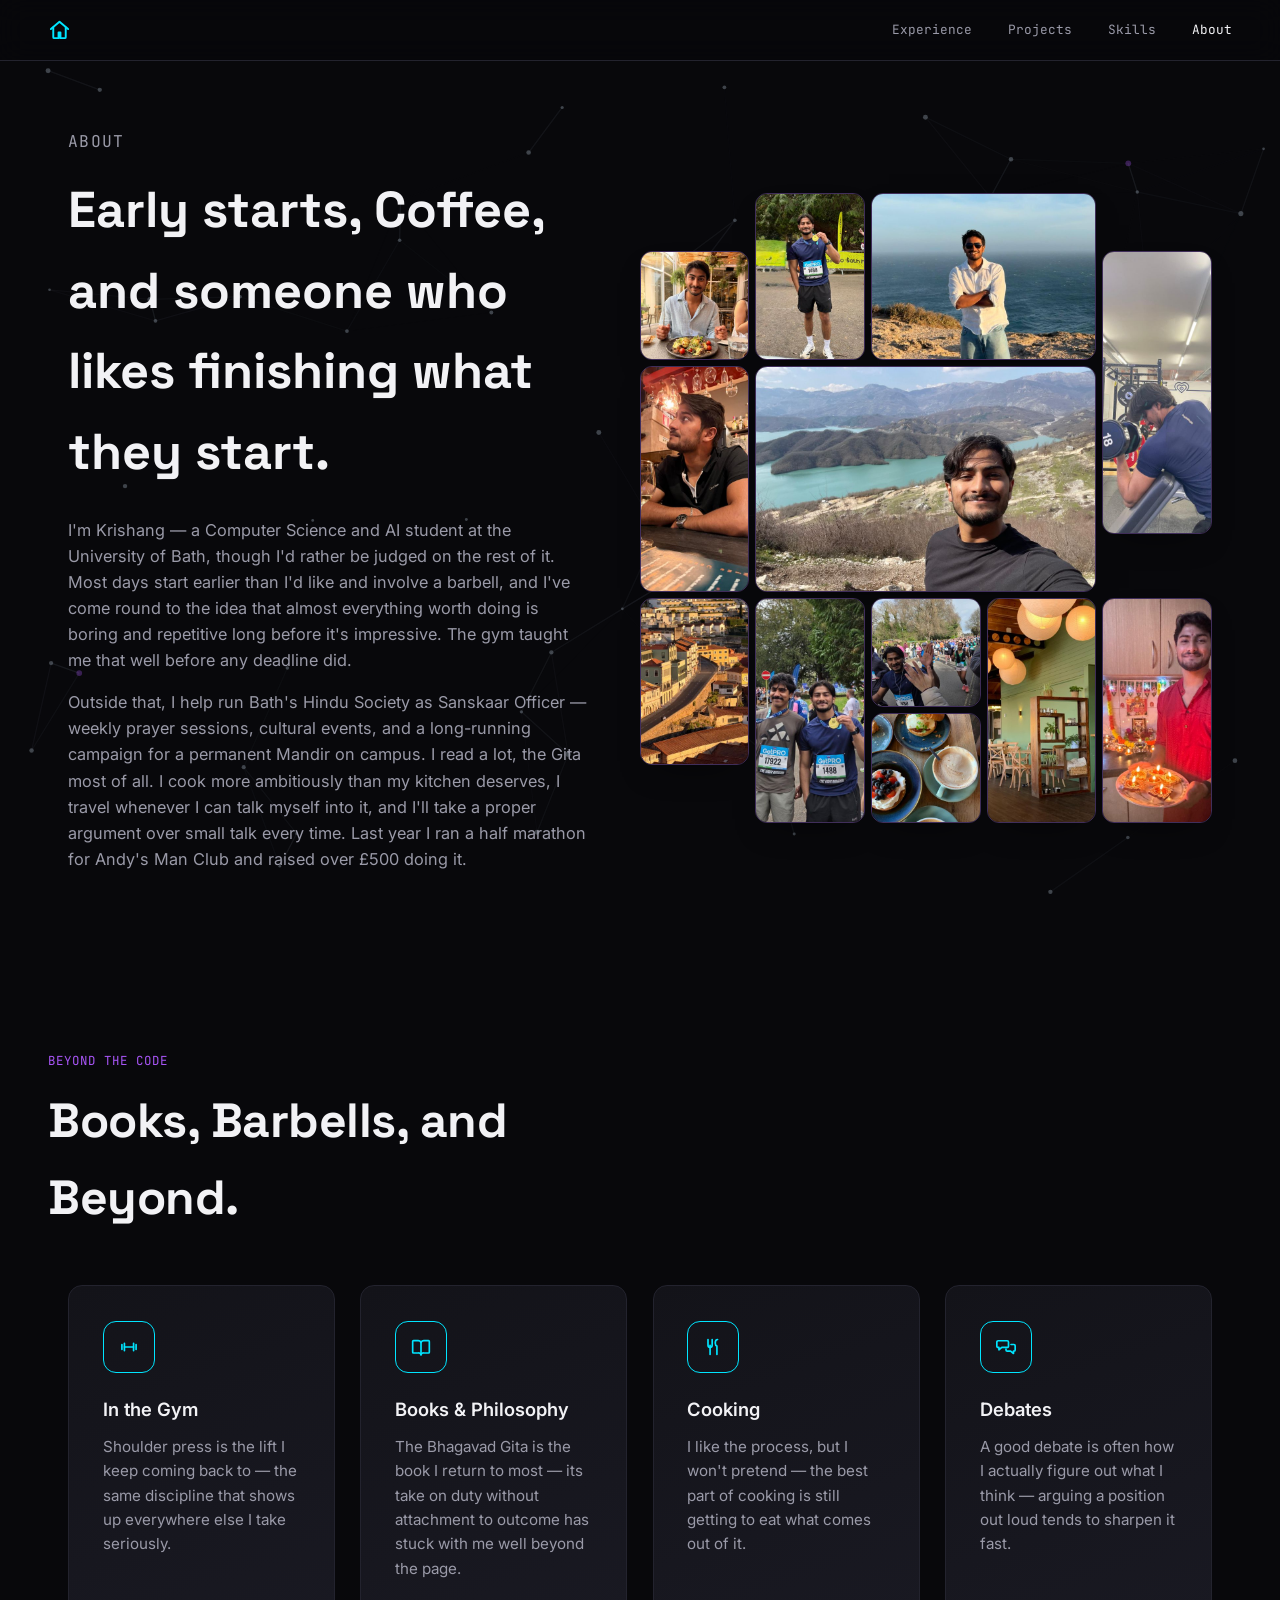
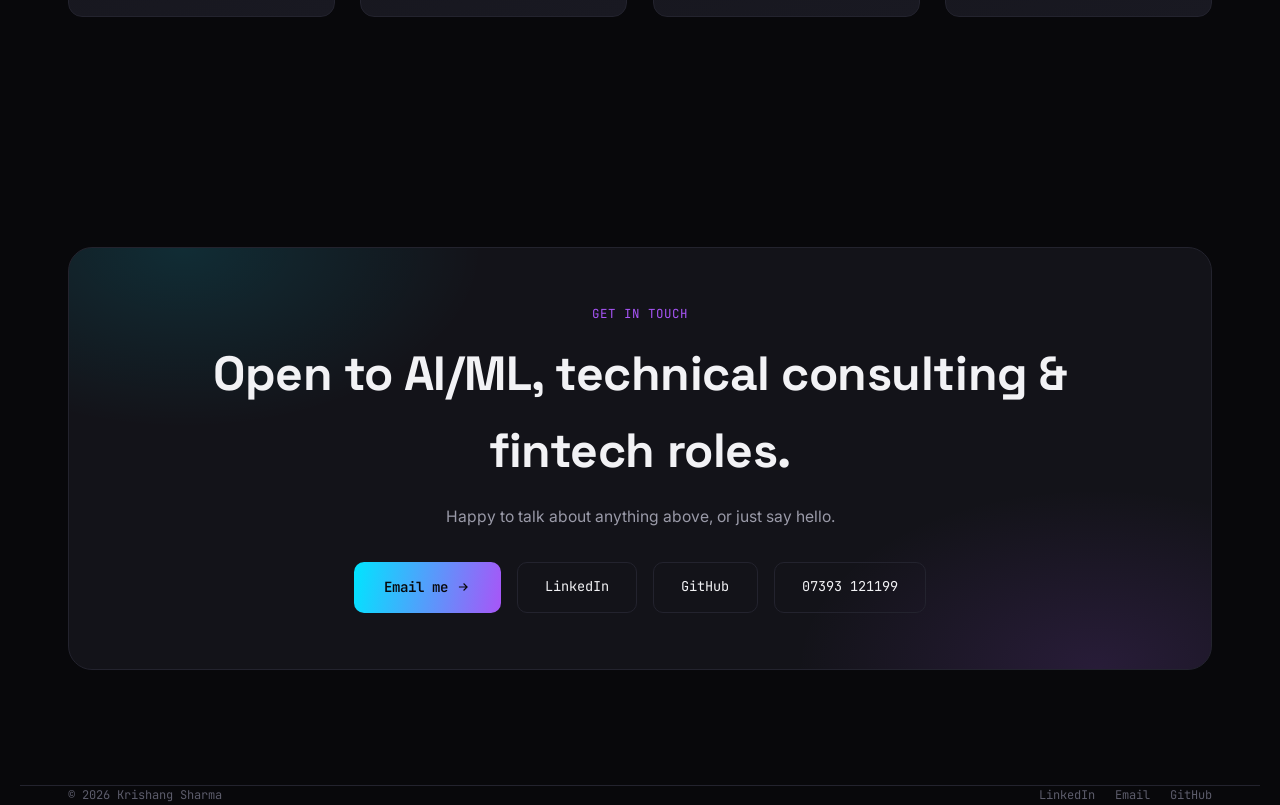
<file: about.html>
<!DOCTYPE html>
<html lang="en">
<head>
<meta charset="UTF-8">
<meta name="viewport" content="width=device-width, initial-scale=1.0">
<title>About — Krishang Sharma</title>
<meta name="description" content="About Krishang Sharma — AI/ML Engineer, University of Bath.">
<link rel="preconnect" href="https://fonts.googleapis.com">
<link rel="preconnect" href="https://fonts.gstatic.com" crossorigin>
<link href="https://fonts.googleapis.com/css2?family=Space+Grotesk:wght@500;700&family=Inter:wght@400;500;600&family=JetBrains+Mono:wght@400;500;600&display=swap" rel="stylesheet">
<link rel="stylesheet" href="styles.css">
</head>
<body>

<canvas class="plexus" aria-hidden="true"></canvas>

<nav class="nav">
  <a class="nav__mark" href="index.html" aria-label="Home"><svg width="23" height="23" viewBox="0 0 24 24" fill="none" stroke="currentColor" stroke-width="2" stroke-linecap="round" stroke-linejoin="round"><path d="M3 11.5 12 4l9 7.5"/><path d="M5.5 9.8V20a1 1 0 0 0 1 1h4.5v-6h2v6H17.5a1 1 0 0 0 1-1V9.8"/></svg></a>
  <div class="nav__links">
    <a href="index.html#experience">Experience</a>
    <a href="index.html#projects">Projects</a>
    <a href="index.html#skills">Skills</a>
    <a href="about.html" class="active">About</a>
  </div>
</nav>

<!-- ============ ABOUT ============ -->
<section class="about-hero">
  <div class="about-hero__grid">

    <div class="about-hero__text">
      <p class="about-hero__eyebrow">About</p>
      <h1 class="about-hero__title reveal">Early starts, Coffee, and someone who likes finishing what they start.</h1>
      <p class="reveal">I&#39;m Krishang &mdash; a Computer Science and AI student at the University of Bath, though I&#39;d rather be judged on the rest of it. Most days start earlier than I&#39;d like and involve a barbell, and I&#39;ve come round to the idea that almost everything worth doing is boring and repetitive long before it&#39;s impressive. The gym taught me that well before any deadline did.</p>
      <p class="reveal">Outside that, I help run Bath&#39;s Hindu Society as Sanskaar Officer &mdash; weekly prayer sessions, cultural events, and a long-running campaign for a permanent Mandir on campus. I read a lot, the Gita most of all. I cook more ambitiously than my kitchen deserves, I travel whenever I can talk myself into it, and I&#39;ll take a proper argument over small talk every time. Last year I ran a half marathon for Andy&#39;s Man Club and raised over &pound;500 doing it.</p>
    </div>

    <!-- Asymmetric bento collage. Tile shapes live in CSS (.ct-a ... .ct-k);
         swapping a photo is a one-line src change. Order here is only source
         order - position comes from the class. -->
    <div class="about-collage reveal" aria-hidden="true">
      <img class="about-collage__tile ct-a" src="assets/collage-1.jpg" alt="" decoding="async">
      <img class="about-collage__tile ct-b" src="assets/collage-2.jpg" alt="" decoding="async">
      <img class="about-collage__tile ct-c" src="assets/collage-3.jpg" alt="" decoding="async">
      <img class="about-collage__tile ct-d" src="assets/collage-4.jpg" alt="" decoding="async">
      <img class="about-collage__tile ct-e" src="assets/collage-5.jpg" alt="" decoding="async">
      <img class="about-collage__tile ct-f" src="assets/collage-6.jpg" alt="" decoding="async">
      <img class="about-collage__tile ct-g" src="assets/collage-7.jpg" alt="" decoding="async">
      <img class="about-collage__tile ct-h" src="assets/collage-8.jpg" alt="" decoding="async">
      <img class="about-collage__tile ct-i" src="assets/collage-9.jpg" alt="" decoding="async">
      <img class="about-collage__tile ct-j" src="assets/collage-10.jpg" alt="" decoding="async">
      <img class="about-collage__tile ct-k" src="assets/collage-11.jpg" alt="" decoding="async">
      <img class="about-collage__tile ct-l" src="assets/collage-12.jpg" alt="" decoding="async">
    </div>

  </div>
</section>

<!-- ============ BEYOND THE CODE ============ -->
<section class="section">
  <div class="section__head reveal">
    <p class="section__eyebrow">Beyond the Code</p>
    <h2 class="section__title">Books, Barbells, and Beyond.</h2>
  </div>
  <div class="wrap">
    <div class="beyond-grid reveal">
      <div class="beyond-card">
        <div class="beyond-card__icon"><svg width="20" height="20" viewBox="0 0 24 24" fill="none" stroke="currentColor" stroke-width="2" stroke-linecap="round" stroke-linejoin="round"><path d="M3.5 9v6M6.5 7.5v9M17.5 7.5v9M20.5 9v6"/><path d="M6.5 12h11"/></svg></div>
        <div class="beyond-card__title">In the Gym</div>
        <div class="beyond-card__desc">Shoulder press is the lift I keep coming back to &mdash; the same discipline that shows up everywhere else I take seriously.</div>
      </div>
      <div class="beyond-card">
        <div class="beyond-card__icon"><svg width="20" height="20" viewBox="0 0 24 24" fill="none" stroke="currentColor" stroke-width="2" stroke-linecap="round" stroke-linejoin="round"><path d="M12 6.6v13.2"/><path d="M3 19.2a1 1 0 0 1-1-1V5.4a1 1 0 0 1 1-1h5.1A3.9 3.9 0 0 1 12 6.6a3.9 3.9 0 0 1 3.9-2.2H21a1 1 0 0 1 1 1v12.8a1 1 0 0 1-1 1h-5.6a3 3 0 0 0-3.4 2.4 3 3 0 0 0-3.4-2.4z"/></svg></div>
        <div class="beyond-card__title">Books &amp; Philosophy</div>
        <div class="beyond-card__desc">The Bhagavad Gita is the book I return to most &mdash; its take on duty without attachment to outcome has stuck with me well beyond the page.</div>
      </div>
      <div class="beyond-card">
        <div class="beyond-card__icon"><svg width="20" height="20" viewBox="0 0 24 24" fill="none" stroke="currentColor" stroke-width="2" stroke-linecap="round" stroke-linejoin="round"><path d="M6 3v7a2.5 2.5 0 0 0 5 0V3"/><path d="M8.5 10v11"/><path d="M17.5 3c-1.7 0-2.8 1.6-2.8 4.2 0 2 .8 3.3 2 3.7V21"/></svg></div>
        <div class="beyond-card__title">Cooking</div>
        <div class="beyond-card__desc">I like the process, but I won&#39;t pretend &mdash; the best part of cooking is still getting to eat what comes out of it.</div>
      </div>
      <div class="beyond-card">
        <div class="beyond-card__icon"><svg width="20" height="20" viewBox="0 0 24 24" fill="none" stroke="currentColor" stroke-width="2" stroke-linecap="round" stroke-linejoin="round"><path d="M2.5 4.5h11a1.5 1.5 0 0 1 1.5 1.5v5a1.5 1.5 0 0 1-1.5 1.5H7l-3.5 2.8V12.5H2.5A1.5 1.5 0 0 1 1 11V6a1.5 1.5 0 0 1 1.5-1.5z"/><path d="M18 9h3.5a1.5 1.5 0 0 1 1.5 1.5v5a1.5 1.5 0 0 1-1.5 1.5H21v2.8L17.5 17h-4a1.5 1.5 0 0 1-1.5-1.5v-1"/></svg></div>
        <div class="beyond-card__title">Debates</div>
        <div class="beyond-card__desc">A good debate is often how I actually figure out what I think &mdash; arguing a position out loud tends to sharpen it fast.</div>
      </div>
    </div>
  </div>

</section>

<!-- ============ CONTACT ============ -->
<section class="section" id="contact">
  <div class="wrap">
    <div class="contact-panel reveal">
      <p class="section__eyebrow" style="justify-content:center; display:flex;">Get in touch</p>
      <h2 class="section__title" style="max-width:none;">Open to AI/ML, technical consulting &amp; fintech roles.</h2>
      <p class="section__desc" style="margin-left:auto; margin-right:auto;">Happy to talk about anything above, or just say hello.</p>
      <div class="contact-links">
        <a class="btn" href="mailto:krishangs468@gmail.com">Email me <svg width="14" height="14" viewBox="0 0 24 24" fill="none" stroke="currentColor" stroke-width="2"><path d="M5 12h14M13 6l6 6-6 6"/></svg></a>
        <a class="btn-outline" href="https://www.linkedin.com/in/krishang-sharma1/" target="_blank" rel="noopener">LinkedIn</a>
        <a class="btn-outline" href="https://github.com/Krrish212" target="_blank" rel="noopener">GitHub</a>
        <a class="btn-outline" href="tel:+447393121199">07393 121199</a>
      </div>
    </div>
  </div>

</section>

<footer class="wrap">
  <div>© 2026 Krishang Sharma</div>
  <div class="social">
    <a href="https://www.linkedin.com/in/krishang-sharma1/" target="_blank" rel="noopener">LinkedIn</a>
    <a href="mailto:krishangs468@gmail.com">Email</a>
    <a href="https://github.com/Krrish212" target="_blank" rel="noopener">GitHub</a>
  </div>
</footer>

<script src="script.js"></script>
</body>
</html>
</file>
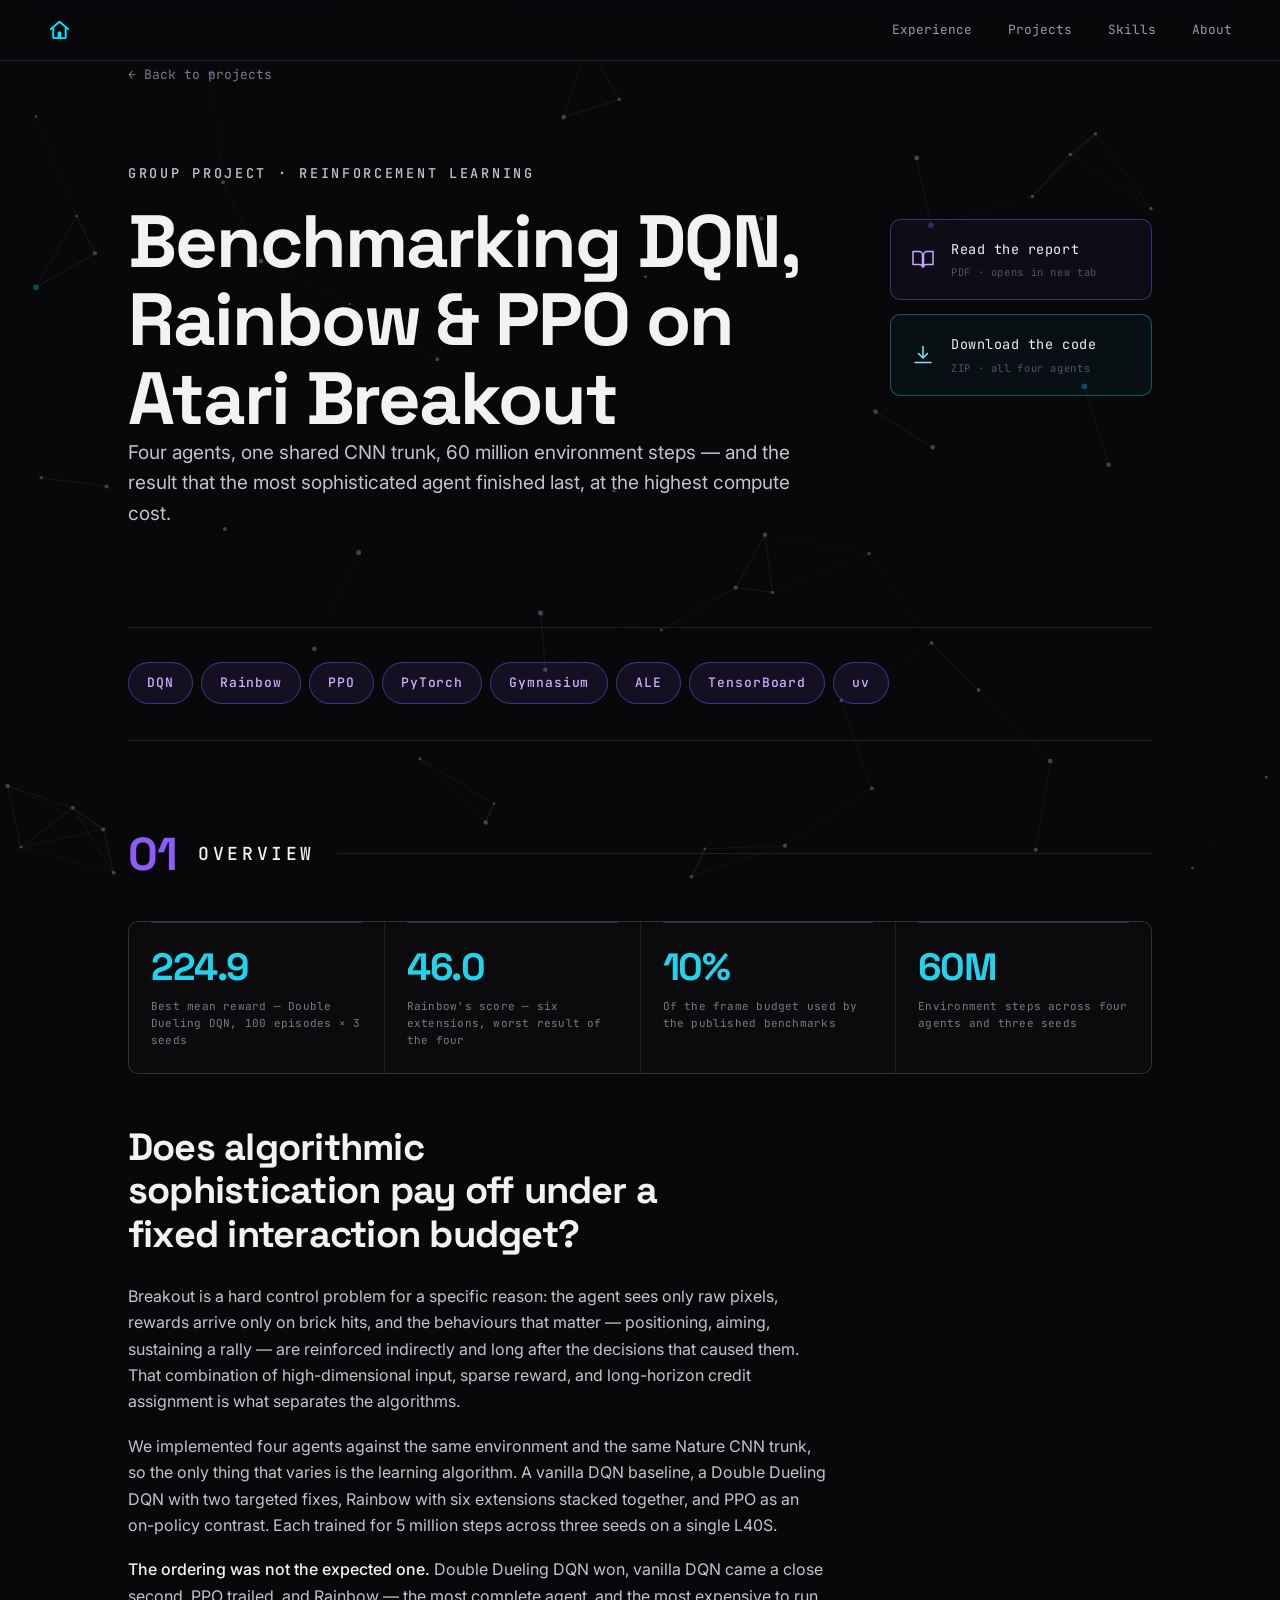
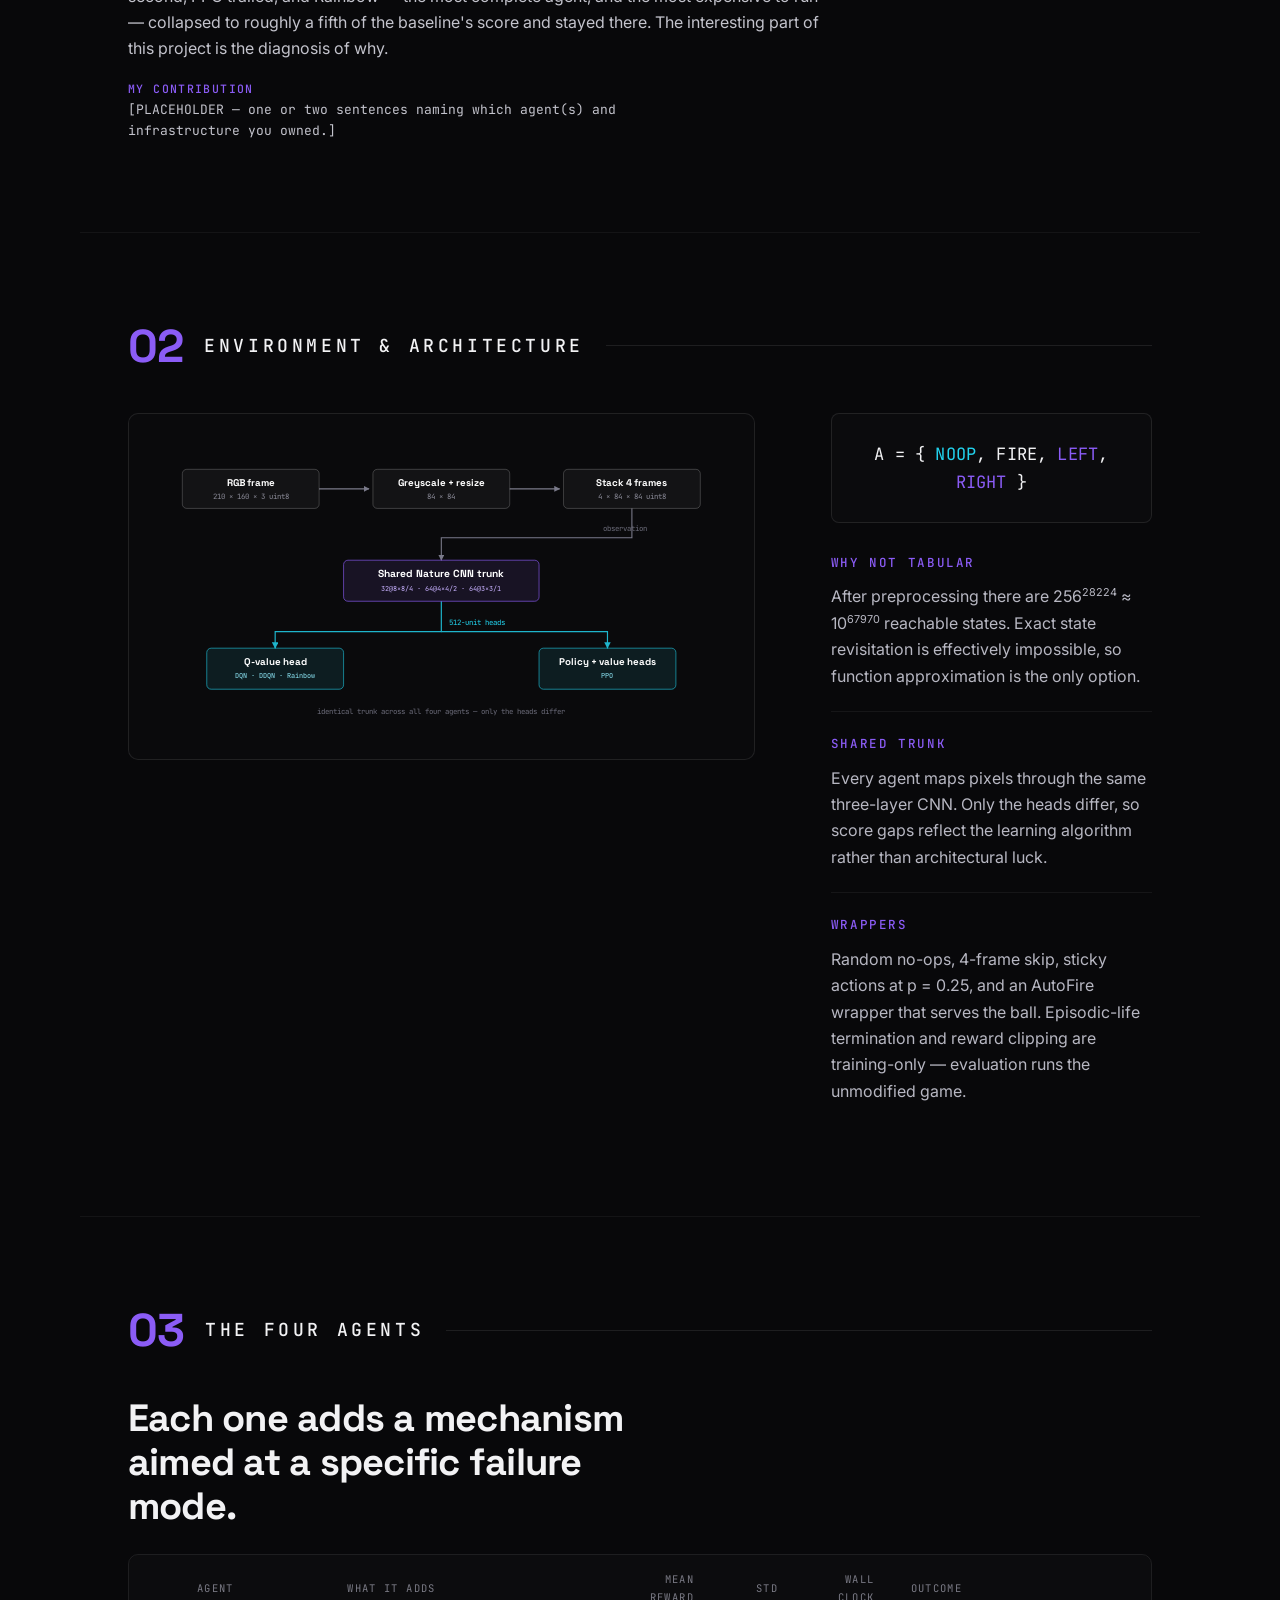
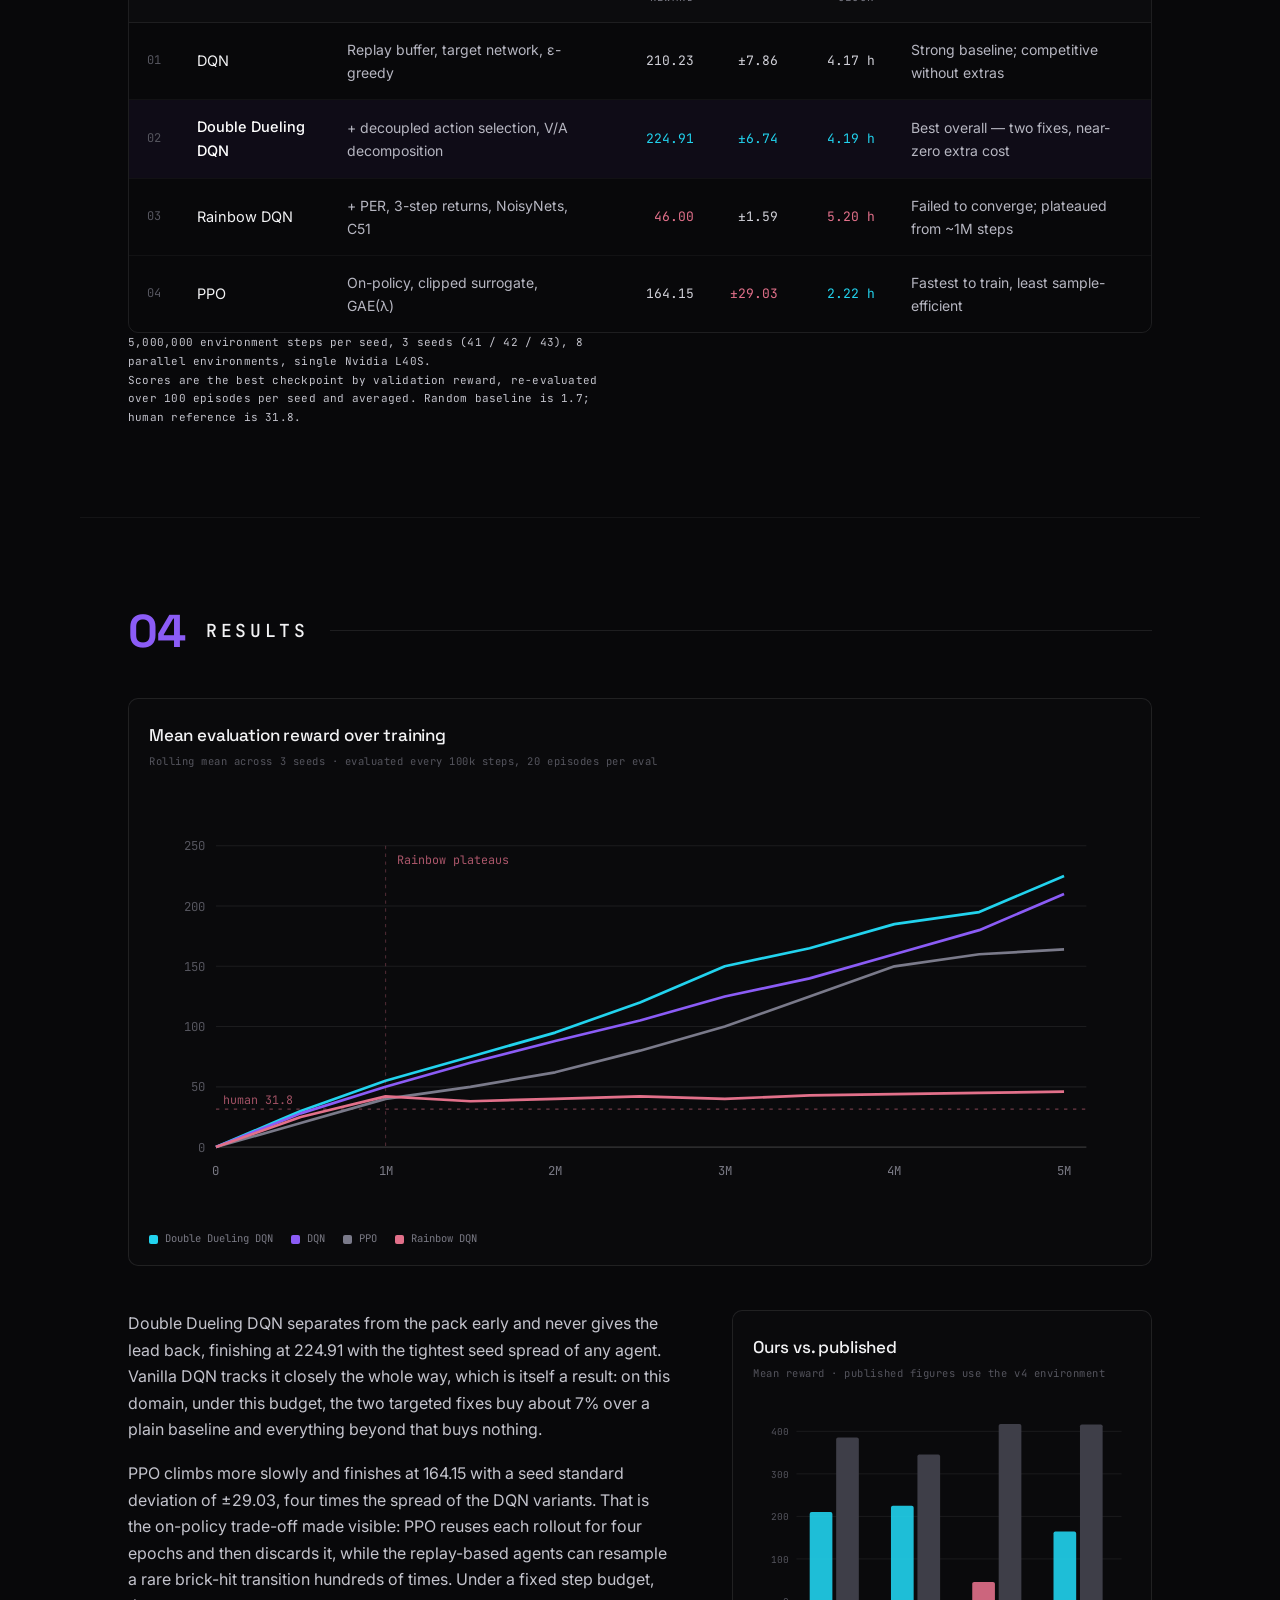
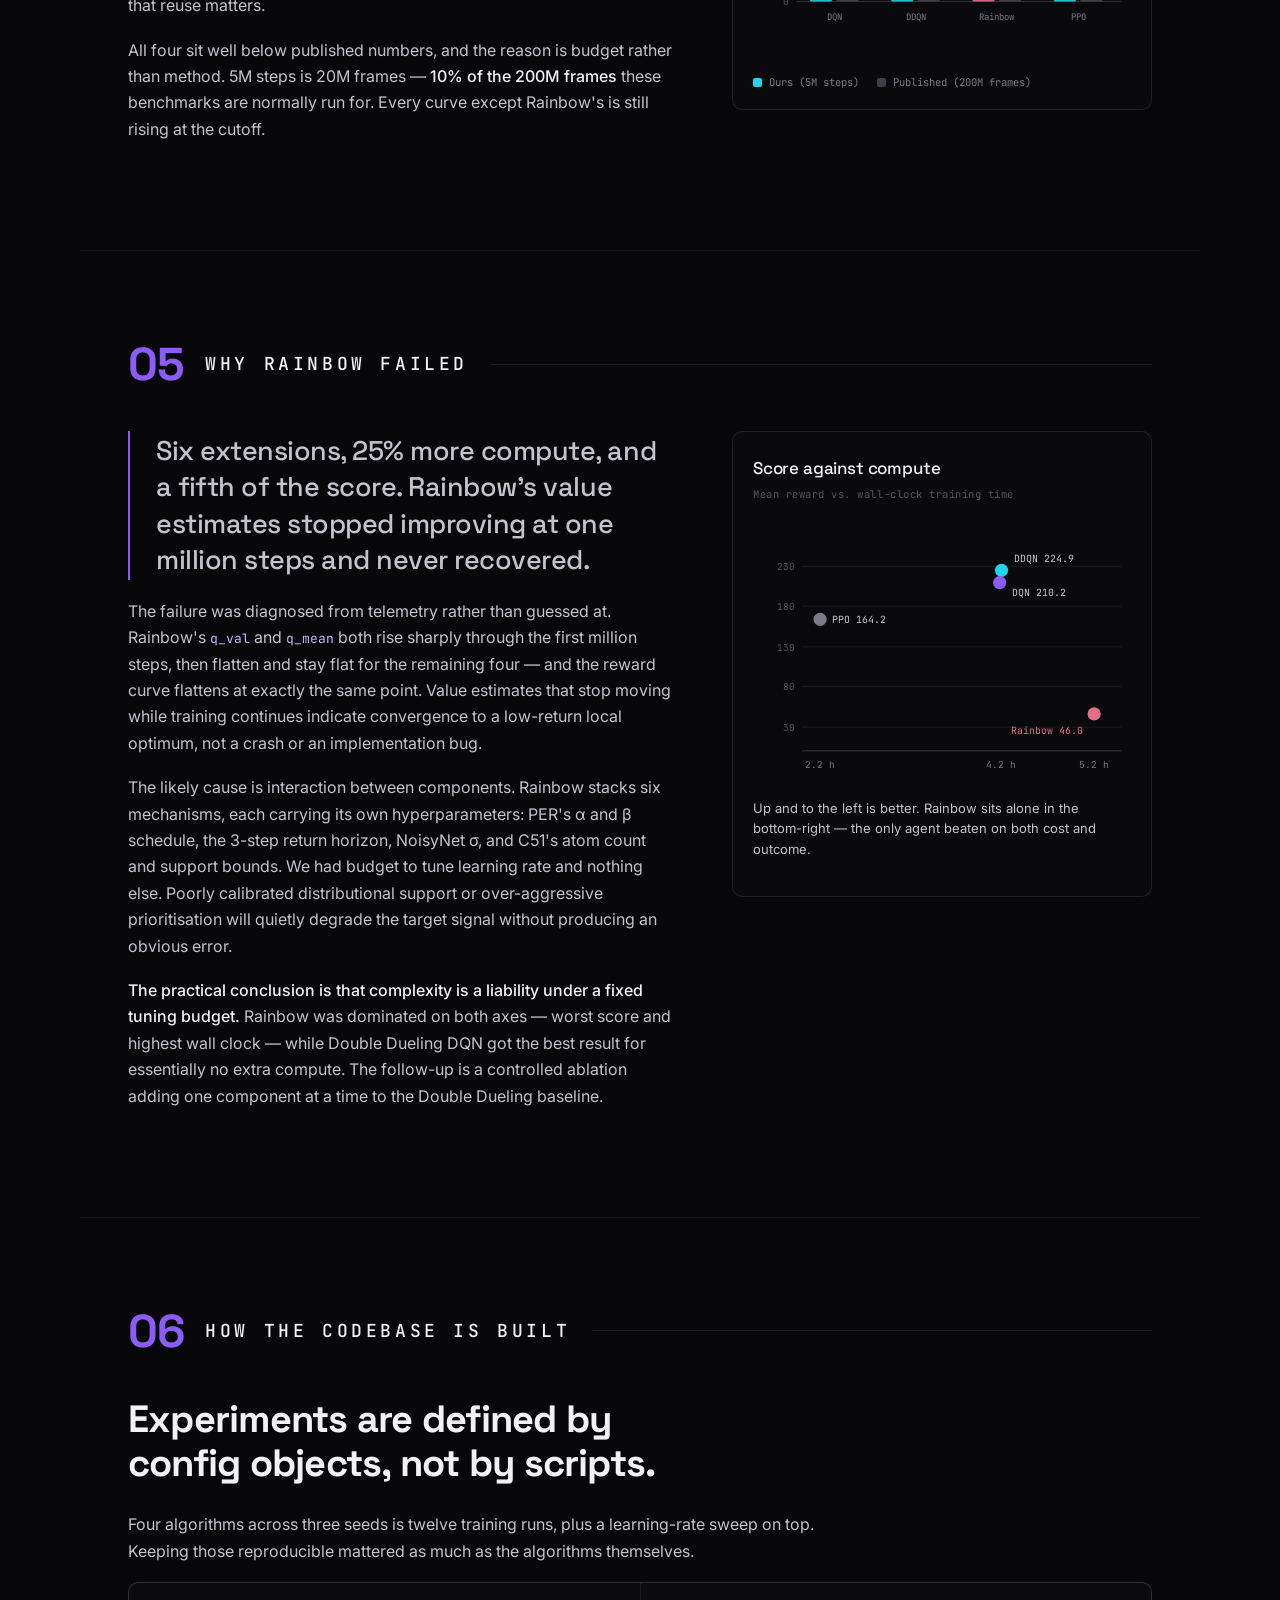
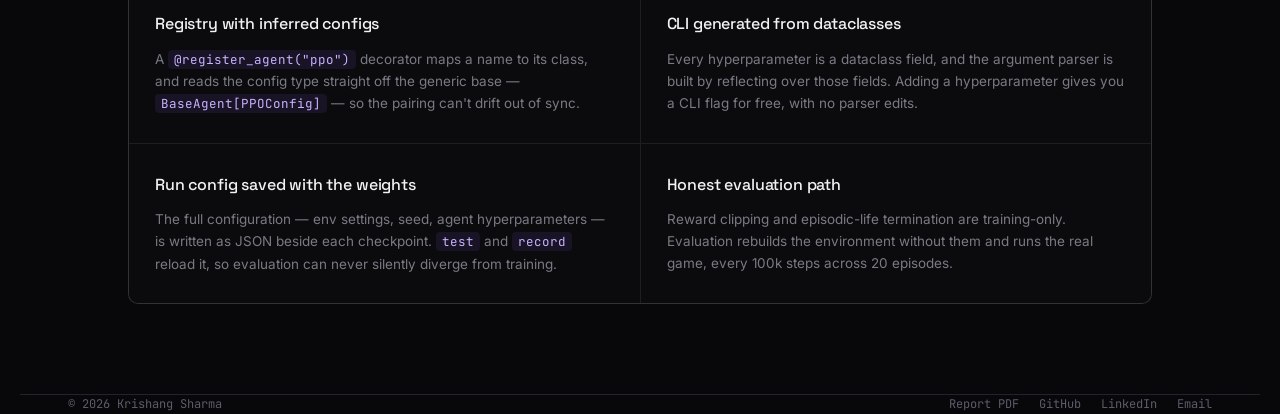
<file: projects/atari-breakout.html>
<!DOCTYPE html>
<html lang="en">
<head>
<meta charset="UTF-8">
<meta name="viewport" content="width=device-width, initial-scale=1.0">
<title>Benchmarking DQN, Rainbow &amp; PPO on Atari Breakout — Krishang Sharma</title>
<meta name="description" content="Four agents, one shared CNN trunk, 60 million environment steps — and the result that the most sophisticated agent finished last, at the highest compute cost.">
<link rel="preconnect" href="https://fonts.googleapis.com">
<link rel="preconnect" href="https://fonts.gstatic.com" crossorigin>
<link href="https://fonts.googleapis.com/css2?family=Space+Grotesk:wght@400;500;700&family=Inter:wght@400;500;600&family=JetBrains+Mono:wght@400;500;600&display=swap" rel="stylesheet">
<link rel="stylesheet" href="../styles.css">
<link rel="stylesheet" href="../case-study.css">
</head>
<body>

<canvas class="plexus" aria-hidden="true"></canvas>

<nav class="nav">
  <a class="nav__mark" href="../index.html" aria-label="Home"><svg width="23" height="23" viewBox="0 0 24 24" fill="none" stroke="currentColor" stroke-width="2" stroke-linecap="round" stroke-linejoin="round"><path d="M3 11.5 12 4l9 7.5"/><path d="M5.5 9.8V20a1 1 0 0 0 1 1h4.5v-6h2v6H17.5a1 1 0 0 0 1-1V9.8"/></svg></a>
  <div class="nav__links">
    <a href="../index.html#experience">Experience</a>
    <a href="../index.html#projects">Projects</a>
    <a href="../index.html#skills">Skills</a>
    <a href="../about.html">About</a>
  </div>
</nav>

<div class="cs">

<!-- ============ HERO ============ -->
<header class="cs-wrap">
  <a class="cs-back" href="../index.html#projects">← Back to projects</a>
  <div class="cs-hero">
    <p class="cs-eyebrow">Group project · Reinforcement Learning</p>

    <div class="cs-herotop">
      <div>
        <h1>Benchmarking DQN, Rainbow &amp; PPO on Atari Breakout</h1>
        <p class="cs-lede">
          Four agents, one shared CNN trunk, 60 million environment steps — and the
          result that the most sophisticated agent finished last, at the highest
          compute cost.
        </p>
      </div>

      <div class="cs-actcol">
        <a class="cs-actcard cs-actcard--v" href="../assets/breakout-rl-report.pdf" target="_blank" rel="noopener">
          <svg width="24" height="24" viewBox="0 0 24 24" fill="none" stroke="#C4A9FF" stroke-width="1.5" stroke-linecap="round" stroke-linejoin="round" aria-hidden="true">
            <path d="M2 4.5h6a3.5 3.5 0 0 1 3.5 3.5v12A3 3 0 0 0 9 17.5H2z"/>
            <path d="M22 4.5h-6A3.5 3.5 0 0 0 12.5 8v12A3 3 0 0 1 15 17.5h7z"/>
          </svg>
          <span>
            <span class="lab">Read the report</span>
            <span class="sub">PDF · opens in new tab</span>
          </span>
        </a>

        <a class="cs-actcard cs-actcard--c" href="../assets/breakout-rl-code.zip" download>
          <svg width="24" height="24" viewBox="0 0 24 24" fill="none" stroke="#7FE6F7" stroke-width="1.5" stroke-linecap="round" stroke-linejoin="round" aria-hidden="true">
            <path d="M12 3.5v11"/>
            <path d="M7.5 10.5 12 15l4.5-4.5"/>
            <path d="M4 19.5h16"/>
          </svg>
          <span>
            <span class="lab">Download the code</span>
            <span class="sub">ZIP · all four agents</span>
          </span>
        </a>
      </div>
    </div>
  </div>

  <div class="cs-band">
    <div class="cs-pills">
      <span class="cs-pill">DQN</span>
      <span class="cs-pill">Rainbow</span>
      <span class="cs-pill">PPO</span>
      <span class="cs-pill">PyTorch</span>
      <span class="cs-pill">Gymnasium</span>
      <span class="cs-pill">ALE</span>
      <span class="cs-pill">TensorBoard</span>
      <span class="cs-pill">uv</span>
    </div>
  </div>
</header>

<!-- ============ 01 OVERVIEW ============ -->
<section class="cs-wrap rv">
  <div class="cs-sechead"><span class="n">01</span><span class="t">Overview</span><span class="rule"></span></div>

  <div class="cs-stats">
    <div class="cs-stat">
      <div class="fig">224.9</div>
      <div class="cap">Best mean reward — Double Dueling DQN, 100 episodes × 3 seeds</div>
    </div>
    <div class="cs-stat">
      <div class="fig">46.0</div>
      <div class="cap">Rainbow's score — six extensions, worst result of the four</div>
    </div>
    <div class="cs-stat">
      <div class="fig">10%</div>
      <div class="cap">Of the frame budget used by the published benchmarks</div>
    </div>
    <div class="cs-stat">
      <div class="fig">60M</div>
      <div class="cap">Environment steps across four agents and three seeds</div>
    </div>
  </div>

  <h2>Does algorithmic sophistication pay off under a fixed interaction budget?</h2>

  <p>
    Breakout is a hard control problem for a specific reason: the agent sees only raw pixels,
    rewards arrive only on brick hits, and the behaviours that matter — positioning, aiming,
    sustaining a rally — are reinforced indirectly and long after the decisions that caused them.
    That combination of high-dimensional input, sparse reward, and long-horizon credit assignment
    is what separates the algorithms.
  </p>
  <p>
    We implemented four agents against the same environment and the same Nature CNN trunk, so the
    only thing that varies is the learning algorithm. A vanilla DQN baseline, a Double Dueling DQN
    with two targeted fixes, Rainbow with six extensions stacked together, and PPO as an on-policy
    contrast. Each trained for 5 million steps across three seeds on a single L40S.
  </p>
  <p>
    <strong>The ordering was not the expected one.</strong> Double Dueling DQN won, vanilla DQN came
    a close second, PPO trailed, and Rainbow — the most complete agent, and the most expensive to
    run — collapsed to roughly a fifth of the baseline's score and stayed there. The interesting
    part of this project is the diagnosis of why.
  </p>

  <!-- TODO: author-supplied. Six-person group project — the contribution line
       must be written by Krishang, not inferred from the report. -->
  <p class="cs-contrib">
    <span class="lab">My contribution</span>
    [PLACEHOLDER — one or two sentences naming which agent(s) and infrastructure you owned.]
  </p>
</section>

<!-- ============ 02 ENVIRONMENT & ARCHITECTURE ============ -->
<section class="cs-wrap rv">
  <div class="cs-sechead"><span class="n">02</span><span class="t">Environment &amp; architecture</span><span class="rule"></span></div>

  <div class="cs-archgrid">
    <div class="cs-diagram">
      <svg viewBox="0 0 1180 600" xmlns="http://www.w3.org/2000/svg" role="img"
           aria-label="Pipeline: a 210 by 160 RGB frame is converted to greyscale and resized to 84 by 84, then four frames are stacked into a 4 by 84 by 84 uint8 tensor. This feeds a shared Nature CNN trunk of three convolutional layers, which splits into a Q-value head for the DQN family and a policy plus value head for PPO.">
        <defs>
          <marker id="ar2" viewBox="0 0 10 10" refX="9" refY="5" markerWidth="5.5" markerHeight="5.5" orient="auto">
            <path d="M0 0 L10 5 L0 10 z" fill="#7A7A8A"/>
          </marker>
          <marker id="arc2" viewBox="0 0 10 10" refX="9" refY="5" markerWidth="5.5" markerHeight="5.5" orient="auto">
            <path d="M0 0 L10 5 L0 10 z" fill="#22D3EE"/>
          </marker>
        </defs>

        <g fill="none" stroke="#7A7A8A" stroke-width="2.2">
          <path d="M340 100 H442" marker-end="url(#ar2)"/>
          <path d="M730 100 H832" marker-end="url(#ar2)"/>
          <path d="M980 140 V200 H590 V246" marker-end="url(#ar2)"/>
        </g>
        <g fill="none" stroke="#22D3EE" stroke-width="2.4" opacity=".85">
          <path d="M590 330 V392 H250 V426" marker-end="url(#arc2)"/>
          <path d="M590 392 H930 V426" marker-end="url(#arc2)"/>
        </g>

        <g stroke-width="2">
          <rect x="60" y="60" width="280" height="80" rx="9" fill="rgba(255,255,255,.035)" stroke="rgba(255,255,255,.20)"/>
          <text x="200" y="94" text-anchor="middle" font-family="Space Grotesk, sans-serif" font-weight="700" font-size="20" fill="#fff">RGB frame</text>
          <text x="200" y="120" text-anchor="middle" font-family="JetBrains Mono, monospace" font-size="15" fill="#8A8A97">210 × 160 × 3  uint8</text>

          <rect x="450" y="60" width="280" height="80" rx="9" fill="rgba(255,255,255,.035)" stroke="rgba(255,255,255,.20)"/>
          <text x="590" y="94" text-anchor="middle" font-family="Space Grotesk, sans-serif" font-weight="700" font-size="20" fill="#fff">Greyscale + resize</text>
          <text x="590" y="120" text-anchor="middle" font-family="JetBrains Mono, monospace" font-size="15" fill="#8A8A97">84 × 84</text>

          <rect x="840" y="60" width="280" height="80" rx="9" fill="rgba(255,255,255,.035)" stroke="rgba(255,255,255,.20)"/>
          <text x="980" y="94" text-anchor="middle" font-family="Space Grotesk, sans-serif" font-weight="700" font-size="20" fill="#fff">Stack 4 frames</text>
          <text x="980" y="120" text-anchor="middle" font-family="JetBrains Mono, monospace" font-size="15" fill="#8A8A97">4 × 84 × 84  uint8</text>

          <rect x="390" y="246" width="400" height="84" rx="9" fill="rgba(139,92,246,.10)" stroke="rgba(139,92,246,.65)"/>
          <text x="590" y="281" text-anchor="middle" font-family="Space Grotesk, sans-serif" font-weight="700" font-size="21" fill="#fff">Shared Nature CNN trunk</text>
          <text x="590" y="308" text-anchor="middle" font-family="JetBrains Mono, monospace" font-size="14" fill="#C9B2FF">32@8×8/4 · 64@4×4/2 · 64@3×3/1</text>

          <rect x="110" y="426" width="280" height="84" rx="9" fill="rgba(34,211,238,.09)" stroke="rgba(34,211,238,.58)"/>
          <text x="250" y="461" text-anchor="middle" font-family="Space Grotesk, sans-serif" font-weight="700" font-size="20" fill="#fff">Q-value head</text>
          <text x="250" y="488" text-anchor="middle" font-family="JetBrains Mono, monospace" font-size="14" fill="#8FEAF9">DQN · DDQN · Rainbow</text>

          <rect x="790" y="426" width="280" height="84" rx="9" fill="rgba(34,211,238,.09)" stroke="rgba(34,211,238,.58)"/>
          <text x="930" y="461" text-anchor="middle" font-family="Space Grotesk, sans-serif" font-weight="700" font-size="20" fill="#fff">Policy + value heads</text>
          <text x="930" y="488" text-anchor="middle" font-family="JetBrains Mono, monospace" font-size="14" fill="#8FEAF9">PPO</text>
        </g>

        <g font-family="JetBrains Mono, monospace" font-size="15" fill="#8A8A97">
          <text x="1010" y="186" text-anchor="end" fill="#6A6A78">observation</text>
          <text x="606" y="378" fill="#22D3EE">512-unit heads</text>
          <text x="590" y="560" text-anchor="middle" fill="#6A6A78">identical trunk across all four agents — only the heads differ</text>
        </g>
      </svg>
    </div>

    <div>
      <div class="cs-eq">A = { <span class="ex">NOOP</span>, FIRE, <span class="dv">LEFT</span>, <span class="dv">RIGHT</span> }</div>
      <ul class="cs-notes">
        <li>
          <b>Why not tabular</b>
          <span>After preprocessing there are 256<sup>28224</sup> ≈ 10<sup>67970</sup> reachable states. Exact state revisitation is effectively impossible, so function approximation is the only option.</span>
        </li>
        <li>
          <b>Shared trunk</b>
          <span>Every agent maps pixels through the same three-layer CNN. Only the heads differ, so score gaps reflect the learning algorithm rather than architectural luck.</span>
        </li>
        <li>
          <b>Wrappers</b>
          <span>Random no-ops, 4-frame skip, sticky actions at p = 0.25, and an AutoFire wrapper that serves the ball. Episodic-life termination and reward clipping are training-only — evaluation runs the unmodified game.</span>
        </li>
      </ul>
    </div>
  </div>
</section>

<!-- ============ 03 THE FOUR AGENTS ============ -->
<section class="cs-wrap rv">
  <div class="cs-sechead"><span class="n">03</span><span class="t">The four agents</span><span class="rule"></span></div>
  <h2>Each one adds a mechanism aimed at a specific failure mode.</h2>

  <div class="cs-tablewrap">
    <table>
      <thead>
        <tr>
          <th></th><th>Agent</th><th>What it adds</th>
          <th class="n">Mean reward</th><th class="n">Std</th><th class="n">Wall clock</th><th>Outcome</th>
        </tr>
      </thead>
      <tbody>
        <tr>
          <td class="idx">01</td><td class="cfg">DQN</td>
          <td>Replay buffer, target network, ε-greedy</td>
          <td class="n">210.23</td><td class="n">±7.86</td><td class="n">4.17 h</td>
          <td>Strong baseline; competitive without extras</td>
        </tr>
        <tr class="win">
          <td class="idx">02</td><td class="cfg">Double Dueling DQN</td>
          <td>+ decoupled action selection, V/A decomposition</td>
          <td class="n">224.91</td><td class="n">±6.74</td><td class="n">4.19 h</td>
          <td>Best overall — two fixes, near-zero extra cost</td>
        </tr>
        <tr>
          <td class="idx">03</td><td class="cfg">Rainbow DQN</td>
          <td>+ PER, 3-step returns, NoisyNets, C51</td>
          <td class="n bad">46.00</td><td class="n">±1.59</td><td class="n bad">5.20 h</td>
          <td>Failed to converge; plateaued from ~1M steps</td>
        </tr>
        <tr>
          <td class="idx">04</td><td class="cfg">PPO</td>
          <td>On-policy, clipped surrogate, GAE(λ)</td>
          <td class="n">164.15</td><td class="n bad">±29.03</td><td class="n good">2.22 h</td>
          <td>Fastest to train, least sample-efficient</td>
        </tr>
      </tbody>
    </table>
  </div>
  <p class="cs-tnote">
    5,000,000 environment steps per seed, 3 seeds (41 / 42 / 43), 8 parallel environments, single Nvidia L40S.<br>
    Scores are the best checkpoint by validation reward, re-evaluated over 100 episodes per seed and averaged. Random baseline is 1.7; human reference is 31.8.
  </p>
</section>

<!-- ============ 04 RESULTS ============ -->
<section class="cs-wrap rv">
  <div class="cs-sechead"><span class="n">04</span><span class="t">Results</span><span class="rule"></span></div>

  <!-- Endpoints (224.91 / 210.23 / 164.15 / 46.00) and the Rainbow plateau at
       ~1M are accurate to the report; intermediate points were eyeballed from
       Figure 1. Substitute real TensorBoard exports into the four `points`
       attributes when they are available — do not re-approximate. -->
  <div class="cs-chartcard cs-chartlead">
    <h3>Mean evaluation reward over training</h3>
    <div class="sub">Rolling mean across 3 seeds · evaluated every 100k steps, 20 episodes per eval</div>
    <svg viewBox="0 0 880 380" xmlns="http://www.w3.org/2000/svg" role="img"
         aria-label="Learning curves over 5 million steps. Double Dueling DQN climbs steadily to about 225, DQN to about 210, PPO to about 164, while Rainbow rises to roughly 45 by 1 million steps and then stays flat for the rest of training.">
      <g stroke="rgba(255,255,255,.07)" stroke-width="1">
        <line x1="60" y1="50"  x2="840" y2="50"/>
        <line x1="60" y1="104" x2="840" y2="104"/>
        <line x1="60" y1="158" x2="840" y2="158"/>
        <line x1="60" y1="212" x2="840" y2="212"/>
        <line x1="60" y1="266" x2="840" y2="266"/>
      </g>
      <line x1="60" y1="320" x2="840" y2="320" stroke="rgba(255,255,255,.18)"/>
      <line x1="60" y1="286" x2="840" y2="286" stroke="#E2708A" stroke-dasharray="3 5" opacity=".45"/>
      <text x="66" y="281" font-family="JetBrains Mono, monospace" font-size="10.5" fill="#E2708A" opacity=".7">human 31.8</text>

      <g font-family="JetBrains Mono, monospace" font-size="11" fill="#55555E" text-anchor="end">
        <text x="50" y="54">250</text><text x="50" y="108">200</text><text x="50" y="162">150</text>
        <text x="50" y="216">100</text><text x="50" y="270">50</text><text x="50" y="324">0</text>
      </g>
      <g font-family="JetBrains Mono, monospace" font-size="11" fill="#7A7A85" text-anchor="middle">
        <text x="60"  y="345">0</text><text x="212" y="345">1M</text><text x="364" y="345">2M</text>
        <text x="516" y="345">3M</text><text x="668" y="345">4M</text><text x="820" y="345">5M</text>
      </g>

      <polyline fill="none" stroke="#22D3EE" stroke-width="2.4" stroke-linejoin="round"
        points="60,320 136,287.6 212,260.6 288,239 364,217.4 440,190.4 516,158 592,141.8 668,120.2 744,109.4 820,77"/>
      <polyline fill="none" stroke="#8B5CF6" stroke-width="2.4" stroke-linejoin="round"
        points="60,320 136,289.8 212,266 288,244.4 364,224.9 440,206.6 516,185 592,168.8 668,147.2 744,125.6 820,93.2"/>
      <polyline fill="none" stroke="#7A7A8A" stroke-width="2.4" stroke-linejoin="round"
        points="60,320 136,298.4 212,276.8 288,266 364,253 440,233.6 516,212 592,185 668,158 744,147.2 820,142.9"/>
      <polyline fill="none" stroke="#E2708A" stroke-width="2.4" stroke-linejoin="round"
        points="60,320 136,293 212,274.6 288,278.9 364,276.8 440,274.6 516,276.8 592,273.6 668,272.5 744,271.4 820,270.3"/>

      <line x1="212" y1="50" x2="212" y2="320" stroke="rgba(226,112,138,.30)" stroke-dasharray="3 4"/>
      <text x="222" y="66" font-family="JetBrains Mono, monospace" font-size="10.5" fill="#E2708A" opacity=".75">Rainbow plateaus</text>
    </svg>
    <div class="cs-legend">
      <span><i style="background:#22D3EE"></i>Double Dueling DQN</span>
      <span><i style="background:#8B5CF6"></i>DQN</span>
      <span><i style="background:#7A7A8A"></i>PPO</span>
      <span><i style="background:#E2708A"></i>Rainbow DQN</span>
    </div>
  </div>

  <div class="cs-findgrid">
    <div>
      <p>
        Double Dueling DQN separates from the pack early and never gives the lead back, finishing at
        224.91 with the tightest seed spread of any agent. Vanilla DQN tracks it closely the whole way,
        which is itself a result: on this domain, under this budget, the two targeted fixes buy about
        7% over a plain baseline and everything beyond that buys nothing.
      </p>
      <p>
        PPO climbs more slowly and finishes at 164.15 with a seed standard deviation of ±29.03, four
        times the spread of the DQN variants. That is the on-policy trade-off made visible: PPO reuses
        each rollout for four epochs and then discards it, while the replay-based agents can resample a
        rare brick-hit transition hundreds of times. Under a fixed step budget, that reuse matters.
      </p>
      <p>
        All four sit well below published numbers, and the reason is budget rather than method.
        5M steps is 20M frames — <strong>10% of the 200M frames</strong> these benchmarks are normally
        run for. Every curve except Rainbow's is still rising at the cutoff.
      </p>
    </div>

    <div class="cs-chartcard">
      <h3>Ours vs. published</h3>
      <div class="sub">Mean reward · published figures use the v4 environment</div>
      <svg viewBox="0 0 400 270" xmlns="http://www.w3.org/2000/svg" role="img"
           aria-label="Grouped bars comparing our scores with published benchmarks: DQN 210 versus 386, Double Dueling DQN 225 versus 345, Rainbow 46 versus 418, PPO 164 versus 416.">
        <g stroke="rgba(255,255,255,.07)" stroke-width="1">
          <line x1="46" y1="30"  x2="390" y2="30"/>
          <line x1="46" y1="75"  x2="390" y2="75"/>
          <line x1="46" y1="120" x2="390" y2="120"/>
          <line x1="46" y1="165" x2="390" y2="165"/>
        </g>
        <line x1="46" y1="210" x2="390" y2="210" stroke="rgba(255,255,255,.18)"/>
        <g font-family="JetBrains Mono, monospace" font-size="10" fill="#55555E" text-anchor="end">
          <text x="38" y="34">400</text><text x="38" y="79">300</text>
          <text x="38" y="124">200</text><text x="38" y="169">100</text><text x="38" y="214">0</text>
        </g>
        <g>
          <rect x="60"  y="115.4" width="24" height="94.6"  fill="#22D3EE" rx="2" opacity=".9"/>
          <rect x="88"  y="36.5"  width="24" height="173.5" fill="#3E3E48" rx="2"/>
          <rect x="146" y="108.8" width="24" height="101.2" fill="#22D3EE" rx="2" opacity=".9"/>
          <rect x="174" y="54.6"  width="24" height="155.4" fill="#3E3E48" rx="2"/>
          <rect x="232" y="189.3" width="24" height="20.7"  fill="#E2708A" rx="2" opacity=".9"/>
          <rect x="260" y="22.1"  width="24" height="187.9" fill="#3E3E48" rx="2"/>
          <rect x="318" y="136.1" width="24" height="73.9"  fill="#22D3EE" rx="2" opacity=".9"/>
          <rect x="346" y="22.7"  width="24" height="187.3" fill="#3E3E48" rx="2"/>
        </g>
        <g font-family="JetBrains Mono, monospace" font-size="9.5" fill="#7A7A85" text-anchor="middle">
          <text x="86"  y="230">DQN</text>
          <text x="172" y="230">DDQN</text>
          <text x="258" y="230">Rainbow</text>
          <text x="344" y="230">PPO</text>
        </g>
      </svg>
      <div class="cs-legend">
        <span><i style="background:#22D3EE"></i>Ours (5M steps)</span>
        <span><i style="background:#3E3E48"></i>Published (200M frames)</span>
      </div>
    </div>
  </div>
</section>

<!-- ============ 05 WHY RAINBOW FAILED ============ -->
<section class="cs-wrap rv">
  <div class="cs-sechead"><span class="n">05</span><span class="t">Why Rainbow failed</span><span class="rule"></span></div>

  <div class="cs-findgrid">
    <div>
      <p class="cs-pull">Six extensions, 25% more compute, and a fifth of the score. Rainbow's value estimates stopped improving at one million steps and never recovered.</p>

      <p>
        The failure was diagnosed from telemetry rather than guessed at. Rainbow's
        <code>q_val</code> and <code>q_mean</code> both rise
        sharply through the first million steps, then flatten and stay flat for the remaining four —
        and the reward curve flattens at exactly the same point. Value estimates that stop moving
        while training continues indicate convergence to a low-return local optimum, not a crash or
        an implementation bug.
      </p>
      <p>
        The likely cause is interaction between components. Rainbow stacks six mechanisms, each
        carrying its own hyperparameters: PER's α and β schedule, the 3-step return horizon, NoisyNet
        σ, and C51's atom count and support bounds. We had budget to tune learning rate and nothing
        else. Poorly calibrated distributional support or over-aggressive prioritisation will quietly
        degrade the target signal without producing an obvious error.
      </p>
      <p>
        <strong>The practical conclusion is that complexity is a liability under a fixed tuning
        budget.</strong> Rainbow was dominated on both axes — worst score and highest wall clock —
        while Double Dueling DQN got the best result for essentially no extra compute. The follow-up
        is a controlled ablation adding one component at a time to the Double Dueling baseline.
      </p>
    </div>

    <div class="cs-chartcard">
      <h3>Score against compute</h3>
      <div class="sub">Mean reward vs. wall-clock training time</div>
      <svg viewBox="0 0 400 290" xmlns="http://www.w3.org/2000/svg" role="img"
           aria-label="Scatter of mean reward against training hours. Double Dueling DQN 4.19 hours at 225, DQN 4.17 hours at 210, PPO 2.22 hours at 164, Rainbow 5.20 hours at 46 — worst on both axes.">
        <g stroke="rgba(255,255,255,.07)" stroke-width="1">
          <line x1="52" y1="45"  x2="390" y2="45"/>
          <line x1="52" y1="87"  x2="390" y2="87"/>
          <line x1="52" y1="130" x2="390" y2="130"/>
          <line x1="52" y1="172" x2="390" y2="172"/>
          <line x1="52" y1="215" x2="390" y2="215"/>
        </g>
        <line x1="52" y1="240" x2="390" y2="240" stroke="rgba(255,255,255,.18)"/>
        <g font-family="JetBrains Mono, monospace" font-size="10" fill="#55555E" text-anchor="end">
          <text x="44" y="49">230</text><text x="44" y="91">180</text><text x="44" y="134">130</text>
          <text x="44" y="176">80</text><text x="44" y="219">30</text>
        </g>
        <g font-family="JetBrains Mono, monospace" font-size="10" fill="#7A7A85" text-anchor="middle">
          <text x="71"  y="258">2.2 h</text>
          <text x="262" y="258">4.2 h</text>
          <text x="361" y="258">5.2 h</text>
        </g>
        <g>
          <circle cx="263" cy="49"  r="7" fill="#22D3EE"/>
          <circle cx="261" cy="62"  r="7" fill="#8B5CF6"/>
          <circle cx="71"  cy="101" r="7" fill="#7A7A8A"/>
          <circle cx="361" cy="201" r="7" fill="#E2708A"/>
        </g>
        <g font-family="JetBrains Mono, monospace" font-size="10.5" fill="#C7C7D2">
          <text x="276" y="40">DDQN  224.9</text>
          <text x="274" y="76">DQN  210.2</text>
          <text x="84"  y="105">PPO  164.2</text>
          <text x="349" y="222" text-anchor="end" fill="#E2708A">Rainbow  46.0</text>
        </g>
      </svg>
      <p class="cs-chartnote">
        Up and to the left is better. Rainbow sits alone in the bottom-right — the only agent beaten
        on both cost and outcome.
      </p>
    </div>
  </div>
</section>

<!-- ============ 06 HOW THE CODEBASE IS BUILT ============ -->
<section class="cs-wrap rv">
  <div class="cs-sechead"><span class="n">06</span><span class="t">How the codebase is built</span><span class="rule"></span></div>
  <h2>Experiments are defined by config objects, not by scripts.</h2>
  <p class="cs-secintro">
    Four algorithms across three seeds is twelve training runs, plus a learning-rate sweep on top.
    Keeping those reproducible mattered as much as the algorithms themselves.
  </p>

  <div class="cs-grid2">
    <div class="cs-gcard">
      <h3>Registry with inferred configs</h3>
      <p>A <code>@register_agent("ppo")</code> decorator maps a name to its class, and reads the config type straight off the generic base — <code>BaseAgent[PPOConfig]</code> — so the pairing can't drift out of sync.</p>
    </div>
    <div class="cs-gcard">
      <h3>CLI generated from dataclasses</h3>
      <p>Every hyperparameter is a dataclass field, and the argument parser is built by reflecting over those fields. Adding a hyperparameter gives you a CLI flag for free, with no parser edits.</p>
    </div>
    <div class="cs-gcard">
      <h3>Run config saved with the weights</h3>
      <p>The full configuration — env settings, seed, agent hyperparameters — is written as JSON beside each checkpoint. <code>test</code> and <code>record</code> reload it, so evaluation can never silently diverge from training.</p>
    </div>
    <div class="cs-gcard">
      <h3>Honest evaluation path</h3>
      <p>Reward clipping and episodic-life termination are training-only. Evaluation rebuilds the environment without them and runs the real game, every 100k steps across 20 episodes.</p>
    </div>
  </div>
</section>

</div>

<footer class="wrap">
  <div>© 2026 Krishang Sharma</div>
  <div class="social">
    <a href="../assets/breakout-rl-report.pdf" target="_blank" rel="noopener">Report PDF</a>
    <a href="https://github.com/Krrish212" target="_blank" rel="noopener">GitHub</a>
    <a href="https://www.linkedin.com/in/krishang-sharma1/" target="_blank" rel="noopener">LinkedIn</a>
    <a href="mailto:krishangs468@gmail.com">Email</a>
  </div>
</footer>

<script src="../script.js"></script>
<script src="../case-study.js"></script>
</body>
</html>
</file>
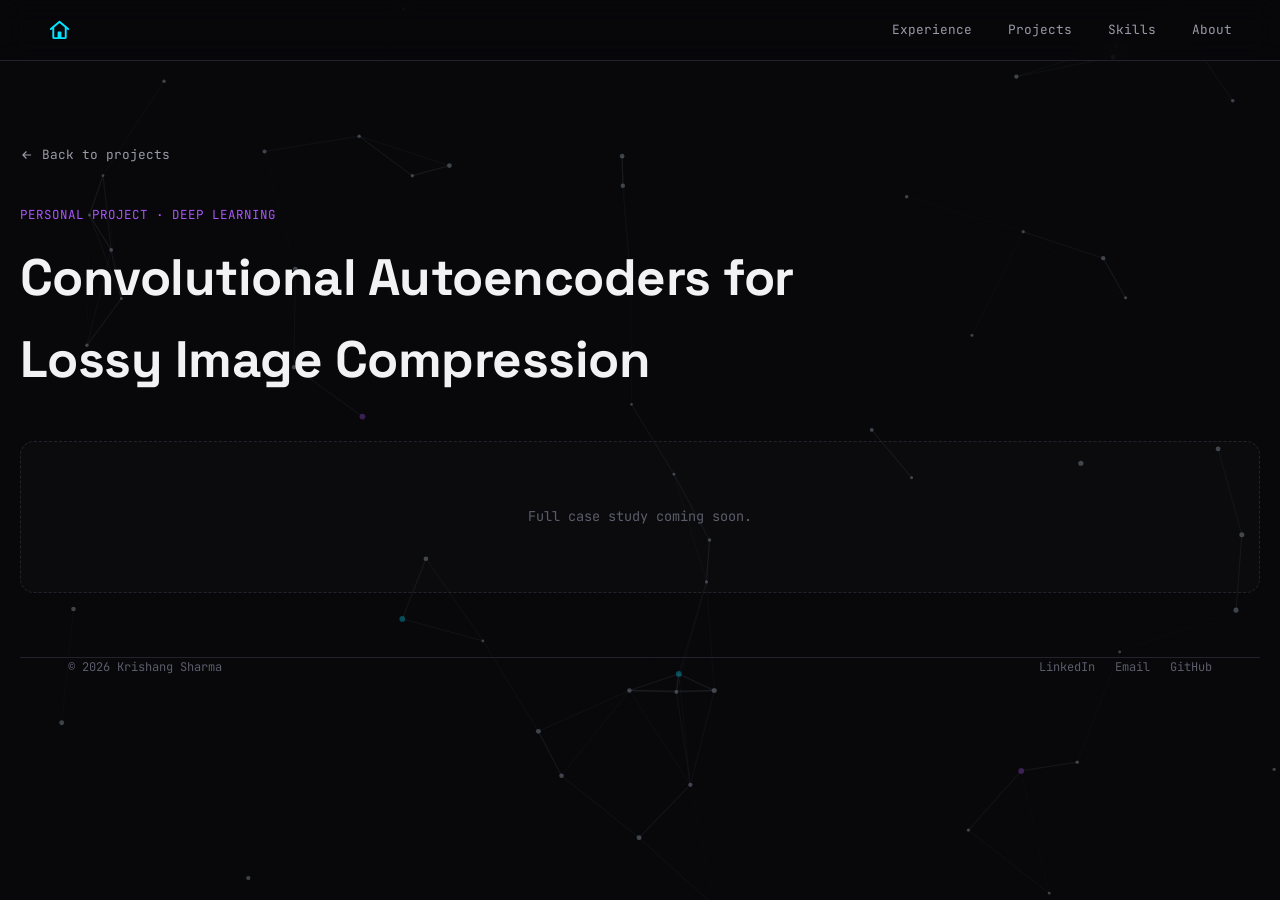
<file: projects/cae.html>
<!DOCTYPE html>
<html lang="en">
<head>
<meta charset="UTF-8">
<meta name="viewport" content="width=device-width, initial-scale=1.0">
<title>Convolutional Autoencoder — Krishang Sharma</title>
<meta name="description" content="Convolutional Autoencoder — a project by Krishang Sharma.">
<link rel="preconnect" href="https://fonts.googleapis.com">
<link rel="preconnect" href="https://fonts.gstatic.com" crossorigin>
<link href="https://fonts.googleapis.com/css2?family=Space+Grotesk:wght@500;700&family=Inter:wght@400;500;600&family=JetBrains+Mono:wght@400;500;600&display=swap" rel="stylesheet">
<link rel="stylesheet" href="../styles.css">
</head>
<body>

<canvas class="plexus" aria-hidden="true"></canvas>

<nav class="nav">
  <a class="nav__mark" href="../index.html" aria-label="Home"><svg width="23" height="23" viewBox="0 0 24 24" fill="none" stroke="currentColor" stroke-width="2" stroke-linecap="round" stroke-linejoin="round"><path d="M3 11.5 12 4l9 7.5"/><path d="M5.5 9.8V20a1 1 0 0 0 1 1h4.5v-6h2v6H17.5a1 1 0 0 0 1-1V9.8"/></svg></a>
  <div class="nav__links">
    <a href="../index.html#experience">Experience</a>
    <a href="../index.html#projects">Projects</a>
    <a href="../index.html#skills">Skills</a>
    <a href="../about.html">About</a>
  </div>
</nav>

<section class="proj-detail wrap">
  <a class="proj-detail__back" href="../index.html#projects"><svg width="14" height="14" viewBox="0 0 24 24" fill="none" stroke="currentColor" stroke-width="2"><path d="M19 12H5M11 18l-6-6 6-6"/></svg> Back to projects</a>
  <p class="proj-detail__eyebrow">Personal Project · Deep Learning</p>
  <h1 class="proj-detail__title">Convolutional Autoencoders for Lossy Image Compression</h1>
  <!-- TODO: project detail content -->
  <div class="proj-detail__placeholder">
    Full case study coming soon.
  </div>
</section>

<footer class="wrap">
  <div>© 2026 Krishang Sharma</div>
  <div class="social">
    <a href="https://www.linkedin.com/in/krishang-sharma1/" target="_blank" rel="noopener">LinkedIn</a>
    <a href="mailto:krishangs468@gmail.com">Email</a>
    <a href="https://github.com/Krrish212" target="_blank" rel="noopener">GitHub</a>
  </div>
</footer>

<script src="../script.js"></script>
</body>
</html>
</file>
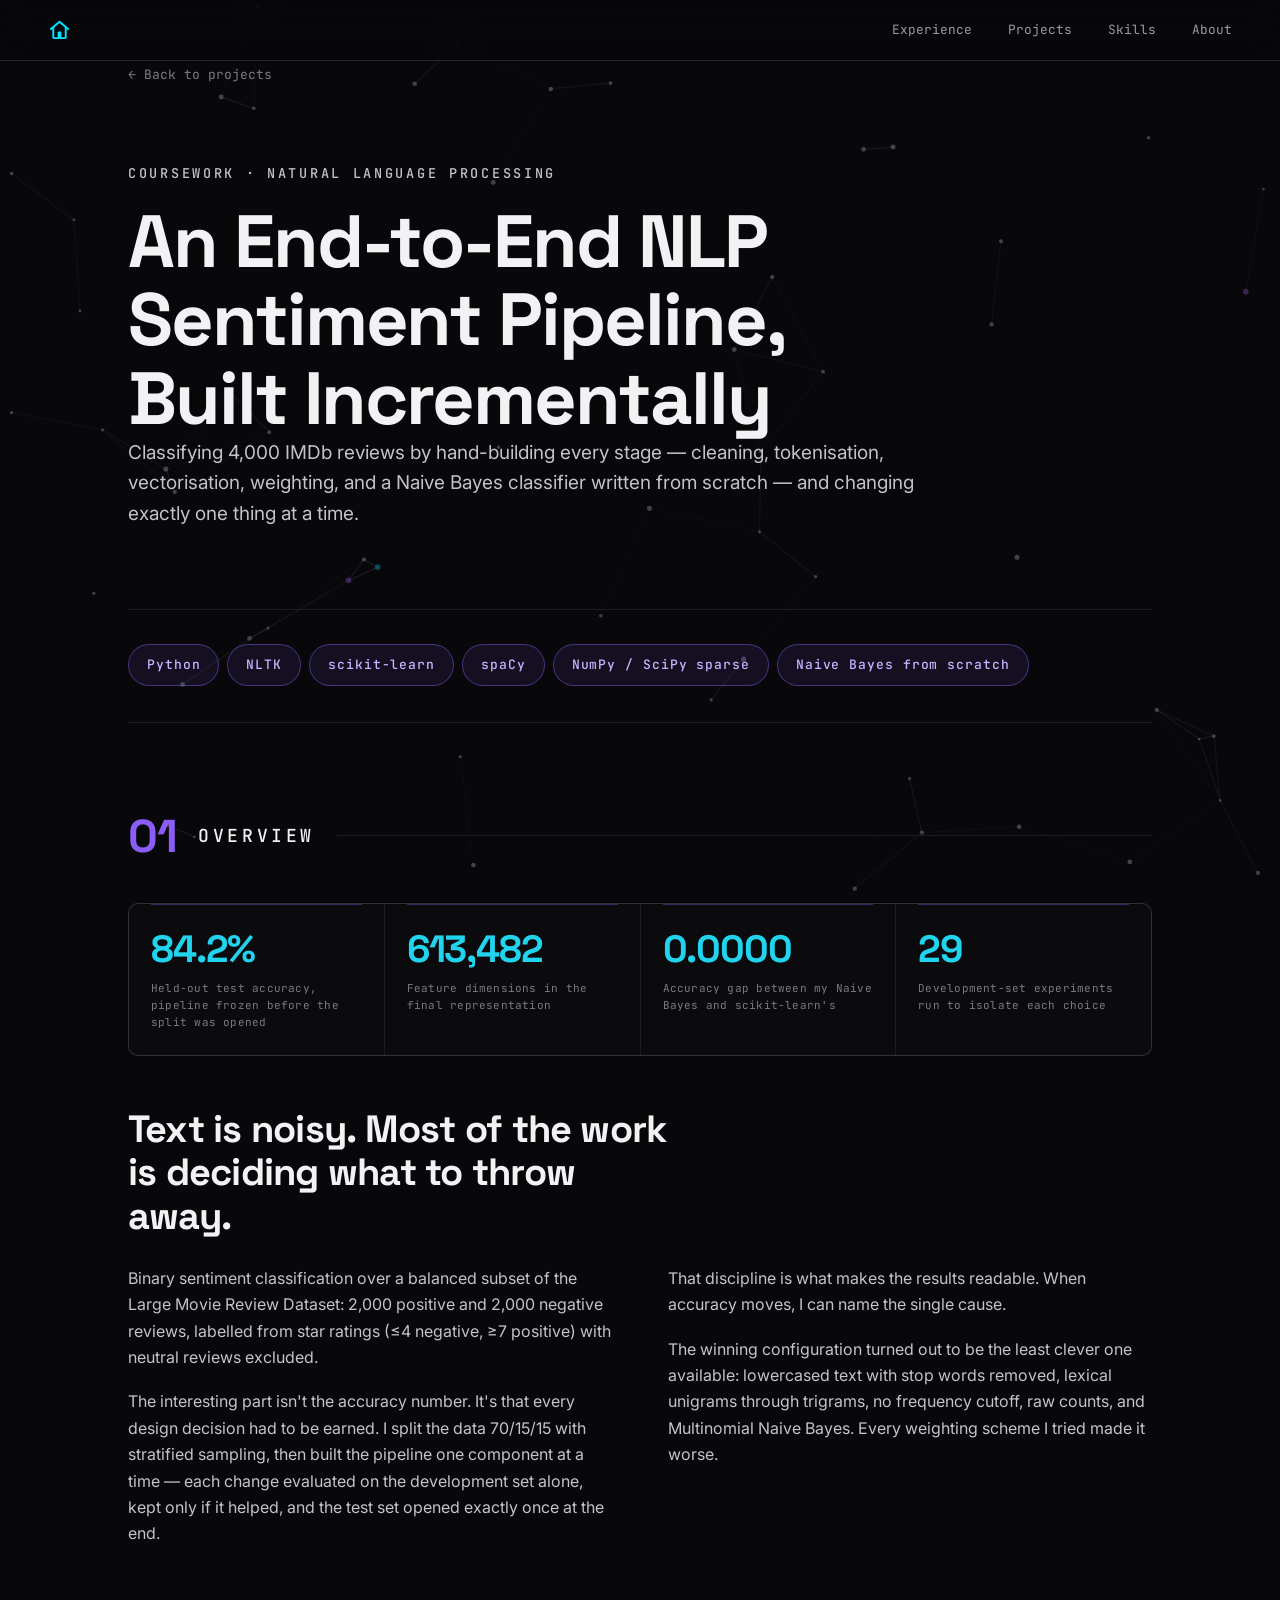
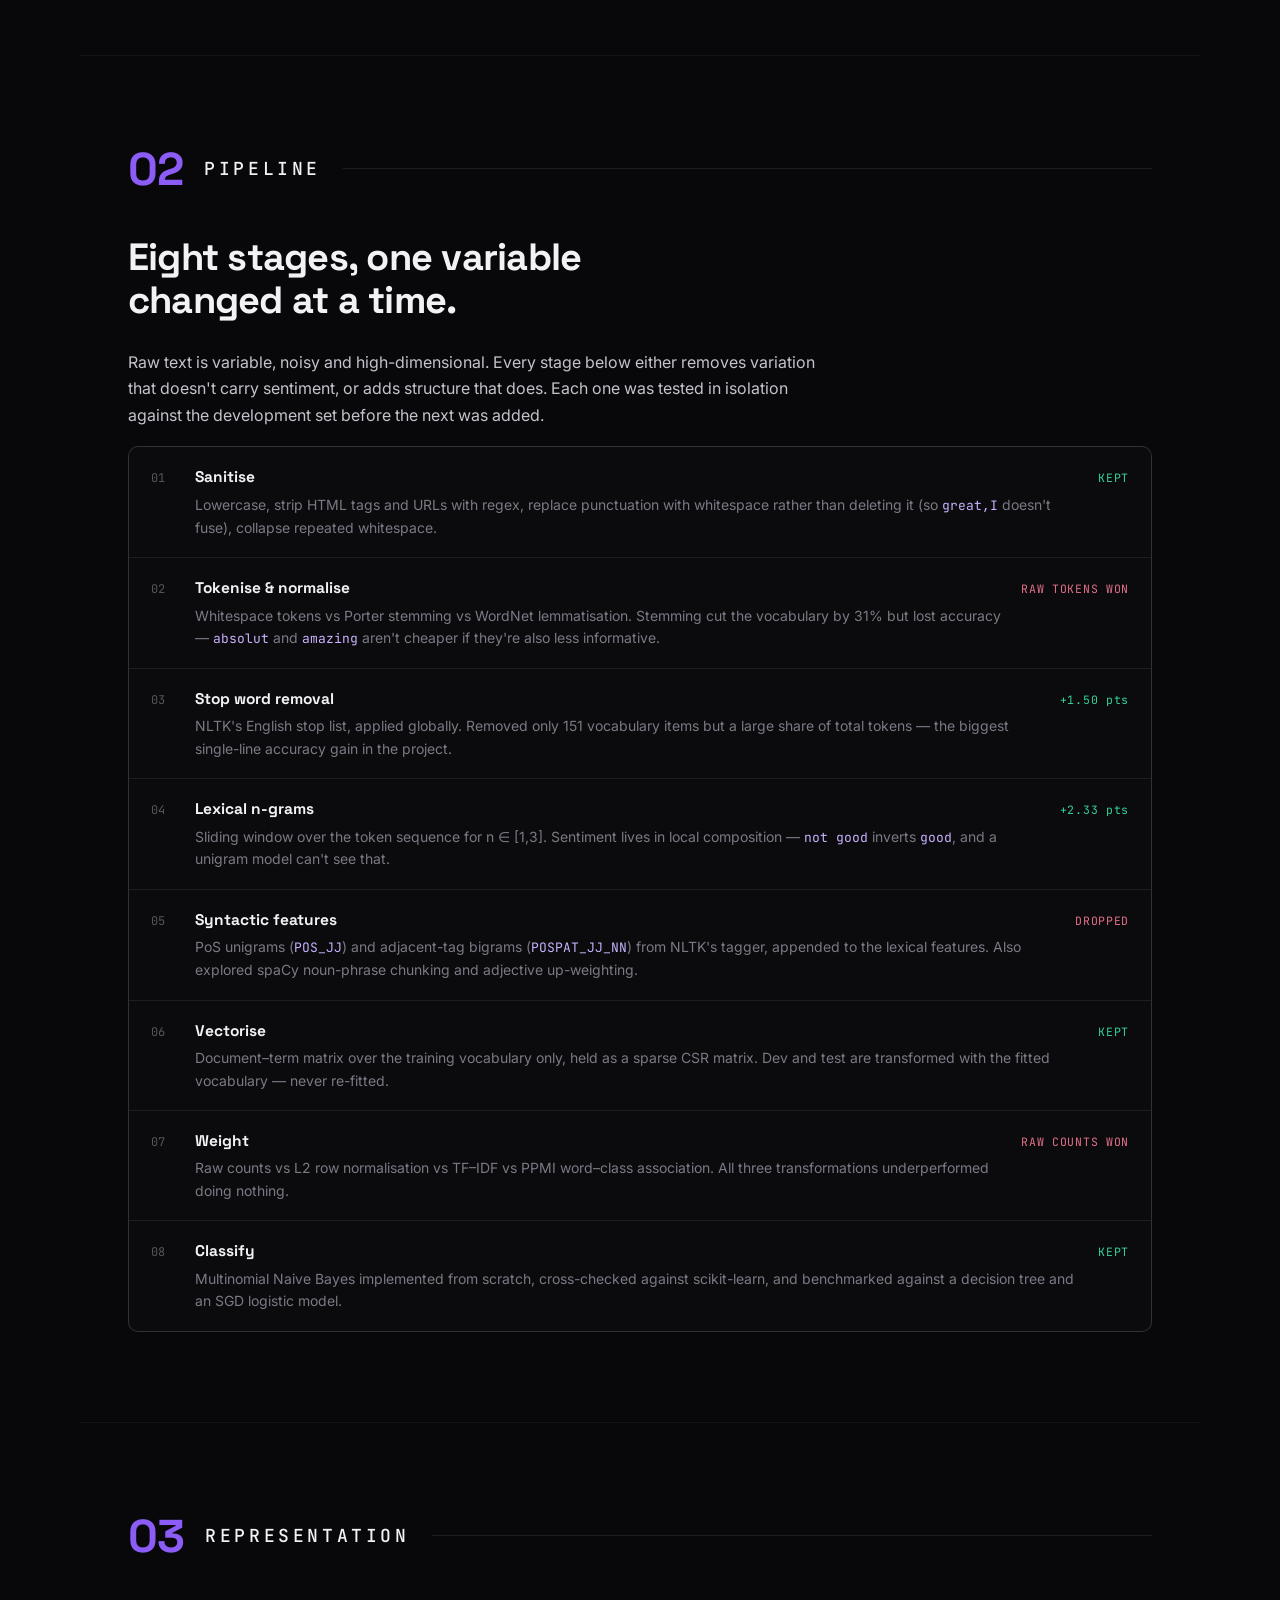
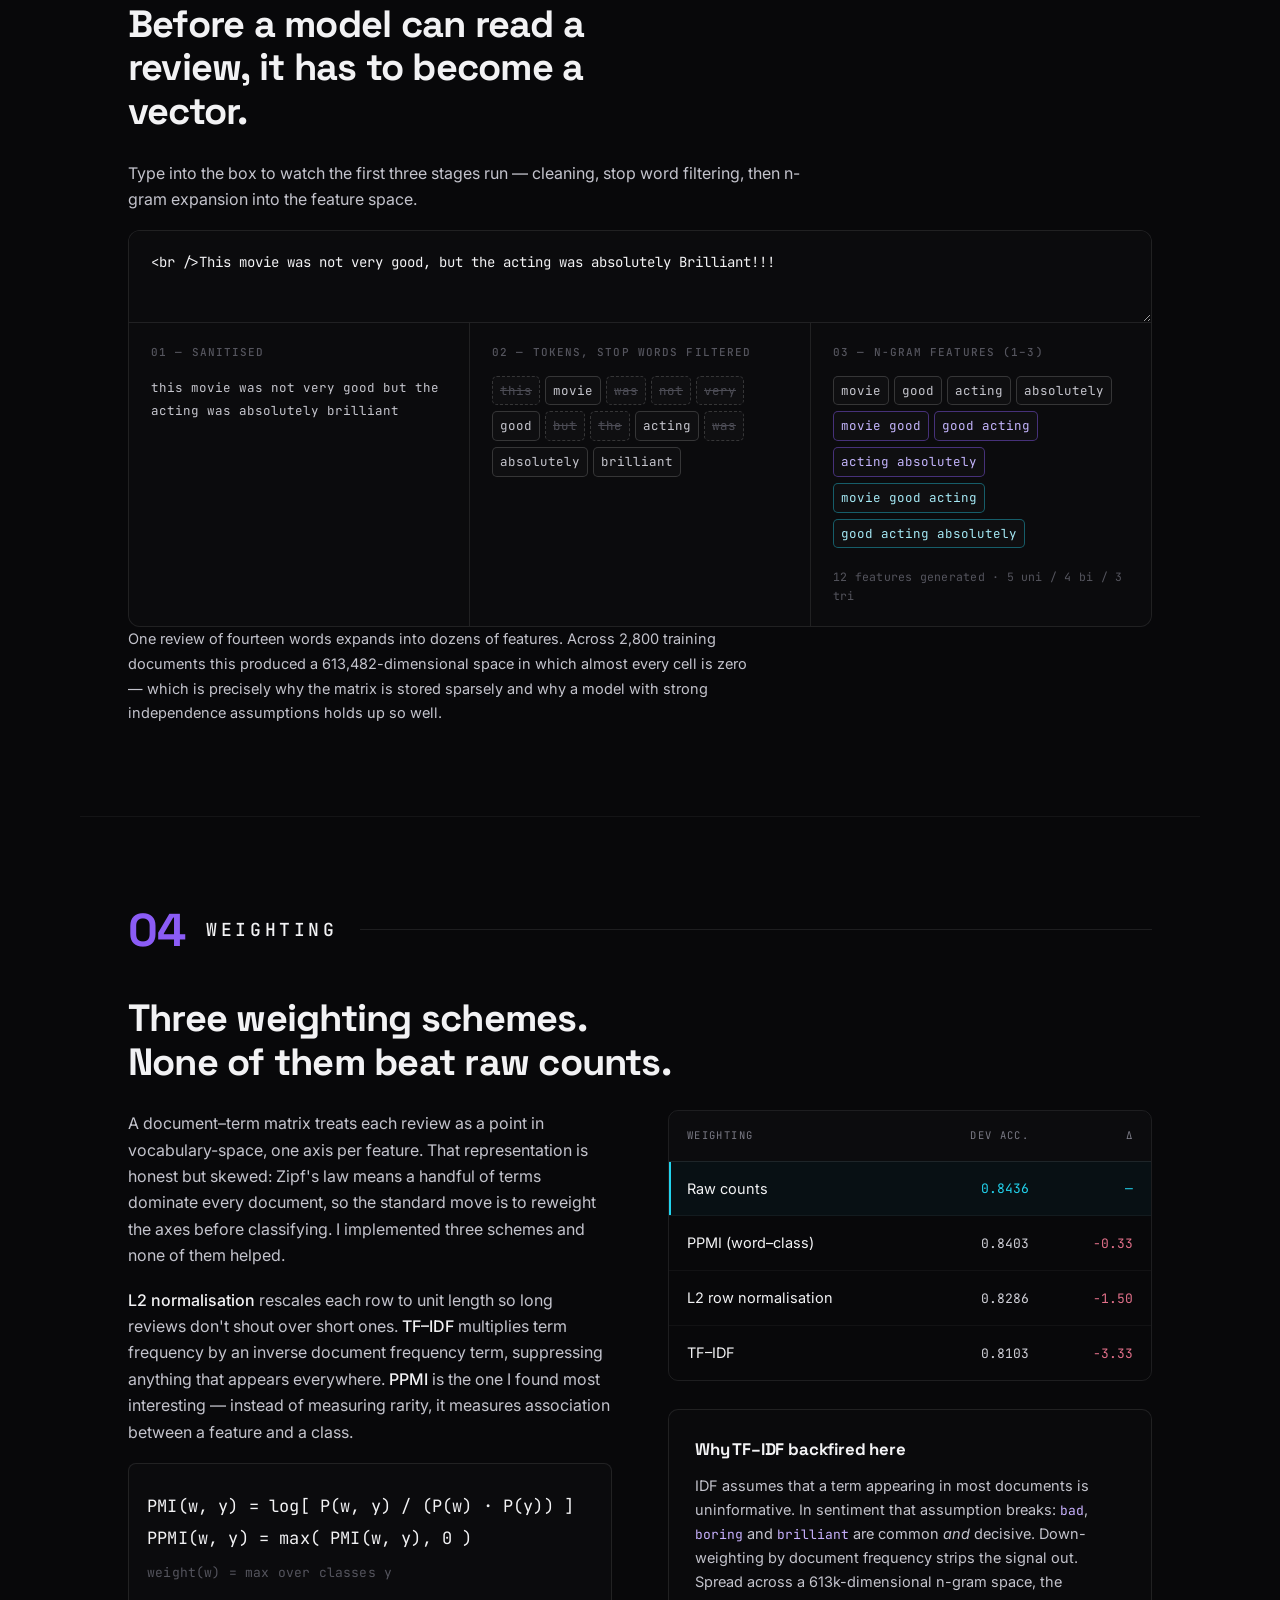
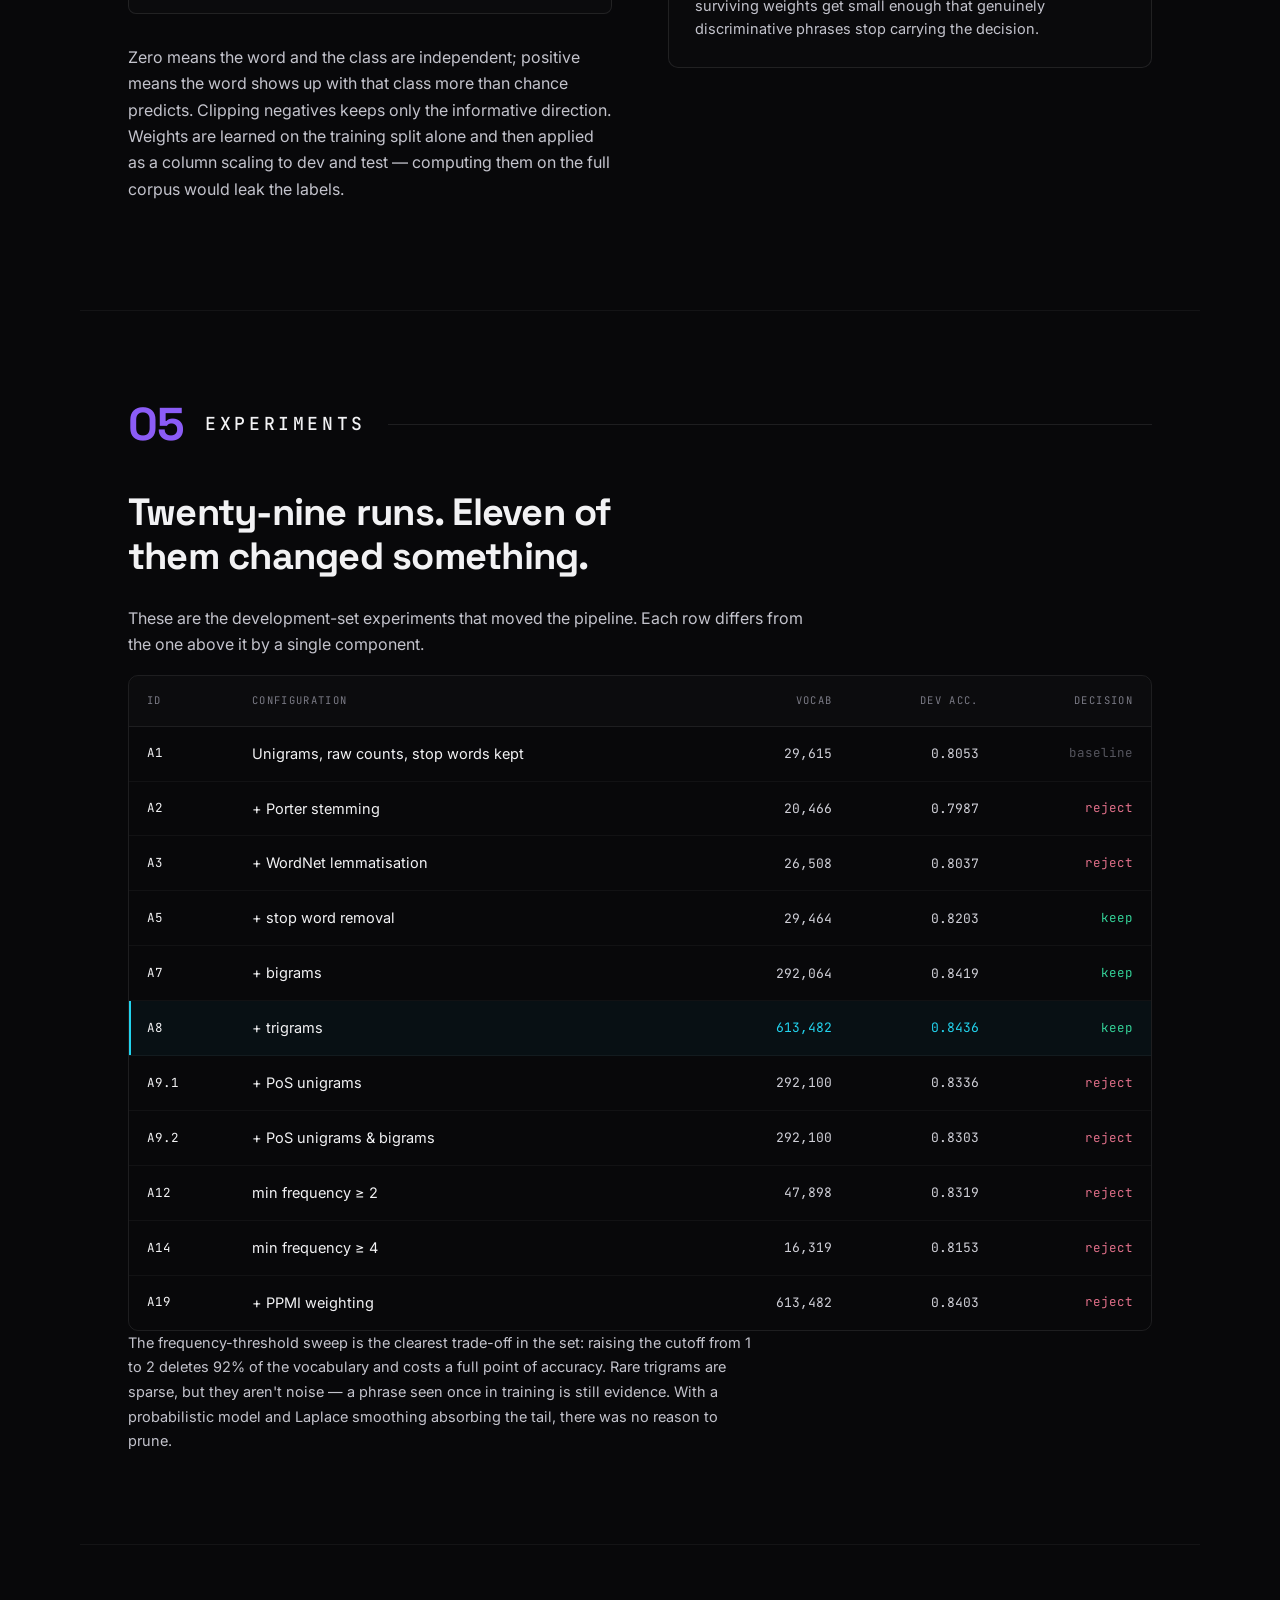
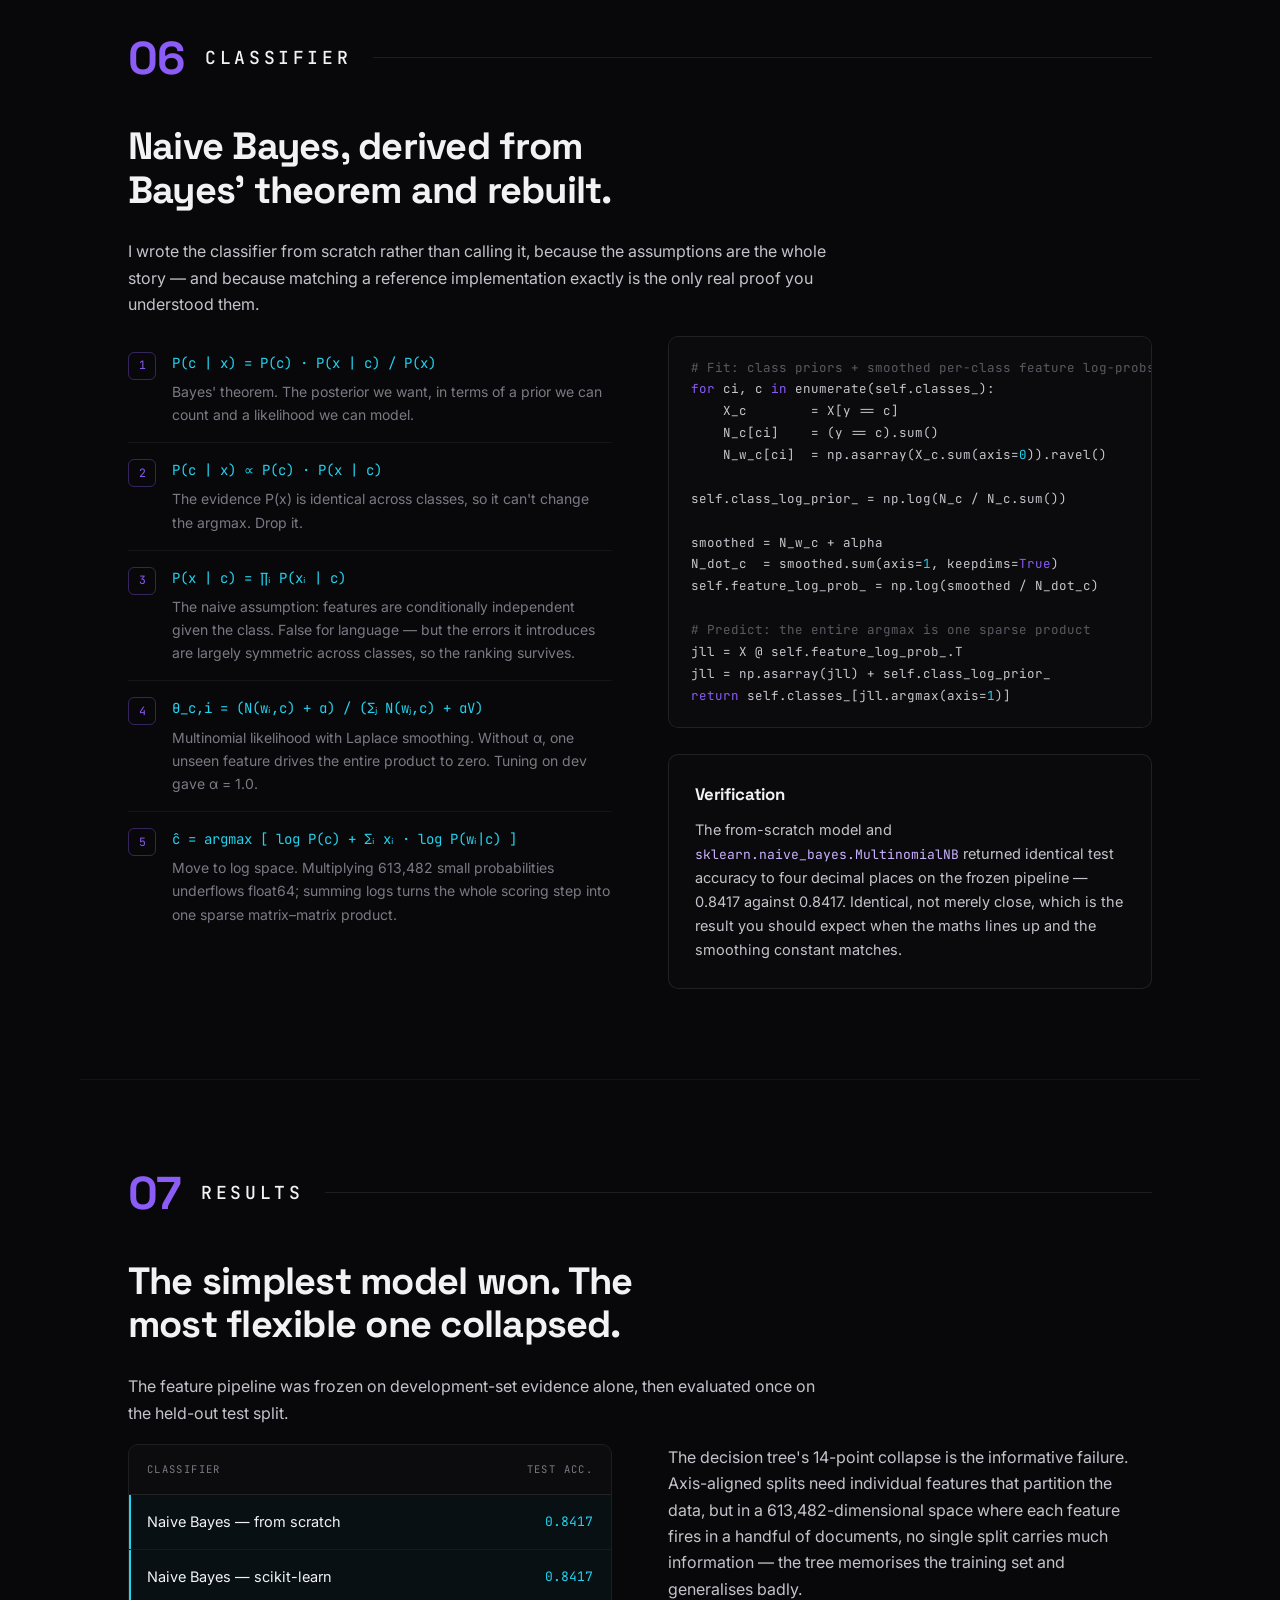
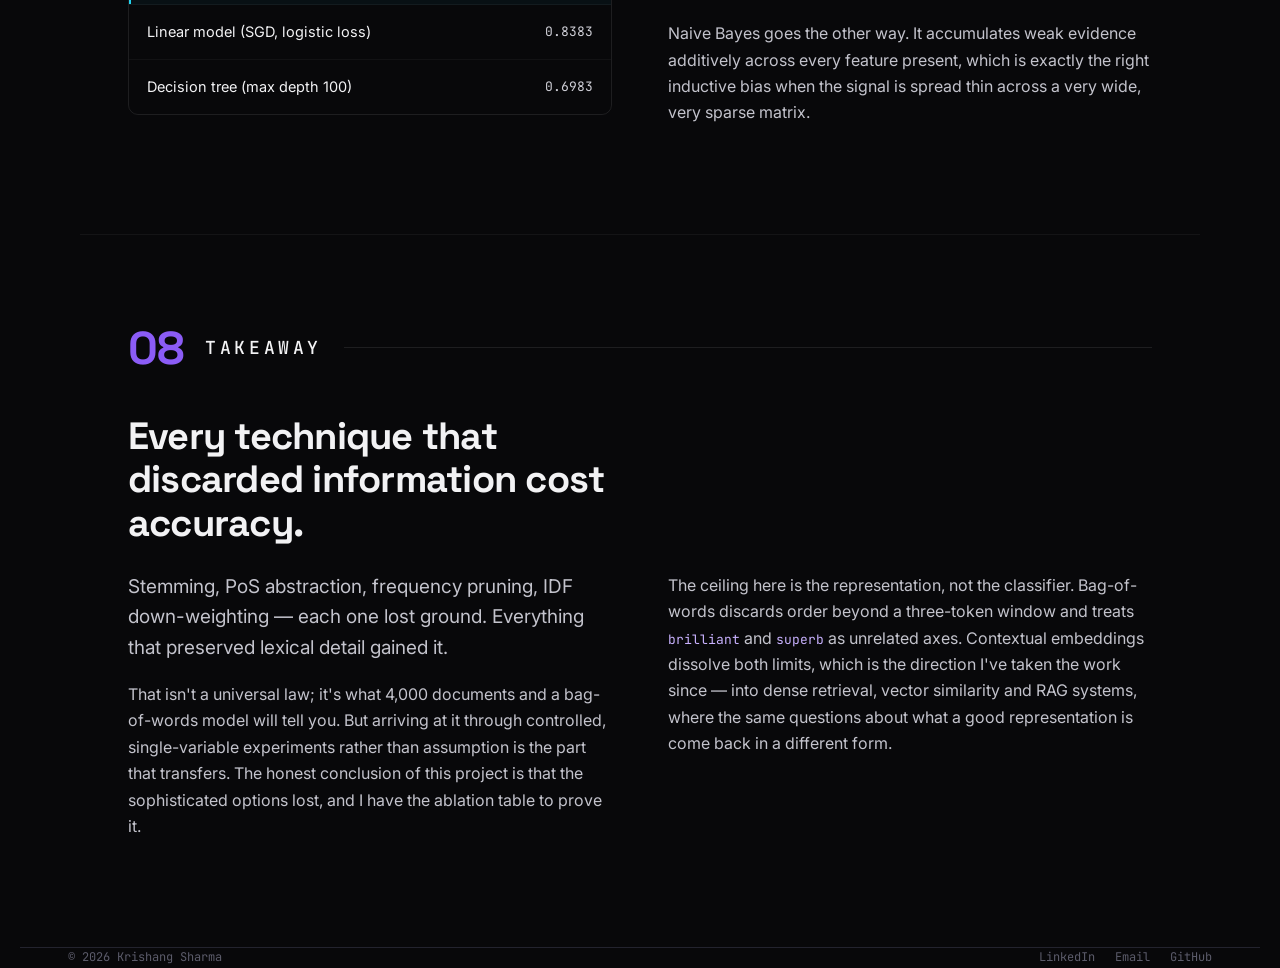
<file: projects/nlp-pipeline.html>
<!DOCTYPE html>
<html lang="en">
<head>
<meta charset="UTF-8">
<meta name="viewport" content="width=device-width, initial-scale=1.0">
<title>An End-to-End NLP Sentiment Pipeline, Built Incrementally — Krishang Sharma</title>
<meta name="description" content="Classifying 4,000 IMDb reviews by hand-building every stage — cleaning, tokenisation, vectorisation, weighting, and a Naive Bayes classifier written from scratch — and changing exactly one thing at a time.">
<link rel="preconnect" href="https://fonts.googleapis.com">
<link rel="preconnect" href="https://fonts.gstatic.com" crossorigin>
<link href="https://fonts.googleapis.com/css2?family=Space+Grotesk:wght@400;500;700&family=Inter:wght@400;500;600&family=JetBrains+Mono:wght@400;500;600&display=swap" rel="stylesheet">
<link rel="stylesheet" href="../styles.css">
<link rel="stylesheet" href="../case-study.css">
<link rel="stylesheet" href="../nlp-case-study.css">
</head>
<body>

<canvas class="plexus" aria-hidden="true"></canvas>

<nav class="nav">
  <a class="nav__mark" href="../index.html" aria-label="Home"><svg width="23" height="23" viewBox="0 0 24 24" fill="none" stroke="currentColor" stroke-width="2" stroke-linecap="round" stroke-linejoin="round"><path d="M3 11.5 12 4l9 7.5"/><path d="M5.5 9.8V20a1 1 0 0 0 1 1h4.5v-6h2v6H17.5a1 1 0 0 0 1-1V9.8"/></svg></a>
  <div class="nav__links">
    <a href="../index.html#experience">Experience</a>
    <a href="../index.html#projects">Projects</a>
    <a href="../index.html#skills">Skills</a>
    <a href="../about.html">About</a>
  </div>
</nav>

<!-- cs--static: this page's only motion is the background canvas and the
     demo responding to typing, so the shared card lift+glow is opted out. -->
<div class="cs cs--static">

<!-- ============ HERO ============ -->
<header class="cs-wrap">
  <a class="cs-back" href="../index.html#projects">← Back to projects</a>
  <div class="cs-hero">
    <p class="cs-eyebrow">Coursework · Natural Language Processing</p>
    <h1>An End-to-End NLP Sentiment Pipeline, Built Incrementally</h1>
    <p class="cs-lede">
      Classifying 4,000 IMDb reviews by hand-building every stage — cleaning,
      tokenisation, vectorisation, weighting, and a Naive Bayes classifier written
      from scratch — and changing exactly one thing at a time.
    </p>
  </div>

  <div class="cs-band">
    <div class="cs-pills">
      <span class="cs-pill">Python</span>
      <span class="cs-pill">NLTK</span>
      <span class="cs-pill">scikit-learn</span>
      <span class="cs-pill">spaCy</span>
      <span class="cs-pill">NumPy / SciPy sparse</span>
      <span class="cs-pill">Naive Bayes from scratch</span>
    </div>
  </div>
</header>

<!-- ============ 01 OVERVIEW ============ -->
<section class="cs-wrap">
  <div class="cs-sechead"><span class="n">01</span><span class="t">Overview</span><span class="rule"></span></div>

  <div class="cs-stats">
    <div class="cs-stat">
      <div class="fig">84.2%</div>
      <div class="cap">Held-out test accuracy, pipeline frozen before the split was opened</div>
    </div>
    <div class="cs-stat">
      <div class="fig">613,482</div>
      <div class="cap">Feature dimensions in the final representation</div>
    </div>
    <div class="cs-stat">
      <div class="fig">0.0000</div>
      <div class="cap">Accuracy gap between my Naive Bayes and scikit-learn's</div>
    </div>
    <div class="cs-stat">
      <div class="fig">29</div>
      <div class="cap">Development-set experiments run to isolate each choice</div>
    </div>
  </div>

  <h2>Text is noisy. Most of the work is deciding what to throw away.</h2>

  <div class="cs-two">
    <div>
      <p>
        Binary sentiment classification over a balanced subset of the Large Movie Review
        Dataset: 2,000 positive and 2,000 negative reviews, labelled from star ratings
        (≤4 negative, ≥7 positive) with neutral reviews excluded.
      </p>
      <p>
        The interesting part isn't the accuracy number. It's that every design decision had
        to be earned. I split the data 70/15/15 with stratified sampling, then built the
        pipeline one component at a time — each change evaluated on the development set
        alone, kept only if it helped, and the test set opened exactly once at the end.
      </p>
    </div>
    <div>
      <p>
        That discipline is what makes the results readable. When accuracy moves, I can name
        the single cause.
      </p>
      <p>
        The winning configuration turned out to be the least clever one available:
        lowercased text with stop words removed, lexical unigrams through trigrams, no
        frequency cutoff, raw counts, and Multinomial Naive Bayes. Every weighting scheme
        I tried made it worse.
      </p>
    </div>
  </div>
</section>

<!-- ============ 02 PIPELINE ============ -->
<section class="cs-wrap">
  <div class="cs-sechead"><span class="n">02</span><span class="t">Pipeline</span><span class="rule"></span></div>
  <h2>Eight stages, one variable changed at a time.</h2>
  <p class="cs-secintro">
    Raw text is variable, noisy and high-dimensional. Every stage below either removes
    variation that doesn't carry sentiment, or adds structure that does. Each one was
    tested in isolation against the development set before the next was added.
  </p>

  <div class="cs-stages">
    <div class="cs-stage">
      <span class="idx">01</span>
      <div>
        <div class="name">Sanitise</div>
        <div class="what">Lowercase, strip HTML tags and URLs with regex, replace punctuation with whitespace rather than deleting it (so <code>great,I</code> doesn't fuse), collapse repeated whitespace.</div>
      </div>
      <span class="nlp-verdict keep">KEPT</span>
    </div>
    <div class="cs-stage">
      <span class="idx">02</span>
      <div>
        <div class="name">Tokenise &amp; normalise</div>
        <div class="what">Whitespace tokens vs Porter stemming vs WordNet lemmatisation. Stemming cut the vocabulary by 31% but lost accuracy — <code>absolut</code> and <code>amazing</code> aren't cheaper if they're also less informative.</div>
      </div>
      <span class="nlp-verdict drop">RAW TOKENS WON</span>
    </div>
    <div class="cs-stage">
      <span class="idx">03</span>
      <div>
        <div class="name">Stop word removal</div>
        <div class="what">NLTK's English stop list, applied globally. Removed only 151 vocabulary items but a large share of total tokens — the biggest single-line accuracy gain in the project.</div>
      </div>
      <span class="nlp-verdict keep">+1.50 pts</span>
    </div>
    <div class="cs-stage">
      <span class="idx">04</span>
      <div>
        <div class="name">Lexical n-grams</div>
        <div class="what">Sliding window over the token sequence for n ∈ [1,3]. Sentiment lives in local composition — <code>not good</code> inverts <code>good</code>, and a unigram model can't see that.</div>
      </div>
      <span class="nlp-verdict keep">+2.33 pts</span>
    </div>
    <div class="cs-stage">
      <span class="idx">05</span>
      <div>
        <div class="name">Syntactic features</div>
        <div class="what">PoS unigrams (<code>POS_JJ</code>) and adjacent-tag bigrams (<code>POSPAT_JJ_NN</code>) from NLTK's tagger, appended to the lexical features. Also explored spaCy noun-phrase chunking and adjective up-weighting.</div>
      </div>
      <span class="nlp-verdict drop">DROPPED</span>
    </div>
    <div class="cs-stage">
      <span class="idx">06</span>
      <div>
        <div class="name">Vectorise</div>
        <div class="what">Document–term matrix over the training vocabulary only, held as a sparse CSR matrix. Dev and test are transformed with the fitted vocabulary — never re-fitted.</div>
      </div>
      <span class="nlp-verdict keep">KEPT</span>
    </div>
    <div class="cs-stage">
      <span class="idx">07</span>
      <div>
        <div class="name">Weight</div>
        <div class="what">Raw counts vs L2 row normalisation vs TF–IDF vs PPMI word–class association. All three transformations underperformed doing nothing.</div>
      </div>
      <span class="nlp-verdict drop">RAW COUNTS WON</span>
    </div>
    <div class="cs-stage">
      <span class="idx">08</span>
      <div>
        <div class="name">Classify</div>
        <div class="what">Multinomial Naive Bayes implemented from scratch, cross-checked against scikit-learn, and benchmarked against a decision tree and an SGD logistic model.</div>
      </div>
      <span class="nlp-verdict keep">KEPT</span>
    </div>
  </div>
</section>

<!-- ============ 03 REPRESENTATION ============ -->
<section class="cs-wrap">
  <div class="cs-sechead"><span class="n">03</span><span class="t">Representation</span><span class="rule"></span></div>
  <h2>Before a model can read a review, it has to become a vector.</h2>
  <p class="cs-secintro">
    Type into the box to watch the first three stages run — cleaning, stop word filtering,
    then n-gram expansion into the feature space.
  </p>

  <div class="nlp-demo">
    <label class="sr-only" for="nlp-demo-input">Sample review text</label>
    <textarea id="nlp-demo-input" spellcheck="false">&lt;br /&gt;This movie was not very good, but the acting was absolutely Brilliant!!!</textarea>
    <div class="nlp-steps">
      <div class="nlp-step">
        <h4>01 — SANITISED</h4>
        <div class="nlp-out" id="nlp-out-clean"></div>
      </div>
      <div class="nlp-step">
        <h4>02 — TOKENS, STOP WORDS FILTERED</h4>
        <div class="nlp-out" id="nlp-out-tokens"></div>
      </div>
      <div class="nlp-step">
        <h4>03 — N-GRAM FEATURES (1–3)</h4>
        <div class="nlp-out" id="nlp-out-ngrams"></div>
        <span class="nlp-count" id="nlp-out-count"></span>
      </div>
    </div>
  </div>

  <p class="nlp-note">
    One review of fourteen words expands into dozens of features. Across 2,800 training
    documents this produced a 613,482-dimensional space in which almost every cell is zero —
    which is precisely why the matrix is stored sparsely and why a model with strong
    independence assumptions holds up so well.
  </p>
</section>

<!-- ============ 04 WEIGHTING ============ -->
<section class="cs-wrap">
  <div class="cs-sechead"><span class="n">04</span><span class="t">Weighting</span><span class="rule"></span></div>
  <h2>Three weighting schemes. None of them beat raw counts.</h2>

  <div class="cs-two">
    <div>
      <p>
        A document–term matrix treats each review as a point in vocabulary-space, one axis
        per feature. That representation is honest but skewed: Zipf's law means a handful of
        terms dominate every document, so the standard move is to reweight the axes before
        classifying. I implemented three schemes and none of them helped.
      </p>
      <p>
        <strong>L2 normalisation</strong> rescales each row to unit length so long reviews
        don't shout over short ones. <strong>TF–IDF</strong> multiplies term frequency by an
        inverse document frequency term, suppressing anything that appears everywhere.
        <strong>PPMI</strong> is the one I found most interesting — instead of measuring
        rarity, it measures association between a feature and a class.
      </p>

      <div class="cs-eq" style="text-align:left; line-height:1.9">
        PMI(w, y) = log[ P(w, y) / (P(w) · P(y)) ]<br>
        PPMI(w, y) = max( PMI(w, y), 0 )<br>
        <span style="color:var(--dim); font-size:13px">weight(w) = max over classes y</span>
      </div>

      <p>
        Zero means the word and the class are independent; positive means the word shows up
        with that class more than chance predicts. Clipping negatives keeps only the
        informative direction. Weights are learned on the training split alone and then
        applied as a column scaling to dev and test — computing them on the full corpus
        would leak the labels.
      </p>
    </div>

    <div>
      <div class="cs-tablewrap nlp-tablewrap">
        <table class="nlp-table">
          <thead>
            <tr><th>Weighting</th><th class="n">Dev acc.</th><th class="n">Δ</th></tr>
          </thead>
          <tbody>
            <tr class="nlp-win"><td class="cfg">Raw counts</td><td class="n">0.8436</td><td class="n">—</td></tr>
            <tr><td class="cfg">PPMI (word–class)</td><td class="n">0.8403</td><td class="n bad">−0.33</td></tr>
            <tr><td class="cfg">L2 row normalisation</td><td class="n">0.8286</td><td class="n bad">−1.50</td></tr>
            <tr><td class="cfg">TF–IDF</td><td class="n">0.8103</td><td class="n bad">−3.33</td></tr>
          </tbody>
        </table>
      </div>

      <div class="cs-panel" style="margin-top:28px">
        <h3>Why TF–IDF backfired here</h3>
        <p>
          IDF assumes that a term appearing in most documents is uninformative. In sentiment
          that assumption breaks: <code>bad</code>, <code>boring</code> and
          <code>brilliant</code> are common <em>and</em> decisive. Down-weighting by document
          frequency strips the signal out. Spread across a 613k-dimensional n-gram space, the
          surviving weights get small enough that genuinely discriminative phrases stop
          carrying the decision.
        </p>
      </div>
    </div>
  </div>
</section>

<!-- ============ 05 EXPERIMENTS ============ -->
<section class="cs-wrap">
  <div class="cs-sechead"><span class="n">05</span><span class="t">Experiments</span><span class="rule"></span></div>
  <h2>Twenty-nine runs. Eleven of them changed something.</h2>
  <p class="cs-secintro">
    These are the development-set experiments that moved the pipeline. Each row differs from
    the one above it by a single component.
  </p>

  <div class="cs-tablewrap nlp-tablewrap">
    <table class="nlp-table">
      <thead>
        <tr>
          <th>ID</th><th>Configuration</th>
          <th class="n">Vocab</th><th class="n">Dev acc.</th><th class="dec">Decision</th>
        </tr>
      </thead>
      <tbody>
        <tr><td class="id">A1</td><td class="cfg">Unigrams, raw counts, stop words kept</td><td class="n">29,615</td><td class="n">0.8053</td><td class="dec nlp-base">baseline</td></tr>
        <tr><td class="id">A2</td><td class="cfg">+ Porter stemming</td><td class="n">20,466</td><td class="n">0.7987</td><td class="dec nlp-drop">reject</td></tr>
        <tr><td class="id">A3</td><td class="cfg">+ WordNet lemmatisation</td><td class="n">26,508</td><td class="n">0.8037</td><td class="dec nlp-drop">reject</td></tr>
        <tr><td class="id">A5</td><td class="cfg">+ stop word removal</td><td class="n">29,464</td><td class="n">0.8203</td><td class="dec nlp-keep">keep</td></tr>
        <tr><td class="id">A7</td><td class="cfg">+ bigrams</td><td class="n">292,064</td><td class="n">0.8419</td><td class="dec nlp-keep">keep</td></tr>
        <tr class="nlp-win"><td class="id">A8</td><td class="cfg">+ trigrams</td><td class="n">613,482</td><td class="n">0.8436</td><td class="dec nlp-keep">keep</td></tr>
        <tr><td class="id">A9.1</td><td class="cfg">+ PoS unigrams</td><td class="n">292,100</td><td class="n">0.8336</td><td class="dec nlp-drop">reject</td></tr>
        <tr><td class="id">A9.2</td><td class="cfg">+ PoS unigrams &amp; bigrams</td><td class="n">292,100</td><td class="n">0.8303</td><td class="dec nlp-drop">reject</td></tr>
        <tr><td class="id">A12</td><td class="cfg">min frequency ≥ 2</td><td class="n">47,898</td><td class="n">0.8319</td><td class="dec nlp-drop">reject</td></tr>
        <tr><td class="id">A14</td><td class="cfg">min frequency ≥ 4</td><td class="n">16,319</td><td class="n">0.8153</td><td class="dec nlp-drop">reject</td></tr>
        <tr><td class="id">A19</td><td class="cfg">+ PPMI weighting</td><td class="n">613,482</td><td class="n">0.8403</td><td class="dec nlp-drop">reject</td></tr>
      </tbody>
    </table>
  </div>

  <p class="nlp-note">
    The frequency-threshold sweep is the clearest trade-off in the set: raising the cutoff
    from 1 to 2 deletes 92% of the vocabulary and costs a full point of accuracy. Rare
    trigrams are sparse, but they aren't noise — a phrase seen once in training is still
    evidence. With a probabilistic model and Laplace smoothing absorbing the tail, there was
    no reason to prune.
  </p>
</section>

<!-- ============ 06 CLASSIFIER ============ -->
<section class="cs-wrap">
  <div class="cs-sechead"><span class="n">06</span><span class="t">Classifier</span><span class="rule"></span></div>
  <h2>Naive Bayes, derived from Bayes' theorem and rebuilt.</h2>
  <p class="cs-secintro">
    I wrote the classifier from scratch rather than calling it, because the assumptions are
    the whole story — and because matching a reference implementation exactly is the only
    real proof you understood them.
  </p>

  <div class="cs-two">
    <div>
      <ol class="nlp-derivation">
        <li>
          <span class="step">P(c | x) = P(c) · P(x | c) / P(x)</span>
          <p>Bayes' theorem. The posterior we want, in terms of a prior we can count and a likelihood we can model.</p>
        </li>
        <li>
          <span class="step">P(c | x) ∝ P(c) · P(x | c)</span>
          <p>The evidence P(x) is identical across classes, so it can't change the argmax. Drop it.</p>
        </li>
        <li>
          <span class="step">P(x | c) = ∏ᵢ P(xᵢ | c)</span>
          <p>The naive assumption: features are conditionally independent given the class. False for language — but the errors it introduces are largely symmetric across classes, so the ranking survives.</p>
        </li>
        <li>
          <span class="step">θ_c,i = (N(wᵢ,c) + α) / (Σⱼ N(wⱼ,c) + αV)</span>
          <p>Multinomial likelihood with Laplace smoothing. Without α, one unseen feature drives the entire product to zero. Tuning on dev gave α = 1.0.</p>
        </li>
        <li>
          <span class="step">ĉ = argmax [ log P(c) + Σᵢ xᵢ · log P(wᵢ|c) ]</span>
          <p>Move to log space. Multiplying 613,482 small probabilities underflows float64; summing logs turns the whole scoring step into one sparse matrix–matrix product.</p>
        </li>
      </ol>
    </div>

    <div>
<pre class="cs-code"><span class="cm"># Fit: class priors + smoothed per-class feature log-probs</span>
<span class="kw">for</span> ci, c <span class="kw">in</span> enumerate(self.classes_):
    X_c        = X[y == c]
    N_c[ci]    = (y == c).sum()
    N_w_c[ci]  = np.asarray(X_c.sum(axis=<span class="fn">0</span>)).ravel()

self.class_log_prior_ = np.log(N_c / N_c.sum())

smoothed = N_w_c + alpha
N_dot_c  = smoothed.sum(axis=<span class="fn">1</span>, keepdims=<span class="kw">True</span>)
self.feature_log_prob_ = np.log(smoothed / N_dot_c)

<span class="cm"># Predict: the entire argmax is one sparse product</span>
jll = X @ self.feature_log_prob_.T
jll = np.asarray(jll) + self.class_log_prior_
<span class="kw">return</span> self.classes_[jll.argmax(axis=<span class="fn">1</span>)]</pre>

      <div class="cs-panel" style="margin-top:26px">
        <h3>Verification</h3>
        <p>
          The from-scratch model and <code>sklearn.naive_bayes.MultinomialNB</code> returned
          identical test accuracy to four decimal places on the frozen pipeline — 0.8417
          against 0.8417. Identical, not merely close, which is the result you should expect
          when the maths lines up and the smoothing constant matches.
        </p>
      </div>
    </div>
  </div>
</section>

<!-- ============ 07 RESULTS ============ -->
<section class="cs-wrap">
  <div class="cs-sechead"><span class="n">07</span><span class="t">Results</span><span class="rule"></span></div>
  <h2>The simplest model won. The most flexible one collapsed.</h2>
  <p class="cs-secintro">
    The feature pipeline was frozen on development-set evidence alone, then evaluated once
    on the held-out test split.
  </p>

  <div class="cs-two">
    <div>
      <div class="cs-tablewrap nlp-tablewrap">
        <table class="nlp-table">
          <thead>
            <tr><th>Classifier</th><th class="n">Test acc.</th></tr>
          </thead>
          <tbody>
            <tr class="nlp-win"><td class="cfg">Naive Bayes — from scratch</td><td class="n">0.8417</td></tr>
            <tr class="nlp-win"><td class="cfg">Naive Bayes — scikit-learn</td><td class="n">0.8417</td></tr>
            <tr><td class="cfg">Linear model (SGD, logistic loss)</td><td class="n">0.8383</td></tr>
            <tr><td class="cfg">Decision tree (max depth 100)</td><td class="n">0.6983</td></tr>
          </tbody>
        </table>
      </div>
    </div>
    <div>
      <p>
        The decision tree's 14-point collapse is the informative failure. Axis-aligned splits
        need individual features that partition the data, but in a 613,482-dimensional space
        where each feature fires in a handful of documents, no single split carries much
        information — the tree memorises the training set and generalises badly.
      </p>
      <p>
        Naive Bayes goes the other way. It accumulates weak evidence additively across every
        feature present, which is exactly the right inductive bias when the signal is spread
        thin across a very wide, very sparse matrix.
      </p>
    </div>
  </div>
</section>

<!-- ============ 08 TAKEAWAY ============ -->
<section class="cs-wrap">
  <div class="cs-sechead"><span class="n">08</span><span class="t">Takeaway</span><span class="rule"></span></div>
  <h2>Every technique that discarded information cost accuracy.</h2>

  <div class="cs-two">
    <div>
      <p class="cs-lede" style="margin:0 0 18px">
        Stemming, PoS abstraction, frequency pruning, IDF down-weighting — each one lost
        ground. Everything that preserved lexical detail gained it.
      </p>
      <p>
        That isn't a universal law; it's what 4,000 documents and a bag-of-words model will
        tell you. But arriving at it through controlled, single-variable experiments rather
        than assumption is the part that transfers. The honest conclusion of this project is
        that the sophisticated options lost, and I have the ablation table to prove it.
      </p>
    </div>
    <div>
      <p>
        The ceiling here is the representation, not the classifier. Bag-of-words discards
        order beyond a three-token window and treats <code>brilliant</code> and
        <code>superb</code> as unrelated axes. Contextual embeddings dissolve both limits,
        which is the direction I've taken the work since — into dense retrieval, vector
        similarity and RAG systems, where the same questions about what a good representation
        is come back in a different form.
      </p>
    </div>
  </div>
</section>

</div>

<footer class="wrap">
  <div>© 2026 Krishang Sharma</div>
  <div class="social">
    <a href="https://www.linkedin.com/in/krishang-sharma1/" target="_blank" rel="noopener">LinkedIn</a>
    <a href="mailto:krishangs468@gmail.com">Email</a>
    <a href="https://github.com/Krrish212" target="_blank" rel="noopener">GitHub</a>
  </div>
</footer>

<script src="../script.js"></script>
<script src="../nlp-demo.js"></script>
</body>
</html>
</file>
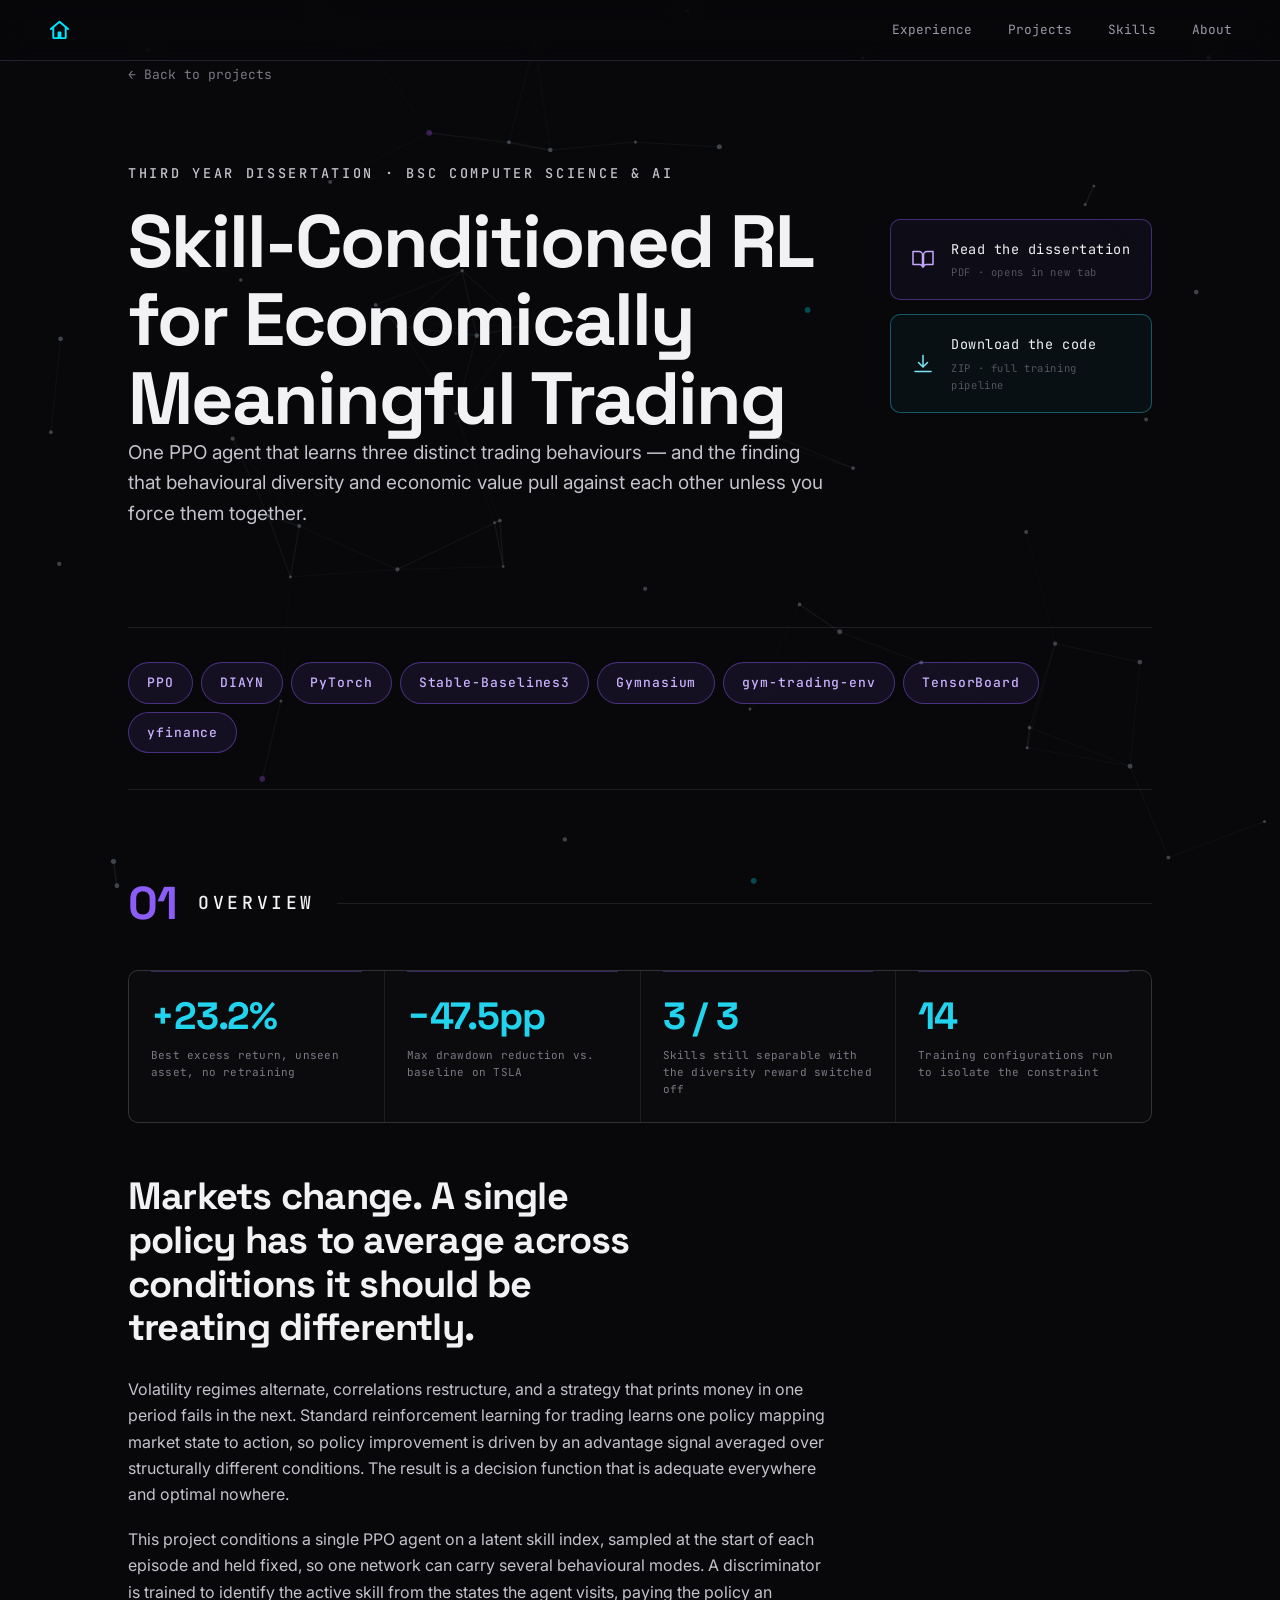
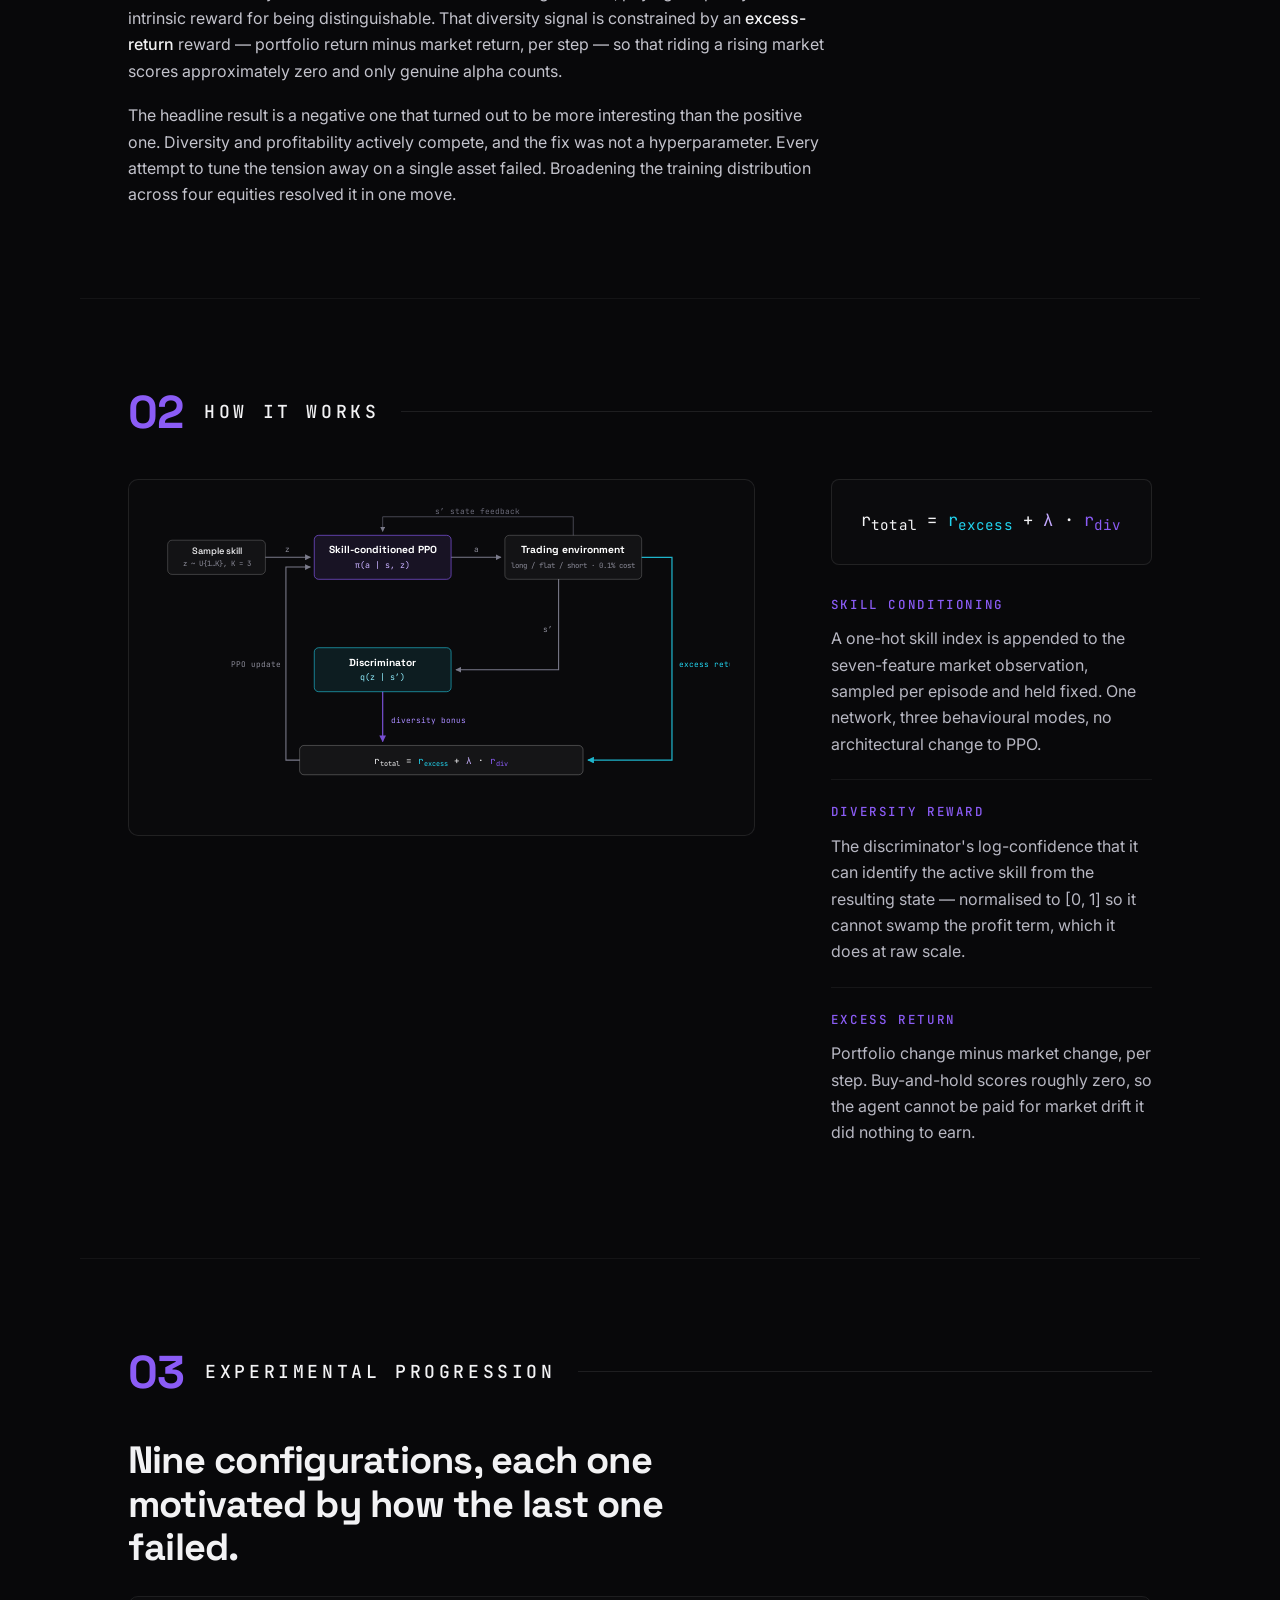
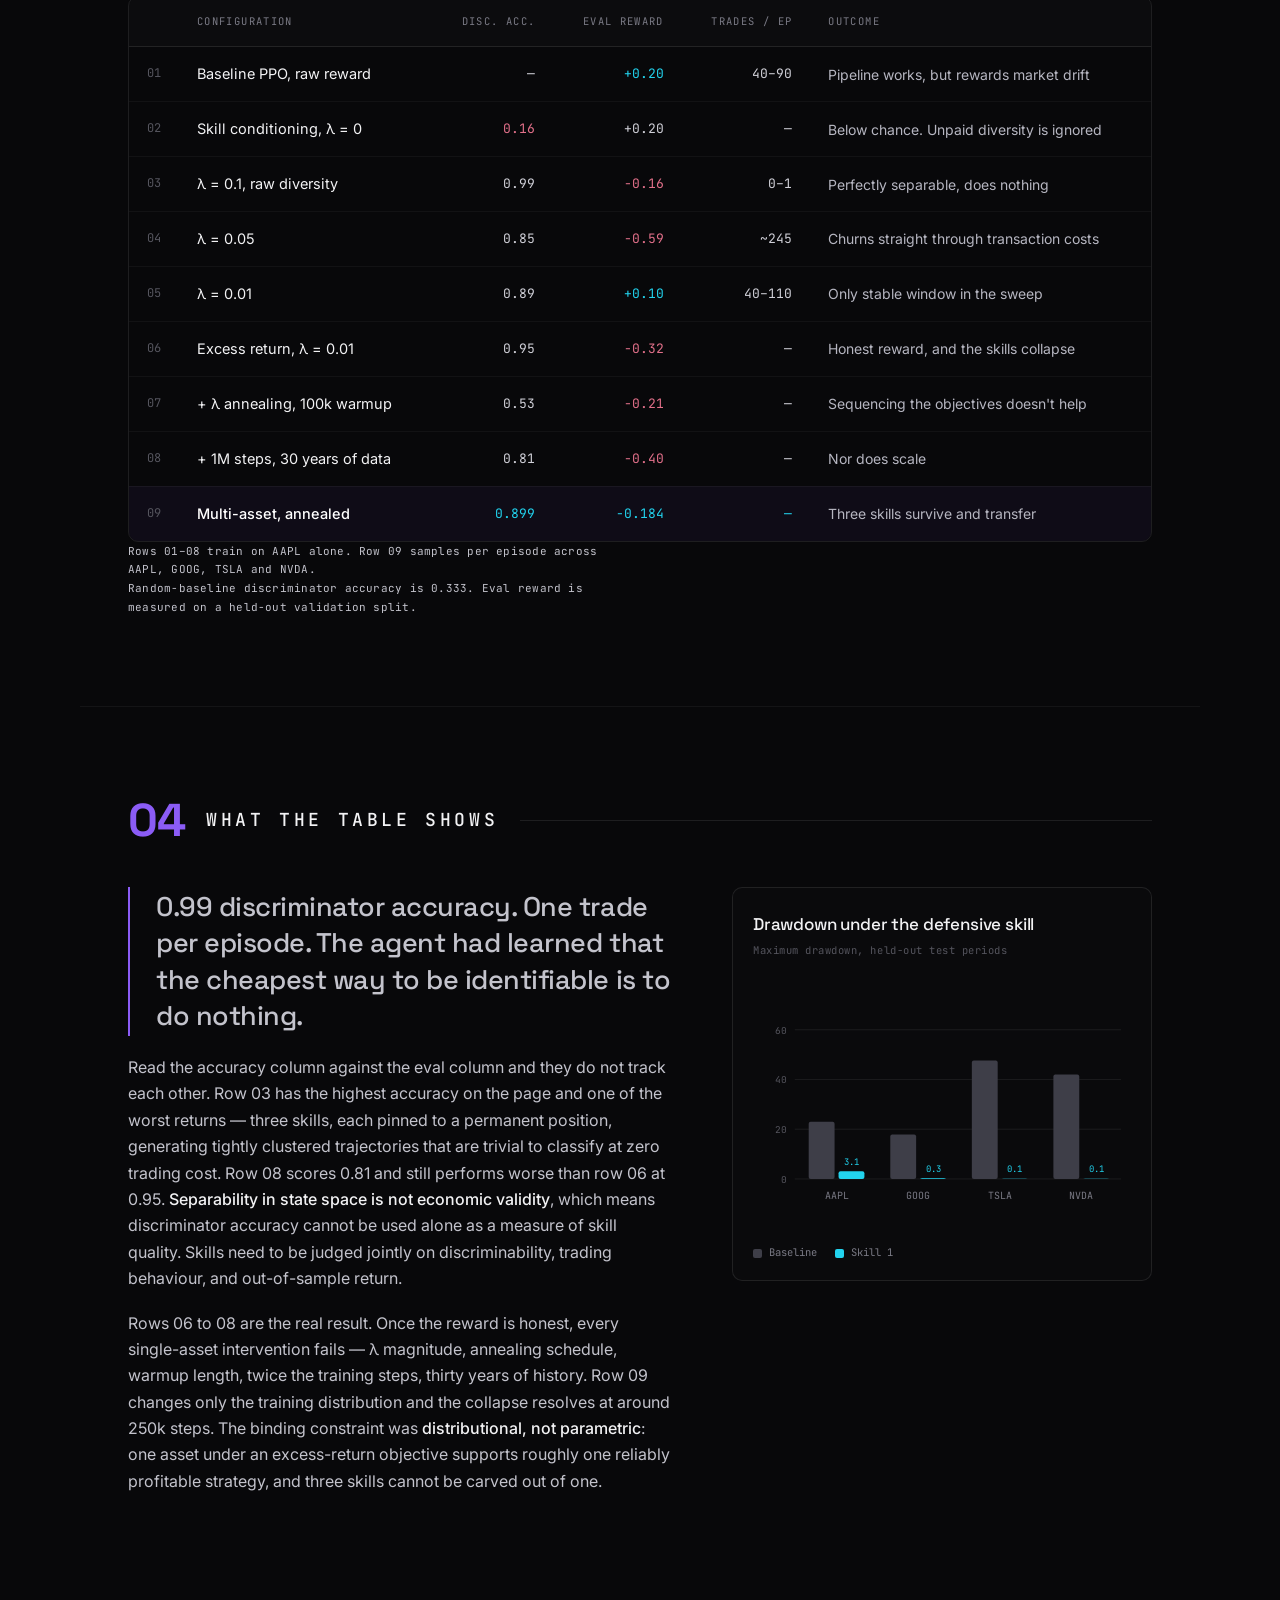
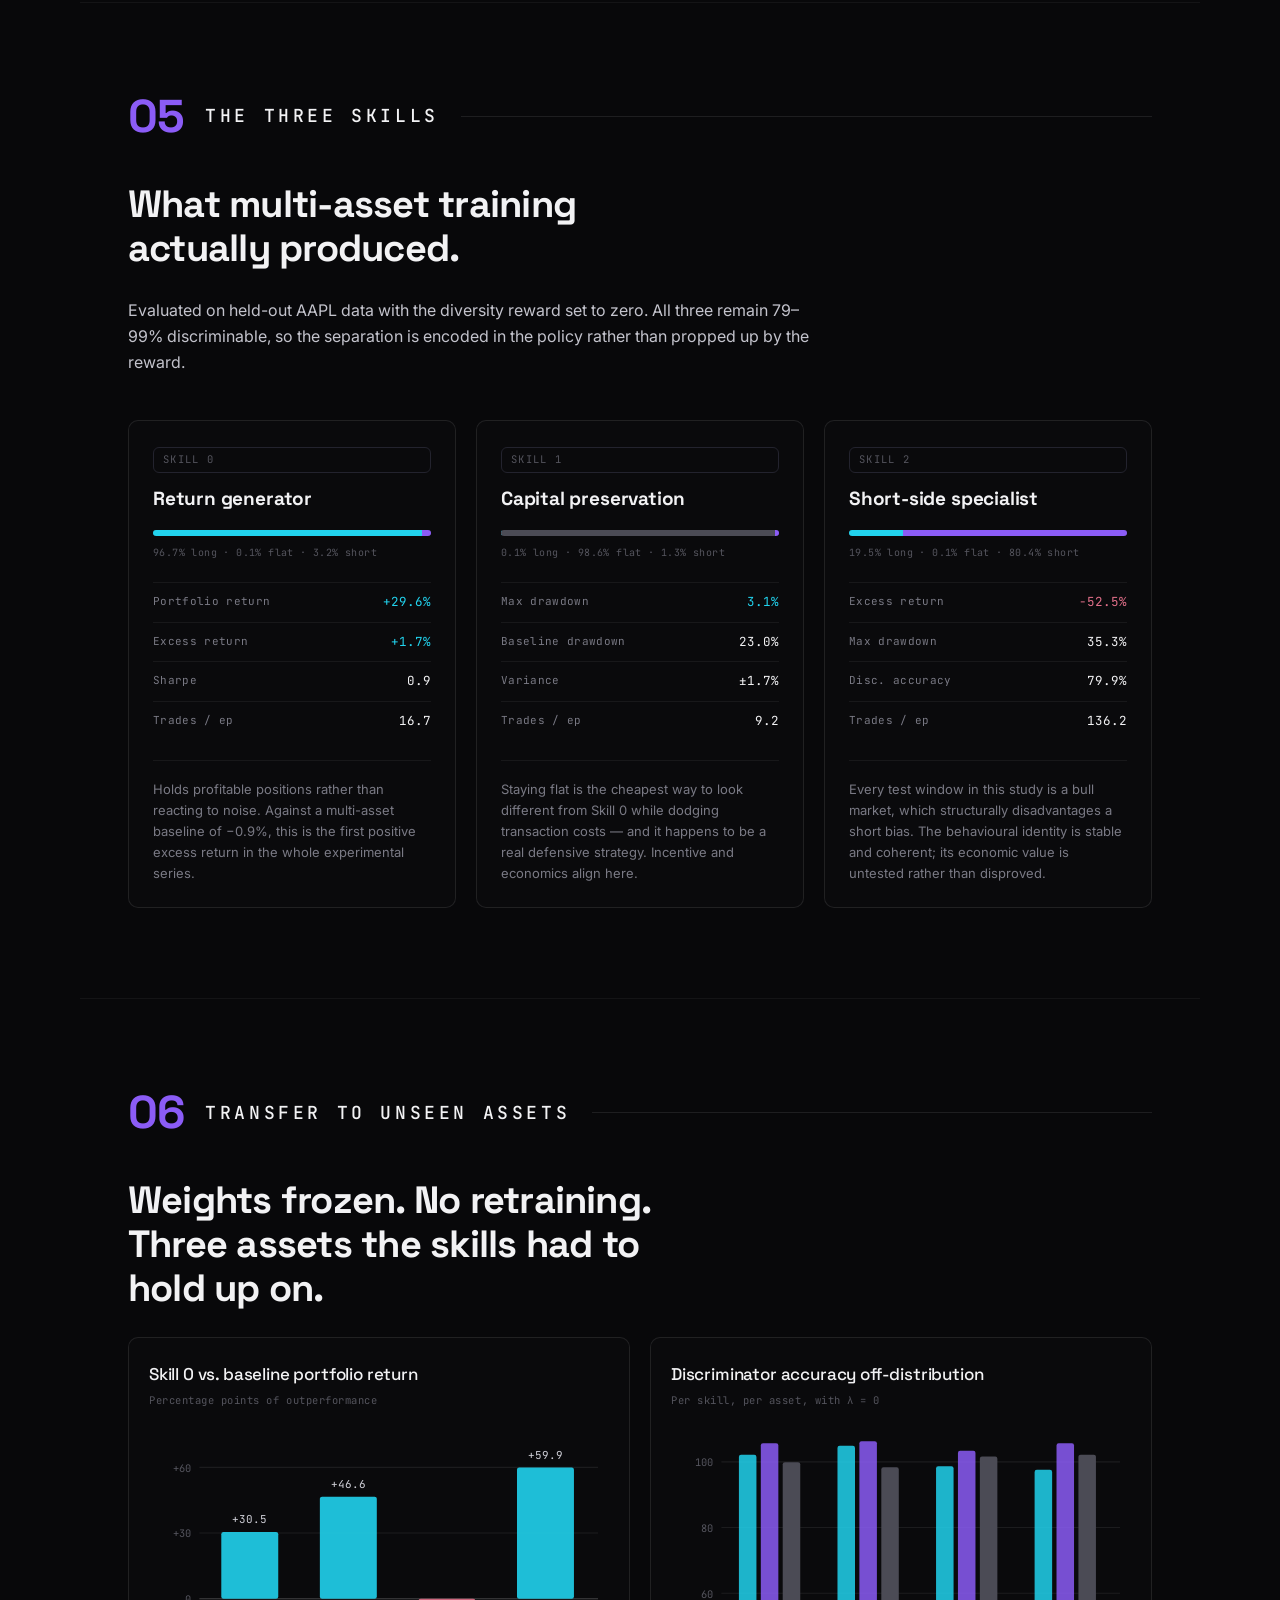
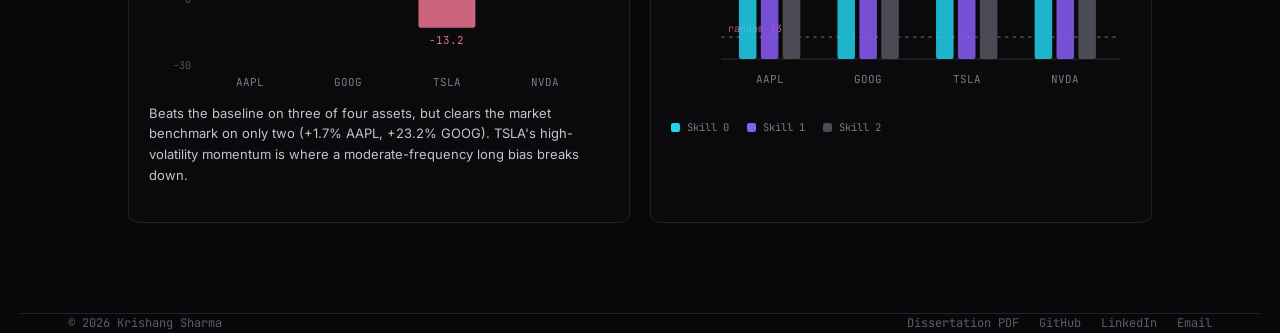
<file: projects/rl-trading.html>
<!DOCTYPE html>
<html lang="en">
<head>
<meta charset="UTF-8">
<meta name="viewport" content="width=device-width, initial-scale=1.0">
<title>Skill-Conditioned RL for Economically Meaningful Trading — Krishang Sharma</title>
<meta name="description" content="One PPO agent that learns three distinct trading behaviours — and the finding that behavioural diversity and economic value pull against each other unless you force them together.">
<link rel="preconnect" href="https://fonts.googleapis.com">
<link rel="preconnect" href="https://fonts.gstatic.com" crossorigin>
<link href="https://fonts.googleapis.com/css2?family=Space+Grotesk:wght@400;500;700&family=Inter:wght@400;500;600&family=JetBrains+Mono:wght@400;500;600&display=swap" rel="stylesheet">
<link rel="stylesheet" href="../styles.css">
<link rel="stylesheet" href="../case-study.css">
</head>
<body>

<canvas class="plexus" aria-hidden="true"></canvas>

<nav class="nav">
  <a class="nav__mark" href="../index.html" aria-label="Home"><svg width="23" height="23" viewBox="0 0 24 24" fill="none" stroke="currentColor" stroke-width="2" stroke-linecap="round" stroke-linejoin="round"><path d="M3 11.5 12 4l9 7.5"/><path d="M5.5 9.8V20a1 1 0 0 0 1 1h4.5v-6h2v6H17.5a1 1 0 0 0 1-1V9.8"/></svg></a>
  <div class="nav__links">
    <a href="../index.html#experience">Experience</a>
    <a href="../index.html#projects">Projects</a>
    <a href="../index.html#skills">Skills</a>
    <a href="../about.html">About</a>
  </div>
</nav>

<div class="cs">

<!-- ============ HERO ============ -->
<header class="cs-wrap">
  <a class="cs-back" href="../index.html#projects">← Back to projects</a>
  <div class="cs-hero">
    <p class="cs-eyebrow">Third year dissertation · BSc Computer Science &amp; AI</p>

    <div class="cs-herotop">
      <div>
        <h1>Skill-Conditioned RL for Economically Meaningful Trading</h1>
        <p class="cs-lede">
          One PPO agent that learns three distinct trading behaviours — and the finding
          that behavioural diversity and economic value pull against each other unless
          you force them together.
        </p>
      </div>

      <div class="cs-actcol">
        <a class="cs-actcard cs-actcard--v" href="../assets/skill-conditioned-rl-dissertation.pdf" target="_blank" rel="noopener">
          <svg width="24" height="24" viewBox="0 0 24 24" fill="none" stroke="#C4A9FF" stroke-width="1.5" stroke-linecap="round" stroke-linejoin="round" aria-hidden="true">
            <path d="M2 4.5h6a3.5 3.5 0 0 1 3.5 3.5v12A3 3 0 0 0 9 17.5H2z"/>
            <path d="M22 4.5h-6A3.5 3.5 0 0 0 12.5 8v12A3 3 0 0 1 15 17.5h7z"/>
          </svg>
          <span>
            <span class="lab">Read the dissertation</span>
            <span class="sub">PDF · opens in new tab</span>
          </span>
        </a>

        <a class="cs-actcard cs-actcard--c" href="../assets/skill-conditioned-rl-code.zip" download>
          <svg width="24" height="24" viewBox="0 0 24 24" fill="none" stroke="#7FE6F7" stroke-width="1.5" stroke-linecap="round" stroke-linejoin="round" aria-hidden="true">
            <path d="M12 3.5v11"/>
            <path d="M7.5 10.5 12 15l4.5-4.5"/>
            <path d="M4 19.5h16"/>
          </svg>
          <span>
            <span class="lab">Download the code</span>
            <span class="sub">ZIP · full training pipeline</span>
          </span>
        </a>
      </div>
    </div>
  </div>

  <div class="cs-band">
    <div class="cs-pills">
      <span class="cs-pill">PPO</span>
      <span class="cs-pill">DIAYN</span>
      <span class="cs-pill">PyTorch</span>
      <span class="cs-pill">Stable-Baselines3</span>
      <span class="cs-pill">Gymnasium</span>
      <span class="cs-pill">gym-trading-env</span>
      <span class="cs-pill">TensorBoard</span>
      <span class="cs-pill">yfinance</span>
    </div>
  </div>
</header>

<!-- ============ 01 OVERVIEW ============ -->
<section class="cs-wrap rv">
  <div class="cs-sechead"><span class="n">01</span><span class="t">Overview</span><span class="rule"></span></div>

  <div class="cs-stats">
    <div class="cs-stat">
      <div class="fig">+23.2%</div>
      <div class="cap">Best excess return, unseen asset, no retraining</div>
    </div>
    <div class="cs-stat">
      <div class="fig">−47.5pp</div>
      <div class="cap">Max drawdown reduction vs. baseline on TSLA</div>
    </div>
    <div class="cs-stat">
      <div class="fig">3 / 3</div>
      <div class="cap">Skills still separable with the diversity reward switched off</div>
    </div>
    <div class="cs-stat">
      <div class="fig">14</div>
      <div class="cap">Training configurations run to isolate the constraint</div>
    </div>
  </div>

  <h2>Markets change. A single policy has to average across conditions it should be treating differently.</h2>

  <p>
    Volatility regimes alternate, correlations restructure, and a strategy that prints money in one
    period fails in the next. Standard reinforcement learning for trading learns one policy mapping
    market state to action, so policy improvement is driven by an advantage signal averaged over
    structurally different conditions. The result is a decision function that is adequate everywhere
    and optimal nowhere.
  </p>
  <p>
    This project conditions a single PPO agent on a latent skill index, sampled at the start of each
    episode and held fixed, so one network can carry several behavioural modes. A discriminator is
    trained to identify the active skill from the states the agent visits, paying the policy an
    intrinsic reward for being distinguishable. That diversity signal is constrained by an
    <strong>excess-return</strong> reward — portfolio return minus market return, per step — so that
    riding a rising market scores approximately zero and only genuine alpha counts.
  </p>
  <p>
    The headline result is a negative one that turned out to be more interesting than the positive one.
    Diversity and profitability actively compete, and the fix was not a hyperparameter. Every attempt
    to tune the tension away on a single asset failed. Broadening the training distribution across four
    equities resolved it in one move.
  </p>
</section>

<!-- ============ 02 HOW IT WORKS ============ -->
<section class="cs-wrap rv">
  <div class="cs-sechead"><span class="n">02</span><span class="t">How it works</span><span class="rule"></span></div>

  <div class="cs-archgrid">
    <div class="cs-diagram">
      <svg viewBox="0 0 1180 620" xmlns="http://www.w3.org/2000/svg" role="img"
           aria-label="Architecture: a skill is sampled and fed to a skill-conditioned PPO policy, which acts on the trading environment; the environment's next state trains a discriminator, and the excess return plus weighted diversity bonus form the total reward that updates the policy.">
        <defs>
          <marker id="ar" viewBox="0 0 10 10" refX="9" refY="5" markerWidth="5.5" markerHeight="5.5" orient="auto">
            <path d="M0 0 L10 5 L0 10 z" fill="#7A7A8A"/>
          </marker>
          <marker id="arc" viewBox="0 0 10 10" refX="9" refY="5" markerWidth="5.5" markerHeight="5.5" orient="auto">
            <path d="M0 0 L10 5 L0 10 z" fill="#22D3EE"/>
          </marker>
          <marker id="arv" viewBox="0 0 10 10" refX="9" refY="5" markerWidth="5.5" markerHeight="5.5" orient="auto">
            <path d="M0 0 L10 5 L0 10 z" fill="#8B5CF6"/>
          </marker>
        </defs>

        <g fill="none" stroke="#7A7A8A" stroke-width="2.2">
          <path d="M230 105 H322" marker-end="url(#ar)"/>
          <path d="M610 105 H712" marker-end="url(#ar)"/>
          <path d="M860 60 V22 H470 V52" marker-end="url(#ar)" stroke="#4E4E5A" stroke-width="1.8"/>
          <path d="M830 150 V335 H620" marker-end="url(#ar)"/>
        </g>
        <path d="M1000 105 H1062 V520 H890" fill="none" stroke="#22D3EE" stroke-width="2.5" opacity=".85" marker-end="url(#arc)"/>
        <path d="M470 380 V482" fill="none" stroke="#8B5CF6" stroke-width="2.5" opacity=".85" marker-end="url(#arv)"/>
        <path d="M300 520 H272 V125 H322" fill="none" stroke="#7A7A8A" stroke-width="2.2" marker-end="url(#ar)"/>

        <g stroke-width="2">
          <rect x="30" y="70" width="200" height="70" rx="9" fill="rgba(255,255,255,.035)" stroke="rgba(255,255,255,.20)"/>
          <text x="130" y="99" text-anchor="middle" font-family="Space Grotesk, sans-serif" font-weight="500" font-size="19" fill="#F2F2F4">Sample skill</text>
          <text x="130" y="123" text-anchor="middle" font-family="JetBrains Mono, monospace" font-size="15" fill="#8A8A97">z ~ U{1…K},  K = 3</text>

          <rect x="330" y="60" width="280" height="90" rx="9" fill="rgba(139,92,246,.10)" stroke="rgba(139,92,246,.65)"/>
          <text x="470" y="97" text-anchor="middle" font-family="Space Grotesk, sans-serif" font-weight="700" font-size="21" fill="#fff">Skill-conditioned PPO</text>
          <text x="470" y="126" text-anchor="middle" font-family="JetBrains Mono, monospace" font-size="17" fill="#C9B2FF">π(a | s, z)</text>

          <rect x="720" y="60" width="280" height="90" rx="9" fill="rgba(255,255,255,.035)" stroke="rgba(255,255,255,.20)"/>
          <text x="860" y="97" text-anchor="middle" font-family="Space Grotesk, sans-serif" font-weight="700" font-size="21" fill="#fff">Trading environment</text>
          <text x="860" y="126" text-anchor="middle" font-family="JetBrains Mono, monospace" font-size="15" fill="#8A8A97">long / flat / short · 0.1% cost</text>

          <rect x="330" y="290" width="280" height="90" rx="9" fill="rgba(34,211,238,.09)" stroke="rgba(34,211,238,.58)"/>
          <text x="470" y="327" text-anchor="middle" font-family="Space Grotesk, sans-serif" font-weight="700" font-size="21" fill="#fff">Discriminator</text>
          <text x="470" y="356" text-anchor="middle" font-family="JetBrains Mono, monospace" font-size="17" fill="#8FEAF9">q(z | s′)</text>

          <rect x="300" y="490" width="580" height="60" rx="9" fill="rgba(255,255,255,.045)" stroke="rgba(255,255,255,.24)"/>
          <text x="590" y="527" text-anchor="middle" font-family="JetBrains Mono, monospace" font-size="19" fill="#F2F2F4">
            <tspan>r</tspan><tspan font-size="14" dy="5">total</tspan><tspan dy="-5">  =  </tspan><tspan fill="#22D3EE">r</tspan><tspan fill="#22D3EE" font-size="14" dy="5">excess</tspan><tspan dy="-5">  +  </tspan><tspan fill="#C9B2FF">λ</tspan><tspan> · </tspan><tspan fill="#8B5CF6">r</tspan><tspan fill="#8B5CF6" font-size="14" dy="5">div</tspan>
          </text>
        </g>

        <g font-family="JetBrains Mono, monospace" font-size="16" fill="#8A8A97">
          <text x="276" y="95" text-anchor="middle">z</text>
          <text x="661" y="95" text-anchor="middle">a</text>
          <text x="665" y="16" text-anchor="middle" fill="#6A6A78">s′  state feedback</text>
          <text x="818" y="258" text-anchor="end">s′</text>
          <text x="1076" y="330" fill="#22D3EE">excess return</text>
          <text x="488" y="444" fill="#A98BFF">diversity bonus</text>
          <text x="262" y="330" text-anchor="end" fill="#8A8A97">PPO update</text>
        </g>
      </svg>
    </div>

    <div>
      <div class="cs-eq">
        r<sub>total</sub> = <span class="ex">r<sub>excess</sub></span> + <span class="lam">λ</span> · <span class="dv">r<sub>div</sub></span>
      </div>
      <ul class="cs-notes">
        <li>
          <b>Skill conditioning</b>
          <span>A one-hot skill index is appended to the seven-feature market observation, sampled per episode and held fixed. One network, three behavioural modes, no architectural change to PPO.</span>
        </li>
        <li>
          <b>Diversity reward</b>
          <span>The discriminator's log-confidence that it can identify the active skill from the resulting state — normalised to [0, 1] so it cannot swamp the profit term, which it does at raw scale.</span>
        </li>
        <li>
          <b>Excess return</b>
          <span>Portfolio change minus market change, per step. Buy-and-hold scores roughly zero, so the agent cannot be paid for market drift it did nothing to earn.</span>
        </li>
      </ul>
    </div>
  </div>
</section>

<!-- ============ 03 EXPERIMENTAL PROGRESSION ============ -->
<section class="cs-wrap rv">
  <div class="cs-sechead"><span class="n">03</span><span class="t">Experimental progression</span><span class="rule"></span></div>
  <h2>Nine configurations, each one motivated by how the last one failed.</h2>

  <div class="cs-tablewrap">
    <table>
      <thead>
        <tr>
          <th></th>
          <th>Configuration</th>
          <th class="n">Disc. acc.</th>
          <th class="n">Eval reward</th>
          <th class="n">Trades / ep</th>
          <th>Outcome</th>
        </tr>
      </thead>
      <tbody>
        <tr><td class="idx">01</td><td class="cfg">Baseline PPO, raw reward</td><td class="n">—</td><td class="n good">+0.20</td><td class="n">40–90</td><td>Pipeline works, but rewards market drift</td></tr>
        <tr><td class="idx">02</td><td class="cfg">Skill conditioning, λ = 0</td><td class="n bad">0.16</td><td class="n">+0.20</td><td class="n">—</td><td>Below chance. Unpaid diversity is ignored</td></tr>
        <tr><td class="idx">03</td><td class="cfg">λ = 0.1, raw diversity</td><td class="n">0.99</td><td class="n bad">−0.16</td><td class="n">0–1</td><td>Perfectly separable, does nothing</td></tr>
        <tr><td class="idx">04</td><td class="cfg">λ = 0.05</td><td class="n">0.85</td><td class="n bad">−0.59</td><td class="n">~245</td><td>Churns straight through transaction costs</td></tr>
        <tr><td class="idx">05</td><td class="cfg">λ = 0.01</td><td class="n">0.89</td><td class="n good">+0.10</td><td class="n">40–110</td><td>Only stable window in the sweep</td></tr>
        <tr><td class="idx">06</td><td class="cfg">Excess return, λ = 0.01</td><td class="n">0.95</td><td class="n bad">−0.32</td><td class="n">—</td><td>Honest reward, and the skills collapse</td></tr>
        <tr><td class="idx">07</td><td class="cfg">+ λ annealing, 100k warmup</td><td class="n">0.53</td><td class="n bad">−0.21</td><td class="n">—</td><td>Sequencing the objectives doesn't help</td></tr>
        <tr><td class="idx">08</td><td class="cfg">+ 1M steps, 30 years of data</td><td class="n">0.81</td><td class="n bad">−0.40</td><td class="n">—</td><td>Nor does scale</td></tr>
        <tr class="win"><td class="idx">09</td><td class="cfg">Multi-asset, annealed</td><td class="n">0.899</td><td class="n">−0.184</td><td class="n">—</td><td>Three skills survive and transfer</td></tr>
      </tbody>
    </table>
  </div>
  <p class="cs-tnote">
    Rows 01–08 train on AAPL alone. Row 09 samples per episode across AAPL, GOOG, TSLA and NVDA.<br>
    Random-baseline discriminator accuracy is 0.333. Eval reward is measured on a held-out validation split.
  </p>
</section>

<!-- ============ 04 WHAT THE TABLE SHOWS ============ -->
<section class="cs-wrap rv">
  <div class="cs-sechead"><span class="n">04</span><span class="t">What the table shows</span><span class="rule"></span></div>

  <div class="cs-findgrid">
    <div>
      <p class="cs-pull">0.99 discriminator accuracy. One trade per episode. The agent had learned that the cheapest way to be identifiable is to do nothing.</p>

      <p>
        Read the accuracy column against the eval column and they do not track each other. Row 03 has the
        highest accuracy on the page and one of the worst returns — three skills, each pinned to a
        permanent position, generating tightly clustered trajectories that are trivial to classify at zero
        trading cost. Row 08 scores 0.81 and still performs worse than row 06 at 0.95. <strong>Separability
        in state space is not economic validity</strong>, which means discriminator accuracy cannot be used
        alone as a measure of skill quality. Skills need to be judged jointly on discriminability,
        trading behaviour, and out-of-sample return.
      </p>
      <p>
        Rows 06 to 08 are the real result. Once the reward is honest, every single-asset intervention fails —
        λ magnitude, annealing schedule, warmup length, twice the training steps, thirty years of history.
        Row 09 changes only the training distribution and the collapse resolves at around 250k steps.
        The binding constraint was <strong>distributional, not parametric</strong>: one asset under an
        excess-return objective supports roughly one reliably profitable strategy, and three skills cannot
        be carved out of one.
      </p>
    </div>

    <div class="cs-chartcard">
      <h3>Drawdown under the defensive skill</h3>
      <div class="sub">Maximum drawdown, held-out test periods</div>
      <svg viewBox="0 0 380 250" xmlns="http://www.w3.org/2000/svg" role="img"
           aria-label="Paired bar chart of maximum drawdown, baseline versus Skill 1: AAPL 23.0 to 3.1 percent, GOOG 17.9 to 0.3, TSLA 47.6 to 0.1, NVDA 42.0 to 0.1.">
        <g stroke="rgba(255,255,255,.07)" stroke-width="1">
          <line x1="42" y1="200" x2="370" y2="200"/>
          <line x1="42" y1="150" x2="370" y2="150"/>
          <line x1="42" y1="100" x2="370" y2="100"/>
          <line x1="42" y1="50"  x2="370" y2="50"/>
        </g>
        <g font-family="JetBrains Mono, monospace" font-size="9.5" fill="#55555E" text-anchor="end">
          <text x="34" y="204">0</text><text x="34" y="154">20</text>
          <text x="34" y="104">40</text><text x="34" y="54">60</text>
        </g>
        <!-- 2.5px per % ; baseline violet-grey, skill cyan -->
        <g>
          <rect x="56"  y="142.5" width="26" height="57.5" fill="#3E3E48" rx="2"/>
          <rect x="86"  y="192.3" width="26" height="7.7"  fill="#22D3EE" rx="2"/>
          <rect x="138" y="155.3" width="26" height="44.7" fill="#3E3E48" rx="2"/>
          <rect x="168" y="199.3" width="26" height="0.7"  fill="#22D3EE" rx="2"/>
          <rect x="220" y="81"    width="26" height="119"  fill="#3E3E48" rx="2"/>
          <rect x="250" y="199.7" width="26" height="0.3"  fill="#22D3EE" rx="2"/>
          <rect x="302" y="95"    width="26" height="105"  fill="#3E3E48" rx="2"/>
          <rect x="332" y="199.7" width="26" height="0.3"  fill="#22D3EE" rx="2"/>
        </g>
        <g font-family="JetBrains Mono, monospace" font-size="10" fill="#7A7A85" text-anchor="middle">
          <text x="84"  y="220">AAPL</text>
          <text x="166" y="220">GOOG</text>
          <text x="248" y="220">TSLA</text>
          <text x="330" y="220">NVDA</text>
        </g>
        <g font-family="JetBrains Mono, monospace" font-size="9" fill="#22D3EE" text-anchor="middle">
          <text x="99"  y="186">3.1</text>
          <text x="181" y="193">0.3</text>
          <text x="263" y="193">0.1</text>
          <text x="345" y="193">0.1</text>
        </g>
      </svg>
      <div class="cs-legend">
        <span><i style="background:#3E3E48"></i>Baseline</span>
        <span><i style="background:#22D3EE"></i>Skill 1</span>
      </div>
    </div>
  </div>
</section>

<!-- ============ 05 THE THREE SKILLS ============ -->
<section class="cs-wrap rv">
  <div class="cs-sechead"><span class="n">05</span><span class="t">The three skills</span><span class="rule"></span></div>
  <h2>What multi-asset training actually produced.</h2>
  <p style="margin-bottom:44px">
    Evaluated on held-out AAPL data with the diversity reward set to zero. All three remain
    79–99% discriminable, so the separation is encoded in the policy rather than propped up by the reward.
  </p>

  <div class="cs-skills">
    <article class="cs-skill">
      <div class="tag">Skill 0</div>
      <h3>Return generator</h3>
      <div class="cs-bias"><i class="l" style="width:96.7%"></i><i class="f" style="width:0.1%"></i><i class="s" style="width:3.2%"></i></div>
      <div class="cs-biaslab">96.7% long · 0.1% flat · 3.2% short</div>
      <dl style="margin:0">
        <div class="cs-kv"><dt>Portfolio return</dt><dd class="good">+29.6%</dd></div>
        <div class="cs-kv"><dt>Excess return</dt><dd class="good">+1.7%</dd></div>
        <div class="cs-kv"><dt>Sharpe</dt><dd>0.9</dd></div>
        <div class="cs-kv"><dt>Trades / ep</dt><dd>16.7</dd></div>
      </dl>
      <p class="note">Holds profitable positions rather than reacting to noise. Against a multi-asset baseline of −0.9%, this is the first positive excess return in the whole experimental series.</p>
    </article>

    <article class="cs-skill">
      <div class="tag">Skill 1</div>
      <h3>Capital preservation</h3>
      <div class="cs-bias"><i class="l" style="width:0.1%"></i><i class="f" style="width:98.6%"></i><i class="s" style="width:1.3%"></i></div>
      <div class="cs-biaslab">0.1% long · 98.6% flat · 1.3% short</div>
      <dl style="margin:0">
        <div class="cs-kv"><dt>Max drawdown</dt><dd class="good">3.1%</dd></div>
        <div class="cs-kv"><dt>Baseline drawdown</dt><dd>23.0%</dd></div>
        <div class="cs-kv"><dt>Variance</dt><dd>±1.7%</dd></div>
        <div class="cs-kv"><dt>Trades / ep</dt><dd>9.2</dd></div>
      </dl>
      <p class="note">Staying flat is the cheapest way to look different from Skill 0 while dodging transaction costs — and it happens to be a real defensive strategy. Incentive and economics align here.</p>
    </article>

    <article class="cs-skill">
      <div class="tag">Skill 2</div>
      <h3>Short-side specialist</h3>
      <div class="cs-bias"><i class="l" style="width:19.5%"></i><i class="f" style="width:0.1%"></i><i class="s" style="width:80.4%"></i></div>
      <div class="cs-biaslab">19.5% long · 0.1% flat · 80.4% short</div>
      <dl style="margin:0">
        <div class="cs-kv"><dt>Excess return</dt><dd class="bad">−52.5%</dd></div>
        <div class="cs-kv"><dt>Max drawdown</dt><dd>35.3%</dd></div>
        <div class="cs-kv"><dt>Disc. accuracy</dt><dd>79.9%</dd></div>
        <div class="cs-kv"><dt>Trades / ep</dt><dd>136.2</dd></div>
      </dl>
      <p class="note">Every test window in this study is a bull market, which structurally disadvantages a short bias. The behavioural identity is stable and coherent; its economic value is untested rather than disproved.</p>
    </article>
  </div>
</section>

<!-- ============ 06 TRANSFER TO UNSEEN ASSETS ============ -->
<section class="cs-wrap rv">
  <div class="cs-sechead"><span class="n">06</span><span class="t">Transfer to unseen assets</span><span class="rule"></span></div>
  <h2>Weights frozen. No retraining. Three assets the skills had to hold up on.</h2>

  <div class="cs-charts">
    <div class="cs-chartcard">
      <h3>Skill 0 vs. baseline portfolio return</h3>
      <div class="sub">Percentage points of outperformance</div>
      <svg viewBox="0 0 420 250" xmlns="http://www.w3.org/2000/svg" role="img"
           aria-label="Diverging bar chart of Skill 0 outperformance in percentage points: AAPL plus 30.5, GOOG plus 46.6, TSLA minus 13.2, NVDA plus 59.9.">
        <g stroke="rgba(255,255,255,.07)" stroke-width="1">
          <line x1="46" y1="35" x2="410" y2="35"/>
          <line x1="46" y1="95" x2="410" y2="95"/>
        </g>
        <line x1="46" y1="155" x2="410" y2="155" stroke="rgba(255,255,255,.22)" stroke-width="1"/>
        <g font-family="JetBrains Mono, monospace" font-size="9.5" fill="#55555E" text-anchor="end">
          <text x="38" y="39">+60</text><text x="38" y="99">+30</text><text x="38" y="159">0</text><text x="38" y="219">−30</text>
        </g>
        <!-- 2px per pp, zero at y=155 -->
        <g>
          <rect x="66"  y="94"  width="52" height="61"   fill="#22D3EE" rx="2" opacity=".9"/>
          <rect x="156" y="61.8" width="52" height="93.2" fill="#22D3EE" rx="2" opacity=".9"/>
          <rect x="246" y="155" width="52" height="26.4" fill="#E2708A" rx="2" opacity=".9"/>
          <rect x="336" y="35.2" width="52" height="119.8" fill="#22D3EE" rx="2" opacity=".9"/>
        </g>
        <g font-family="JetBrains Mono, monospace" font-size="10" fill="#D0D0D8" text-anchor="middle">
          <text x="92"  y="86">+30.5</text>
          <text x="182" y="54">+46.6</text>
          <text x="272" y="196" fill="#E2708A">−13.2</text>
          <text x="362" y="27">+59.9</text>
        </g>
        <g font-family="JetBrains Mono, monospace" font-size="10" fill="#7A7A85" text-anchor="middle">
          <text x="92"  y="235">AAPL</text>
          <text x="182" y="235">GOOG</text>
          <text x="272" y="235">TSLA</text>
          <text x="362" y="235">NVDA</text>
        </g>
      </svg>
      <p class="note cs-chartnote">
        Beats the baseline on three of four assets, but clears the market benchmark on only two
        (+1.7% AAPL, +23.2% GOOG). TSLA's high-volatility momentum is where a moderate-frequency
        long bias breaks down.
      </p>
    </div>

    <div class="cs-chartcard">
      <h3>Discriminator accuracy off-distribution</h3>
      <div class="sub">Per skill, per asset, with λ = 0</div>
      <svg viewBox="0 0 420 250" xmlns="http://www.w3.org/2000/svg" role="img"
           aria-label="Grouped bar chart of discriminator accuracy per skill per asset, all between 75 and 99.7 percent, well above the 33.3 percent random baseline.">
        <g stroke="rgba(255,255,255,.07)" stroke-width="1">
          <line x1="46" y1="30" x2="410" y2="30"/>
          <line x1="46" y1="90" x2="410" y2="90"/>
          <line x1="46" y1="150" x2="410" y2="150"/>
        </g>
        <line x1="46" y1="190" x2="410" y2="190" stroke="#E2708A" stroke-width="1" stroke-dasharray="3 4" opacity=".6"/>
        <line x1="46" y1="210" x2="410" y2="210" stroke="rgba(255,255,255,.14)"/>
        <g font-family="JetBrains Mono, monospace" font-size="9.5" fill="#55555E" text-anchor="end">
          <text x="38" y="34">100</text><text x="38" y="94">80</text><text x="38" y="154">60</text>
        </g>
        <text x="52" y="185" font-family="JetBrains Mono, monospace" font-size="9" fill="#E2708A" opacity=".8">random 33.3</text>
        <!-- zero at 210, 3px per % -->
        <g>
          <rect x="62"  y="23.5" width="16" height="186.5" fill="#22D3EE" rx="2" opacity=".85"/>
          <rect x="82"  y="13"   width="16" height="197"   fill="#8B5CF6" rx="2" opacity=".85"/>
          <rect x="102" y="30.3" width="16" height="179.7" fill="#4B4B55" rx="2"/>
          <rect x="152" y="15.4" width="16" height="194.6" fill="#22D3EE" rx="2" opacity=".85"/>
          <rect x="172" y="11.1" width="16" height="198.9" fill="#8B5CF6" rx="2" opacity=".85"/>
          <rect x="192" y="35"   width="16" height="175"   fill="#4B4B55" rx="2"/>
          <rect x="242" y="34"   width="16" height="176"   fill="#22D3EE" rx="2" opacity=".85"/>
          <rect x="262" y="19.9" width="16" height="190.1" fill="#8B5CF6" rx="2" opacity=".85"/>
          <rect x="282" y="25.2" width="16" height="184.8" fill="#4B4B55" rx="2"/>
          <rect x="332" y="37.3" width="16" height="172.7" fill="#22D3EE" rx="2" opacity=".85"/>
          <rect x="352" y="13"   width="16" height="197"   fill="#8B5CF6" rx="2" opacity=".85"/>
          <rect x="372" y="23.4" width="16" height="186.6" fill="#4B4B55" rx="2"/>
        </g>
        <g font-family="JetBrains Mono, monospace" font-size="10" fill="#7A7A85" text-anchor="middle">
          <text x="90"  y="232">AAPL</text>
          <text x="180" y="232">GOOG</text>
          <text x="270" y="232">TSLA</text>
          <text x="360" y="232">NVDA</text>
        </g>
      </svg>
      <div class="cs-legend">
        <span><i style="background:#22D3EE"></i>Skill 0</span>
        <span><i style="background:#8B5CF6"></i>Skill 1</span>
        <span><i style="background:#4B4B55"></i>Skill 2</span>
      </div>
    </div>
  </div>
</section>

</div>

<footer class="wrap">
  <div>© 2026 Krishang Sharma</div>
  <div class="social">
    <a href="../assets/skill-conditioned-rl-dissertation.pdf" target="_blank" rel="noopener">Dissertation PDF</a>
    <a href="https://github.com/Krrish212" target="_blank" rel="noopener">GitHub</a>
    <a href="https://www.linkedin.com/in/krishang-sharma1/" target="_blank" rel="noopener">LinkedIn</a>
    <a href="mailto:krishangs468@gmail.com">Email</a>
  </div>
</footer>

<script src="../script.js"></script>
<script src="../case-study.js"></script>
</body>
</html>
</file>
<file: styles.css>
/* ============================================
   DESIGN TOKENS
   ============================================ */
:root {
  /* Core palette */
  --bg: #08080b;
  --bg-alt: #0d0d12;
  --surface: #131319;
  --surface-2: #191922;
  --border: #23232e;
  --text: #f2f2f5;
  --text-dim: #9a9aa8;
  --text-faint: #5c5c6b;

  /* Signature accents */
  --cyan: #00e5ff;
  --cyan-dim: rgba(0, 229, 255, 0.35);
  --violet: #a855f7;
  --violet-dim: rgba(168, 85, 247, 0.35);
  /* completing the accent set the case studies already use, same hexes, so the
     skills bento can give each category its own identity without inventing hues */
  --emerald: #34d399;
  --amber: #fbbf24;
  /* two more so all six project cards can hold a distinct hue; rose matches the
     case-study sheet, blue sits far enough from --cyan to not read as a repeat */
  --rose: #e2708a;
  --blue: #60a5fa;

  /* Company accents (experience cards only) */
  --accenture-a: #7c3aed;
  --accenture-b: #0a0a0f;
  --barclays-a: #00aeef;
  --barclays-b: #001e3c;
  --dojo-a: #00e0b8;
  --dojo-b: #05100e;

  /* Type */
  --font-display: 'Space Grotesk', sans-serif;
  --font-body: 'Inter', sans-serif;
  --font-mono: 'JetBrains Mono', monospace;

  /* Motion — was declared on .exp-rail; promoted here so the skills bento can
     reuse the same curve and timing rather than inventing its own */
  --ease: cubic-bezier(0.22, 1, 0.36, 1);
  --dur: 320ms;

  /* Rhythm */
  --section-pad: clamp(4rem, 9vw, 8rem);
  --max-w: 1240px;
  --radius: 14px;
}

* { box-sizing: border-box; margin: 0; padding: 0; }

html {
  scroll-behavior: smooth;
  background: var(--bg);
}

@media (prefers-reduced-motion: reduce) {
  html { scroll-behavior: auto; }
  *, *::before, *::after {
    animation-duration: 0.001ms !important;
    animation-iteration-count: 1 !important;
    transition-duration: 0.001ms !important;
    scroll-behavior: auto !important;
  }
}

body {
  background: var(--bg);
  color: var(--text);
  font-family: var(--font-body);
  line-height: 1.6;
  overflow-x: hidden;
  -webkit-font-smoothing: antialiased;
}

img { max-width: 100%; display: block; }
a { color: inherit; text-decoration: none; }

:focus-visible {
  outline: 2px solid var(--cyan);
  outline-offset: 3px;
}

::selection {
  background: var(--violet);
  color: #08080b;
}

.wrap {
  max-width: var(--max-w);
  margin: 0 auto;
  padding: 0 clamp(1.25rem, 5vw, 3rem);
}

/* Animated plexus network background, fixed behind content */
.plexus {
  position: fixed;
  inset: 0;
  z-index: 0;
  pointer-events: none;
  display: block;
}

/* ============================================
   NAV
   ============================================ */
.nav {
  position: fixed;
  top: 0; left: 0; right: 0;
  z-index: 100;
  display: flex;
  align-items: center;
  justify-content: space-between;
  padding: 1.15rem clamp(1.25rem, 5vw, 3rem);
  background: rgba(8, 8, 11, 0.6);
  backdrop-filter: blur(14px);
  -webkit-backdrop-filter: blur(14px);
  border-bottom: 1px solid var(--border);
}

.nav__mark {
  display: flex;
  align-items: center;
  color: var(--cyan);
  transition: filter 0.2s ease, transform 0.2s ease;
}
.nav__mark:hover { filter: drop-shadow(0 0 6px var(--cyan-dim)); transform: scale(1.06); }

.nav__links {
  display: flex;
  gap: clamp(1rem, 3vw, 2.25rem);
  font-family: var(--font-mono);
  font-size: 0.8rem;
  color: var(--text-dim);
}
.nav__links a { transition: color 0.2s ease; position: relative; }
.nav__links a:hover { color: var(--cyan); }
.nav__links a.active { color: var(--text); }

/* ============================================
   HERO — persistent text (left) · reveal stage (right)
   ============================================ */
.hero {
  position: relative;
  z-index: 1;
  min-height: 100vh;
  display: flex;
  flex-direction: column;
  justify-content: center;
  padding-top: 7rem;
  padding-bottom: 4rem;
  overflow: hidden; /* clips the exiting frames so they never widen the page */
}

/* Pinned scrub (desktop, no reduced-motion): the wrapper is
   100vh + 130vh of scrub distance; the hero stays sticky while
   scroll progress 0→1 drives the split. */
.hero-pin--active { height: 230vh; }
.hero-pin--active .hero {
  position: sticky;
  top: 0;
  height: 100vh;
  min-height: 0;
}
.hero-pin--active .hero__wheelwrap {
  animation: none;
  opacity: 0.25;
  transform: scale(0.92);
}

/* Reduced-motion: static hero — no pin, no photos, wheel fully visible */
.hero--static .hero__frame { display: none; }
.hero--static .hero__wheelwrap { animation: none; opacity: 1; }

/* <1024px: no pin — one-time reveal when the stage enters view */
.hero--mobile .hero__frame {
  transition: transform 0.9s cubic-bezier(.2,.8,.2,1), opacity 0.9s ease;
}
.hero--mobile .hero__wheelwrap {
  animation: none;
  opacity: 0.25;
  transform: scale(0.94);
  transition: opacity 0.9s ease 0.15s, transform 0.9s ease 0.15s;
}
.hero--mobile.is-revealed .hero__frame--1 { transform: translate(-75%, -65%) rotate(-16deg); opacity: 0; }
.hero--mobile.is-revealed .hero__frame--2 { transform: translate(75%, 65%) rotate(15deg); opacity: 0; }
.hero--mobile.is-revealed .hero__wheelwrap { opacity: 1; transform: scale(1); }

.hero__grid {
  display: grid;
  /* The centre takes the largest share because it carries the portrait stack:
     the frames are 86.17% of it and the leftover 13.83% *is* their diagonal
     offset, so column width and card overlap scale together. Left is sized to
     hold the eyebrow on one line down to 1280. */
  grid-template-columns: minmax(0, 31.4fr) minmax(0, 44.1fr) minmax(0, 24.5fr);
  gap: clamp(2.25rem, 6.3vw, 6.375rem);
  align-items: center;
  width: 100%;
}

.hero__eyebrow {
  font-family: var(--font-mono);
  /* fluid so it keeps shedding width as the left column narrows — at a fixed
     size it is the one line that decides whether the zone wraps */
  font-size: clamp(0.92rem, 1.15vw, 1.04rem);
  color: var(--cyan);
  /* 0.04em, not 0.08em: the larger size spends the tracking budget instead */
  letter-spacing: 0.04em;
  text-transform: uppercase;
  margin-bottom: 1.45rem;
  opacity: 0;
  animation: fadeUp 0.8s ease forwards;
}

.hero__title {
  font-family: var(--font-display);
  font-weight: 700;
  /* dominant visual anchor; the left column is widened to 31fr to hold it */
  font-size: clamp(2.05rem, 3.05vw, 2.95rem);
  line-height: 1.08;
  letter-spacing: -0.02em;
  margin-bottom: 1.35rem;
  opacity: 0;
  animation: fadeUp 0.9s ease 0.15s forwards;
}

.hero__title .grad {
  background: linear-gradient(100deg, var(--cyan), var(--violet) 70%);
  -webkit-background-clip: text;
  background-clip: text;
  color: transparent;
}

.hero__intro {
  font-size: 1.12rem;
  line-height: 1.72;
  color: var(--text-dim);
  margin-bottom: 1.25rem;
  opacity: 0;
  animation: fadeUp 0.8s ease 0.3s forwards;
}

.hero__sub {
  font-family: var(--font-mono);
  font-size: 0.96rem;
  line-height: 1.7;
  color: var(--text-dim);
  opacity: 0;
  animation: fadeUp 0.9s ease 0.45s forwards;
}

/* --- Reveal stage (right zone) --- */
.hero__stage {
  position: relative;
  /* Height tracks width instead of the viewport. The frames sit flush to the
     stage corners, so the stage's proportions *are* their vertical overlap:
     at 1/1.38 the pair always overlaps by ~72% of a card, where a vh-driven
     height swung it from 85% on a short window to 25% on a tall one — and the
     thin end let the outer wheel icons clear the cards. */
  aspect-ratio: 1 / 1.38;
  height: auto;
  /* 56.5vh is 78vh / 1.38: the width a short window can afford at that ratio.
     Capping the width rather than the height keeps the proportions — clamping
     the height instead squashes the stage and collapses the two frames onto
     each other. justify-self keeps the narrowed stage centred in its column. */
  width: min(100%, 56.5vh, 565px);
  justify-self: center;
}

.img-missing img { display: none; }

/* two overlapping "polaroid" portrait frames */
.hero__frame {
  /* The stage is the ruler: at 74% each frame leaves 26% of the stage as the
     horizontal offset to the other one, so growing the centre column grows the
     cards and their separation by the same factor. 74% rather than the older
     86.17% because the pair is now spread far enough to sit at ~18% overlap;
     at the larger size that spread pushed the corners into the text and
     contact columns. No viewport-height guard is needed here: the stage's own
     56.5vh width cap pulls it in on a short window, so the frames shrink too. */
  position: absolute;
  width: 74%;
  aspect-ratio: 4 / 5;
  margin: 0;
  border-radius: var(--radius);
  border: 1px solid var(--border);
  overflow: hidden;
  background: linear-gradient(160deg, var(--surface), var(--surface-2));
  box-shadow: 0 30px 80px -30px rgba(0, 0, 0, 0.8);
  pointer-events: none;
  will-change: transform;
}
/* flush to the stage corners: the taller frames need every pixel of stage
   height for the vertical offset, and the 2% inset spent 4% of it */
/* Splayed a little wider than before so more of the back card reads from
   behind the front one. The rest angles are mirrored in script.js, which writes
   an inline transform every frame of the scrub and would otherwise win. */
.hero__frame--1 { top: 0; left: 0; transform: translate(-11%, -4%) rotate(-15deg); z-index: 3; }
.hero__frame--2 { bottom: 0; right: 0; transform: translate(11%, 4%) rotate(11deg); z-index: 4; }

.hero__frame img {
  position: absolute;
  inset: 0;
  width: 100%;
  height: 100%;
  object-fit: cover;
}

.hero__frame-fallback {
  position: absolute;
  inset: 0;
  display: flex;
  flex-direction: column;
  align-items: center;
  justify-content: center;
  gap: 0.4rem;
}
.hero__photo-mono {
  font-family: var(--font-mono);
  font-size: 2rem;
  font-weight: 600;
  color: var(--text-dim);
}
.hero__photo-mono span { color: var(--cyan); }
.hero__photo-note {
  font-family: var(--font-mono);
  font-size: 0.68rem;
  text-transform: uppercase;
  letter-spacing: 0.1em;
  color: var(--text-faint);
}

/* --- Tool wheel (in the stage, behind the frames) --- */
.hero__wheelwrap {
  position: absolute;
  inset: 0;
  z-index: 2;
  display: flex;
  flex-direction: column;
  align-items: center;
  justify-content: center;
  opacity: 0;
  animation: fadeUp 0.9s ease 0.35s forwards;
  will-change: opacity, transform;
}
/* soft colour pop behind the wheel */
.hero__wheelwrap::before {
  content: '';
  position: absolute;
  top: 50%;
  left: 50%;
  transform: translate(-50%, -50%);
  width: min(120%, calc(100vw - 1rem));
  aspect-ratio: 1;
  border-radius: 50%;
  background: radial-gradient(circle,
    rgba(168, 85, 247, 0.16),
    rgba(0, 229, 255, 0.07) 45%,
    transparent 70%);
  pointer-events: none;
}

.wheel {
  /* +30%, matching the frames: script.js derives the orbit radius from this box
     minus a tile, so widening the box scales radius and icons together */
  --tile: clamp(64px, 7.9vw, 104px);
  position: relative;
  width: min(100%, 559px);
  /* the orbit is squashed to SQUASH=0.38 and leaned -12deg, so the box
     hugs the ellipse's real extent instead of reserving a full square */
  aspect-ratio: 1 / 0.58;
  touch-action: none;
  cursor: grab;
  user-select: none;
  -webkit-user-select: none;
}
.wheel:active { cursor: grabbing; }

/* the orbit plane: leaned diagonally so the ellipse isn't axis-aligned.
   Tiles counter-rotate by +12deg in JS to stay upright. */
.wheel__ring {
  position: absolute;
  inset: 0;
  transform: rotate(-12deg); /* must match SKEW in script.js */
}

/* position/scale/opacity/zIndex are all driven per-frame from script.js */
.wheel__item {
  position: absolute;
  top: 50%;
  left: 50%;
  width: var(--tile);
  height: var(--tile);
  will-change: transform, opacity;
}

.wheel__tile {
  position: relative;
  width: 100%;
  height: 100%;
  display: flex;
  align-items: center;
  justify-content: center;
  border-radius: 18px;
  border: 1px solid var(--border);
  background: linear-gradient(180deg, var(--surface), var(--surface-2));
  transition: border-color 0.2s ease;
  will-change: transform;
}
/* subtle whitening overlay on hover/focus */
.wheel__tile::before {
  content: '';
  position: absolute;
  inset: 0;
  border-radius: inherit;
  background: rgba(232, 232, 237, 0.12);
  opacity: 0;
  transition: opacity 0.2s ease;
}
.wheel__item:hover .wheel__tile,
.wheel__tile:focus-visible { border-color: var(--brand, var(--cyan)); }
.wheel__item:hover .wheel__tile::before,
.wheel__tile:focus-visible::before { opacity: 1; }

.wheel__tile svg {
  width: 50%;
  height: 50%;
  color: var(--brand, var(--text-dim));
}

/* flat hover label — positioned by JS in the stage layer,
   outside the tilted plane, so it is never distorted */
.wheel__label {
  position: absolute;
  top: 0;
  left: 0;
  z-index: 6;
  transform: translate(-50%, 0);
  font-family: var(--font-display);
  font-weight: 700;
  font-size: 0.95rem;
  letter-spacing: 0.02em;
  white-space: nowrap;
  color: var(--text);
  background: rgba(19, 19, 25, 0.92);
  border: 1px solid var(--border);
  border-radius: 8px;
  padding: 0.35rem 0.8rem;
  opacity: 0;
  pointer-events: none;
  transition: opacity 0.15s ease;
}
.wheel__label.on { opacity: 1; }

/* title above the wheel, centred over it (centre of the wheel is empty) */
.wheel-title {
  font-family: var(--font-display);
  font-size: clamp(1.3rem, 2.42vw, 2.15rem);
  font-weight: 700;
  letter-spacing: 0.14em;
  text-indent: 0.14em; /* optically recentres letter-spaced caps */
  text-transform: uppercase;
  text-align: center;
  color: var(--text);
  margin-bottom: 0.5rem;
}
.wheel-title::after {
  content: '';
  display: block;
  width: 46px;
  height: 2px;
  margin: 0.55rem auto 0;
  border-radius: 2px;
  background: linear-gradient(90deg, var(--cyan), var(--violet));
}

/* --- Contact panel (right column) --- */
.hero-contact {
  border: 1px solid var(--border);
  border-radius: 18px;
  background: linear-gradient(160deg, var(--surface), var(--surface-2));
  padding: 1.8rem 1.7rem;
  box-shadow: 0 24px 60px -32px rgba(0, 0, 0, 0.9);
  opacity: 0;
  animation: fadeUp 0.9s ease 0.6s forwards;
}
.hero-contact__title {
  font-family: var(--font-mono);
  font-size: 0.92rem;
  text-transform: uppercase;
  letter-spacing: 0.14em;
  color: var(--text-dim);
  padding-bottom: 1rem;
  margin-bottom: 1.1rem;
  border-bottom: 1px solid var(--border);
}
.hero-contact__links {
  display: flex;
  flex-direction: column;
  gap: 0.62rem;
}
.hero-contact__link {
  display: flex;
  align-items: center;
  gap: 0.95rem;
  padding: 0.5rem;
  margin: -0.5rem -0.5rem 0;
  border-radius: 12px;
  border: 1px solid transparent;
  font-family: var(--font-mono);
  font-size: 1.06rem;
  color: var(--text);
  transition: color 0.2s ease, border-color 0.2s ease, transform 0.2s ease, box-shadow 0.2s ease;
}
.hero-contact__link:hover {
  color: var(--row, var(--cyan));
  border-color: var(--row, var(--cyan));
  transform: translateY(-2px);
  box-shadow: 0 10px 26px -10px var(--row-glow, var(--cyan-dim));
}

/* brand-coloured badge holding each glyph */
.hero-contact__badge {
  flex-shrink: 0;
  width: 43px;
  height: 43px;
  border-radius: 11px;
  background: var(--row, var(--surface-2));
  display: flex;
  align-items: center;
  justify-content: center;
  color: #fff;
  transition: box-shadow 0.2s ease;
}
.hero-contact__link:hover .hero-contact__badge {
  box-shadow: 0 0 0 1px var(--row, var(--cyan)), 0 6px 18px -6px var(--row-glow, var(--cyan-dim));
}
.hero-contact__badge svg { width: 21.5px; height: 21.5px; }
/* multicolour email badge (generic mail mark, not a specific brand logo) */
.hero-contact__badge--mail {
  background: linear-gradient(135deg, #EA4335 0%, #FBBC04 35%, #34A853 68%, #4285F4 100%);
}

.hero__scroll {
  position: absolute;
  bottom: 2rem;
  left: clamp(1.25rem, 5vw, 3rem);
  display: flex;
  align-items: center;
  gap: 0.6rem;
  font-family: var(--font-mono);
  font-size: 0.72rem;
  color: var(--text-faint);
  opacity: 0;
  animation: fadeUp 0.9s ease 0.7s forwards;
}
.hero__scroll::after {
  content: '';
  width: 1px;
  height: 28px;
  background: linear-gradient(var(--cyan), transparent);
  animation: scrollLine 1.8s ease-in-out infinite;
}
@keyframes scrollLine {
  0% { transform: scaleY(0); transform-origin: top; opacity: 0.2; }
  50% { transform: scaleY(1); transform-origin: top; opacity: 1; }
  51% { transform-origin: bottom; }
  100% { transform: scaleY(0); transform-origin: bottom; opacity: 0.2; }
}

@keyframes fadeUp {
  from { opacity: 0; transform: translateY(18px); }
  to { opacity: 1; transform: translateY(0); }
}

/* ============================================
   STAT STRIP
   ============================================ */
.stats {
  position: relative;
  z-index: 1;
  border-top: 1px solid var(--border);
  border-bottom: 1px solid var(--border);
  background: rgba(8, 8, 11, 0.5);
}
.stats__row {
  display: grid;
  grid-template-columns: repeat(auto-fit, minmax(180px, 1fr));
}
.stat {
  padding: 1.75rem clamp(1.25rem, 5vw, 3rem);
  border-right: 1px solid var(--border);
  font-family: var(--font-mono);
}
.stat:last-child { border-right: none; }
.stat__num {
  font-size: 1.4rem;
  color: var(--cyan);
  font-weight: 600;
}
.stat__label {
  font-size: 0.75rem;
  color: var(--text-faint);
  margin-top: 0.3rem;
  text-transform: uppercase;
  letter-spacing: 0.05em;
}

/* ============================================
   SECTION HEADERS
   ============================================ */
.section {
  position: relative;
  z-index: 1;
  padding: var(--section-pad) 0;
}
.section__head {
  padding: 0 clamp(1.25rem, 5vw, 3rem);
  margin-bottom: 3rem;
}
.section__eyebrow {
  font-family: var(--font-mono);
  font-size: 0.78rem;
  color: var(--violet);
  text-transform: uppercase;
  letter-spacing: 0.08em;
  margin-bottom: 0.75rem;
}
.section__title {
  font-family: var(--font-display);
  font-size: clamp(1.9rem, 4vw, 3rem);
  font-weight: 700;
  letter-spacing: -0.01em;
  max-width: 20ch;
}
.section__desc {
  margin-top: 0.9rem;
  color: var(--text-dim);
  max-width: 56ch;
  font-size: 0.98rem;
}

.reveal {
  opacity: 0;
  transform: translateY(24px);
  transition: opacity 0.7s ease, transform 0.7s ease;
}
.reveal.in-view { opacity: 1; transform: translateY(0); }

/* ============================================
   SHARED ACCENTS + TAGS
   ============================================ */
.accent-accenture { --card-accent: var(--accenture-a); --card-accent-glow: rgba(124, 58, 237, 0.35); }
.accent-barclays  { --card-accent: var(--barclays-a);  --card-accent-glow: rgba(0, 174, 239, 0.32); }
.accent-dojo      { --card-accent: var(--dojo-a);      --card-accent-glow: rgba(0, 224, 184, 0.30); }
/* One hue per project card. --ink is the darkened version used once the card
   flips to its light veil on hover, so each needs enough contrast on #eef0f4.
   --base is the card's resting background, the hue mixed down into obsidian. */
.accent-violet  { --card-accent: var(--violet);  --card-accent-glow: var(--violet-dim);      --card-accent-ink: #7c3aed; --card-accent-base: #12101c; }
.accent-cyan    { --card-accent: var(--cyan);    --card-accent-glow: var(--cyan-dim);        --card-accent-ink: #0e7490; --card-accent-base: #0a1418; }
.accent-amber   { --card-accent: var(--amber);   --card-accent-glow: rgba(251,191,36,0.35);  --card-accent-ink: #a16207; --card-accent-base: #16120a; }
.accent-blue    { --card-accent: var(--blue);    --card-accent-glow: rgba(96,165,250,0.35);  --card-accent-ink: #1d4ed8; --card-accent-base: #0b1019; }
.accent-rose    { --card-accent: var(--rose);    --card-accent-glow: rgba(226,112,138,0.35); --card-accent-ink: #be123c; --card-accent-base: #180f13; }
.accent-emerald { --card-accent: var(--emerald); --card-accent-glow: rgba(52,211,153,0.35);  --card-accent-ink: #047857; --card-accent-base: #0a1613; }

.tag {
  font-family: var(--font-mono);
  font-size: 0.68rem;
  color: var(--text-dim);
  border: 1px solid var(--border);
  padding: 0.22rem 0.55rem;
  border-radius: 6px;
}

/* ============================================
   EXPERIENCE RAIL (horizontal, focus-on-hover)
   Rest is fully legible: crisp, content-sized, fanned.
   Blur is a CONTRAST effect only — it applies to
   non-hovered siblings while a card is hovered, and
   never when nothing is hovered.
   ============================================ */
.sr-only {
  position: absolute;
  width: 1px; height: 1px;
  padding: 0; margin: -1px;
  overflow: hidden;
  clip: rect(0 0 0 0);
  white-space: nowrap;
  border: 0;
}

/* left-aligned to the same edge as the section h2/lede, width-capped */
.exp-railwrap {
  padding: 0 clamp(1.25rem, 5vw, 3rem);
}

.exp-rail {
  /* --ease / --dur now inherit from :root, same values */
  --cardw: 490px;
  --fan: 65px;   /* overlap, held at the same ratio to --cardw */
  display: flex;
  align-items: flex-start;
  justify-content: center;
  /* the box is exactly the fan width (3 cards minus 2 overlaps), so centring
     the box centres the RENDERED fan — the negative margins are already
     accounted for in the flex container width */
  width: 100%;
  max-width: calc(var(--cardw) * 3 - var(--fan) * 2);
  margin-left: auto;
  margin-right: auto;
  padding: 2.5rem 0 1.5rem;
}

.exp-card {
  position: relative;
  flex: 0 1 var(--cardw);
  border-radius: var(--radius);
  border: 1px solid color-mix(in srgb, var(--accent) 35%, transparent);
  background: linear-gradient(180deg,
    color-mix(in srgb, var(--accent) 16%, var(--surface)) 0%,
    color-mix(in srgb, var(--accent) 3%, var(--surface-2)) 100%);
  /* soft accent-tinted lift so the cards sit above the plexus background */
  box-shadow: 0 18px 44px -26px color-mix(in srgb, var(--accent) 45%, transparent);
  overflow: hidden;
  /* REST: crisp, full opacity, unscaled */
  filter: none;
  opacity: 1;
  transform-origin: bottom center;
  transition:
    flex var(--dur) var(--ease),
    transform var(--dur) var(--ease),
    filter var(--dur) var(--ease),
    opacity var(--dur) var(--ease),
    border-color var(--dur) var(--ease),
    box-shadow var(--dur) var(--ease);
}

/* fanned hand: 48px overlap, ascending z-index, slight splay */
.exp-card + .exp-card { margin-left: calc(var(--fan) * -1); }
.exp-card:nth-child(1) { z-index: 1; transform: rotate(-2deg); }
.exp-card:nth-child(2) { z-index: 2; transform: rotate(0deg); }
.exp-card:nth-child(3) { z-index: 3; transform: rotate(2deg); }

.exp-card__inner {
  position: relative;
  display: block;
  padding: 3.9rem 1.75rem 0;   /* matches the panel gap below for symmetry */
}
.exp-rail:not(.has-open) .exp-card:not(:last-child) .exp-card__logo { margin-right: calc(var(--fan) * -1); }
/* keep content clear of the strip a neighbour overlaps */
.exp-card:not(:last-child) .exp-card__inner { padding-right: calc(1.75rem + var(--fan)); }
.exp-rail.has-open .exp-card__inner,
.exp-card.is-open .exp-card__inner { padding-right: 1.75rem; }

/* --- logo / wordmark --- */
.exp-card__logo {
  position: relative;
  min-height: 140px;   /* panel proportions unchanged */
  /* equal gaps: cancel the neighbour-clearance padding so the panel is
     centred on the card box rather than flush-left with a wide right gap */
  margin-bottom: 3.9rem;
  flex-direction: column;
  gap: 0.85rem;
  border-radius: 12px;
  border: 1px solid color-mix(in srgb, var(--accent) 30%, transparent);
  background: color-mix(in srgb, var(--accent) 10%, transparent);
  display: flex;
  align-items: center;
  justify-content: center;
  padding: 0.55rem 0.75rem;
}
/* The real SVG takes over once it loads (.has-logo, set in experience-rail.js).
   Until a file exists at public/logos/, the letterspaced wordmark stands in. */
.exp-card__markwrap,
.exp-card__lname { display: none; }
.exp-card__logo.has-logo .exp-card__markwrap,
.exp-card__logo.has-logo .exp-card__lname { display: block; }
.exp-card__logo.has-logo .exp-card__wordmark { display: none; }
/* a mark that already spells the company out doesn't need the name under it.
   visibility, not display, so its box still reserves the same height and the
   three marks stay on one line across the rail */
.exp-card__logo.logo--wordmark.has-logo .exp-card__lname { visibility: hidden; }

.exp-card__markwrap {
  position: relative;
  width: 60%;              /* mark occupies 55-65% of the panel width */
  /* per-logo, from logoHeight in experience-data.js — the marks are cropped to
     their ink, so height alone balances a square mark against a wide wordmark */
  height: var(--mark-h, 48px);
}
/* single-path marks: masked so they render in the card accent colour */
.exp-card__mark {
  display: block;
  width: 100%;
  height: 100%;
  background: var(--accent);
  -webkit-mask: var(--logo) center / contain no-repeat;
  mask: var(--logo) center / contain no-repeat;
}
.exp-card__logo img { display: none; width: 100%; height: 100%; object-fit: contain; }
/* multi-colour marks: show the file itself, dialled back so it does not
   fight the card tint */
.exp-card__logo.logo--multi .exp-card__mark { display: none; }
.exp-card__logo.logo--multi.has-logo img { display: block; opacity: 0.9; }

.exp-card__lname {
  font-family: var(--font-mono);
  font-size: 0.68rem;
  text-transform: uppercase;
  letter-spacing: 0.2em;
  text-indent: 0.2em;
  color: var(--accent);
  opacity: 0.7;
  white-space: nowrap;
}
/* text wordmark stand-in — reads as intentional, unlike a lone letter */
.exp-card__wordmark {
  font-family: var(--font-mono);
  font-size: 0.82rem;
  font-weight: 600;
  text-transform: uppercase;
  letter-spacing: 0.22em;
  text-indent: 0.22em;
  color: var(--accent);
  opacity: 0.8;
  white-space: nowrap;
}

/* --- meta + title: one line / two lines, shared baseline --- */
.exp-card__meta {
  font-family: var(--font-mono);
  font-size: 0.68rem;
  letter-spacing: 0.07em;
  line-height: 1.45;
  color: var(--accent);
  /* now holds company + year + project descriptor, so it wraps rather than
     clipping; two lines are reserved to keep the title baselines aligned */
  min-height: calc(2 * 1.45em);
  margin-bottom: 0.6rem;
}
.exp-card__title {
  font-family: var(--font-display);
  font-size: 1.35rem;
  font-weight: 700;
  line-height: 1.3;
  min-height: calc(2 * 1.3em);   /* exactly two lines on every card */
  text-wrap: balance;
  color: var(--text);
}

/* --- hover teaser: summary + pills (reserves no space at rest) ---
   max-height rather than grid 0fr->1fr: the teaser has TWO children, and a
   single-row 0fr template leaves the second in an implicit auto row that
   never collapses. */
.exp-card__teaser {
  max-height: 0;
  overflow: hidden;
  opacity: 0;
  transition: max-height var(--dur) var(--ease), opacity var(--dur) var(--ease);
}
.exp-card__teaser > * {
  transform: translateY(10px);
  transition: transform var(--dur) var(--ease);
  transition-delay: calc(var(--i, 0) * 60ms);
}
.exp-card__summary {
  color: var(--text-dim);
  font-size: 0.86rem;
  line-height: 1.55;
  padding-top: 0.9rem;
}
.exp-card__pills {
  display: flex;
  flex-wrap: wrap;
  gap: 0.4rem;
  padding-top: 0.8rem;
}
.exp-pill {
  font-family: var(--font-mono);
  font-size: 0.64rem;
  color: var(--text);
  border: 1px solid color-mix(in srgb, var(--accent) 40%, transparent);
  background: color-mix(in srgb, var(--accent) 10%, transparent);
  border-radius: 999px;
  padding: 0.24rem 0.58rem;
}

/* --- thin bottom rule + click cue --- */
.exp-card__foot {
  margin-top: 2.2rem;
  border-top: 1px solid color-mix(in srgb, var(--accent) 20%, transparent);
  padding: 0.9rem 0;
}
.exp-card__cue {
  font-family: var(--font-mono);
  font-size: 0.6rem;
  letter-spacing: 0.14em;
  line-height: 1.4;
  color: var(--accent);
  opacity: 0;
  transition: opacity var(--dur) var(--ease);
}

/* --- open body (click payload) --- */
.exp-card__bodywrap {
  display: grid;
  grid-template-rows: 0fr;
  transition: grid-template-rows var(--dur) var(--ease);
}
.exp-card__body {
  overflow: hidden;
  min-height: 0;
}
.exp-card__body > * {
  opacity: 0;
  transform: translateY(10px);
  transition: opacity var(--dur) var(--ease), transform var(--dur) var(--ease);
}
.exp-card__body p {
  color: var(--text-dim);
  font-size: 0.9rem;
  line-height: 1.62;
  margin-bottom: 0.9rem;
}
.exp-card__body > :first-child { margin-top: 1.2rem; }

/* --- metric row: accent middot line under the open title (not pills) --- */
.exp-card__metrics {
  display: none;
  font-family: var(--font-mono);
  font-size: 0.81rem;
  text-transform: uppercase;
  letter-spacing: 0.1em;
  word-spacing: 0.3em;
  line-height: 1.7;
  color: var(--accent);
  opacity: 0.85;
  margin: 0.65rem 0 1.9rem;
}
.exp-card.is-open .exp-card__metrics { display: block; }

/* --- open state: two-column grid of inset panels --- */
.exp-card__grid {
  display: grid;
  grid-template-columns: 1fr 280px;
  gap: 32px;
  align-items: stretch;
}
.exp-card__col,
.exp-card__side {
  /* same inset-panel treatment as the company block */
  border: 1px solid color-mix(in srgb, var(--accent) 30%, transparent);
  border-radius: 12px;
  background: color-mix(in srgb, var(--accent) 10%, transparent);
  padding: 1.5rem 1.6rem;
}

/* ROLE left / DATE right on a shared baseline, hairline rule beneath */
.exp-card__roleline {
  display: flex;
  justify-content: space-between;
  align-items: baseline;
  gap: 1rem;
  font-family: var(--font-mono);
  font-size: 0.64rem !important;
  text-transform: uppercase;
  letter-spacing: 0.11em;
  color: var(--accent) !important;
  padding-bottom: 0.75rem;
  margin-bottom: 1.25rem !important;
  border-bottom: 1px solid color-mix(in srgb, var(--accent) 30%, transparent);
}
.exp-card__date { white-space: nowrap; flex-shrink: 0; }
.exp-card__descriptor { font-size: 0.64rem; line-height: 1.5; }

.exp-card__lede {
  font-size: 1rem !important;
  line-height: 1.6;
  color: var(--text) !important;
  opacity: 0.9;
  margin-bottom: 1.3rem !important;
}
.exp-card__col p:not(.exp-card__roleline):not(.exp-card__lede) {
  margin-bottom: 1.1rem;
}
.exp-card__col p:last-child { margin-bottom: 0; }

/* --- sidebar: TECH STACK, one full-width pill per row --- */
.exp-card__sidelabel {
  font-family: var(--font-mono);
  font-size: 0.68rem !important;
  text-transform: uppercase;
  letter-spacing: 0.16em;
  color: var(--text-faint) !important;
  margin-bottom: 1rem !important;
}
.exp-card__stack {
  display: flex;
  flex-direction: column;
  gap: 12px;
}
.exp-stackpill {
  display: block;
  width: 100%;
  text-align: center;
  font-family: var(--font-mono);
  font-size: 0.81rem;
  line-height: 1.3;
  color: var(--text);
  border: 1px solid color-mix(in srgb, var(--accent) 45%, transparent);
  background: color-mix(in srgb, var(--accent) 6%, transparent);
  border-radius: 999px;
  padding: 10px 18px;
  white-space: nowrap;
}

/* --- collapsed spine (open state) --- */
.exp-card__spine {
  position: absolute;
  inset: 0;
  display: flex;
  flex-direction: column;
  align-items: center;
  gap: 1rem;
  padding: 1.25rem 0;
  opacity: 0;
  pointer-events: none;
  transition: opacity var(--dur) var(--ease);
}
.exp-card__spine-mark {
  flex-shrink: 0;
  width: 34px; height: 34px;
  border-radius: 10px;
  border: 1px solid color-mix(in srgb, var(--accent) 35%, transparent);
  background: color-mix(in srgb, var(--accent) 14%, var(--surface-2));
  display: grid;
  place-items: center;
  font-family: var(--font-mono);
  font-weight: 600;
  font-size: 0.85rem;
  color: var(--accent);
}
.exp-card__spine-name {
  writing-mode: vertical-rl;
  transform: rotate(180deg);
  font-family: var(--font-mono);
  font-size: 0.8rem;
  letter-spacing: 0.22em;
  text-transform: uppercase;
  color: var(--text);
  white-space: nowrap;
}

/* --- full-card trigger (real <button>) --- */
.exp-card__trigger {
  position: absolute;
  inset: 0;
  z-index: 3;
  width: 100%;
  height: 100%;
  border: 0;
  background: transparent;
  cursor: pointer;
  border-radius: inherit;
}
.exp-card__trigger:focus-visible {
  outline: 2px solid var(--accent);
  outline-offset: 3px;
}

/* ============ STATE 2 — hover / focus (no card open) ============ */
/* blur only the OTHER cards, and only while one is actually hovered */
.exp-rail:not(.has-open):has(.exp-card:hover) .exp-card:not(:hover),
.exp-rail:not(.has-open):has(.exp-card__trigger:focus-visible) .exp-card:not(:focus-within) {
  filter: blur(4px);
  opacity: 0.35;
}
/* siblings slide away from the focused card */
.exp-rail:not(.has-open) .exp-card:has(~ .exp-card:is(:hover, :focus-within)) {
  transform: rotate(-2deg) translateX(-16px);
}
.exp-rail:not(.has-open) .exp-card:is(:hover, :focus-within) ~ .exp-card {
  transform: rotate(2deg) translateX(16px);
}
/* the focused card straightens and lifts */
.exp-rail:not(.has-open) .exp-card:is(:hover, :focus-within) {
  z-index: 6;
  filter: blur(0);
  opacity: 1;
  transform: rotate(0deg) scale(1.04) translateY(-12px);
  border-color: color-mix(in srgb, var(--accent) 70%, transparent);
  box-shadow: 0 24px 70px -24px color-mix(in srgb, var(--accent) 55%, transparent);
}
.exp-rail:not(.has-open) .exp-card:is(:hover, :focus-within) .exp-card__teaser {
  max-height: 260px;
  opacity: 1;
}
.exp-rail:not(.has-open) .exp-card:is(:hover, :focus-within) .exp-card__teaser > * {
  transform: translateY(0);
}
.exp-rail:not(.has-open) .exp-card:is(:hover, :focus-within) .exp-card__cue { opacity: 1; }

/* ============ STATE 3 — open (horizontal accordion) ============ */
.exp-rail.has-open .exp-card {
  margin-left: 0;
  align-self: stretch;
  flex: 0 0 72px;
  max-width: none;
  transform: none;
  /* recessed, but legible — a spine has to read as a clickable entry */
  filter: blur(2.5px);
  opacity: 0.62;
}
.exp-rail.has-open .exp-card + .exp-card { margin-left: 0.75rem; }

/* collapsing cards: inner pinned to rest width so text cannot re-wrap */
.exp-rail.has-open .exp-card:not(.is-open) .exp-card__inner {
  width: var(--restw, 340px);
  opacity: 0;
  pointer-events: none;
}
.exp-rail.has-open .exp-card:not(.is-open) .exp-card__spine { opacity: 1; }
/* while open, hovering a sibling is a brightness lift only */
.exp-rail.has-open .exp-card:not(.is-open):has(.exp-card__trigger:hover),
.exp-rail.has-open .exp-card:not(.is-open):has(.exp-card__trigger:focus-visible) {
  opacity: 0.88;
  filter: blur(1.5px);
}

.exp-rail.has-open .exp-card.is-open {
  flex: 1 1 70%;
  filter: blur(0);
  opacity: 1;
  z-index: 6;
  border-color: color-mix(in srgb, var(--accent) 70%, transparent);
  box-shadow: 0 24px 70px -24px color-mix(in srgb, var(--accent) 55%, transparent);
}
.exp-card.is-open .exp-card__inner { padding: 2rem 2.25rem 2.25rem; }
/* company block reads as a banner once open, not the dominant element */
.exp-card.is-open .exp-card__logo { min-height: 130px; margin-bottom: 1.6rem; }
.exp-card.is-open .exp-card__meta { display: none; }
.exp-card.is-open .exp-card__title { font-size: 1.75rem; min-height: 0; }
/* summary + pills belong to the hover teaser only; open uses lede + metric row */
.exp-card.is-open .exp-card__teaser { display: none; }
.exp-card.is-open .exp-card__bodywrap { grid-template-rows: 1fr; }
.exp-card.is-open .exp-card__body > * {
  opacity: 1;
  transform: translateY(0);
  transition-delay: calc(var(--i, 0) * 55ms);
}
.exp-card.is-open .exp-card__foot { display: none; }

@media (max-width: 1280px) {
  /* cards are narrower here — step the type down a notch so titles still fit
     two lines and the meta line never ellipsises */
  .exp-rail { --fan: 44px; }
  .exp-card__inner { padding: 3.25rem 1.5rem 0; }
  .exp-card:not(:last-child) .exp-card__inner { padding-right: calc(1.5rem + var(--fan)); }
  .exp-card__logo { min-height: 120px; margin-bottom: 3.25rem; }
  .exp-card__title { font-size: 1.15rem; }
  .exp-card__meta { font-size: 0.56rem; }
}

/* ============ <900px: open card collapses to one column ============ */
@media (max-width: 900px) {
  .exp-card__grid { grid-template-columns: 1fr; gap: 20px; }
  .exp-card__stack { flex-direction: row; flex-wrap: wrap; gap: 10px; }
  .exp-stackpill { width: auto; }
}

/* ============ <1024px: snap rail, active = centred card ============ */
@media (max-width: 1023px) {
  .exp-railwrap { padding: 0; }
  .exp-rail {
    max-width: none;
    overflow-x: auto;
    scroll-snap-type: x mandatory;
    gap: 1rem;
    padding: 1.5rem clamp(1.25rem, 5vw, 3rem);
    scrollbar-width: none;
  }
  .exp-rail::-webkit-scrollbar { display: none; }
  /* no overlap at this size — reclaim the reserved strip for text */
  .exp-card:not(:last-child) .exp-card__inner { padding-right: 1.5rem; }
  .exp-rail:not(.has-open) .exp-card:not(:last-child) .exp-card__logo { margin-right: 0; }
  .exp-card {
    flex: 0 0 min(340px, 82vw);
    scroll-snap-align: center;
    margin-left: 0 !important;
    transform: none !important;
  }
  .exp-card.is-snapped {
    filter: blur(0);
    opacity: 1;
    border-color: color-mix(in srgb, var(--accent) 70%, transparent);
    box-shadow: 0 20px 60px -24px color-mix(in srgb, var(--accent) 55%, transparent);
  }
  .exp-card.is-snapped .exp-card__teaser { max-height: 260px; opacity: 1; }
  .exp-card.is-snapped .exp-card__teaser > * { transform: translateY(0); }
  .exp-card.is-snapped .exp-card__cue { opacity: 1; }
  .exp-rail.has-open .exp-card,
  .exp-rail.has-open .exp-card.is-open { flex: 0 0 min(340px, 82vw); }
}

/* ============ <768px: vertical stack, tap toggles, no blur ============ */
@media (max-width: 767px) {
  .exp-rail {
    flex-direction: column;
    overflow-x: visible;
    scroll-snap-type: none;
    gap: 1rem;
    padding: 1.5rem clamp(1.25rem, 5vw, 3rem);
  }
  .exp-card,
  .exp-rail.has-open .exp-card,
  .exp-rail.has-open .exp-card.is-open {
    flex: 0 0 auto;
    width: 100%;
    max-width: none;
    /* blur-siblings is a hover idiom — off on touch */
    filter: none !important;
    opacity: 1 !important;
    transform: none !important;
    box-shadow: none;
  }
  .exp-card__inner,
  .exp-card:not(:last-child) .exp-card__inner {
    width: auto !important;
    opacity: 1 !important;
    padding: 1.5rem 1.35rem 0;
  }
  /* summary + pills visible at rest — no hover to hide behind */
  .exp-card__teaser { max-height: none; opacity: 1; }
  .exp-card__teaser > * { transform: none; }
  .exp-card__cue { opacity: 1; }
  .exp-card__spine { display: none; }
  .exp-card__title { min-height: 0; }
  .exp-card.is-open {
    border-color: color-mix(in srgb, var(--accent) 70%, transparent);
  }
}

/* ============ reduced motion: opacity/border only ============ */
@media (prefers-reduced-motion: reduce) {
  .exp-card,
  .exp-card__inner,
  .exp-card__teaser,
  .exp-card__teaser > *,
  .exp-card__bodywrap,
  .exp-card__body > *,
  .exp-card__cue,
  .exp-card__spine {
    transition: opacity 0.001ms, border-color 0.001ms !important;
    transform: none !important;
  }
  .exp-card,
  .exp-rail:not(.has-open) .exp-card:is(:hover, :focus-within),
  .exp-rail.has-open .exp-card { filter: none !important; }
}

/* ============================================
   PROJECTS RAIL (horizontal, image-led)
   ============================================ */
.rail-outer {
  position: relative;
}
.proj-rail {
  display: flex;
  gap: clamp(1.25rem, 3vw, 2rem);
  overflow-x: auto;
  scroll-snap-type: x proximity;
  padding: 1.5rem clamp(1.25rem, 5vw, 3rem) 2.5rem;
  scrollbar-width: none;
  -ms-overflow-style: none;
}
.proj-rail::-webkit-scrollbar { display: none; }

.proj-card {
  position: relative;
  flex: 0 0 auto;
  width: min(520px, 84vw);
  aspect-ratio: 16 / 10;
  border-radius: var(--radius);
  border: 1px solid var(--border);
  overflow: hidden;
  scroll-snap-align: center;
  display: block;
  transition: border-color 0.3s ease, transform 0.3s ease, box-shadow 0.3s ease;
}
/* Same lift-and-bloom as the Skills bento cells, in this card's own accent */
@media (hover: hover) and (pointer: fine) {
  .proj-card {
    transition: transform var(--dur) var(--ease),
                border-color var(--dur) var(--ease),
                box-shadow var(--dur) var(--ease);
  }
  .proj-card:is(:hover, :focus-visible) {
    z-index: 2;
    transform: translateY(-6px) scale(1.02);
    border-color: color-mix(in srgb, var(--card-accent, var(--cyan)) 58%, transparent);
    box-shadow: 0 26px 62px -26px color-mix(in srgb, var(--card-accent, var(--cyan)) 58%, transparent);
  }
}
@media (prefers-reduced-motion: reduce) {
  .proj-card:is(:hover, :focus-visible) { transform: none; }
}

.proj-card__media { position: absolute; inset: 0; }
.proj-card__media img {
  position: absolute;
  inset: 0;
  width: 100%;
  height: 100%;
  object-fit: cover;
}

/* No grid texture — just the hue mixed down into obsidian, with a soft corner
   bloom in the same accent. One rule for all six; the hue comes from --card-accent. */
.proj-card__fallback {
  position: absolute;
  inset: 0;
  background-color: var(--card-accent-base, var(--surface));
  background-image: radial-gradient(440px 300px at 78% 6%,
    color-mix(in srgb, var(--card-accent, var(--cyan)) 20%, transparent),
    transparent 62%);
}
/* The icon is the card's graphic now, not a watermark behind one. Sized off the
   card width so it scales with the carousel, and parked at 38% height so it
   centres in the top portion, clear of the title and of the scrim that darkens
   the lower 60%. Every icon draws to the same 24-unit viewBox at the same
   stroke width, which is what keeps their weight even across the six. */
.proj-card__fallback svg {
  position: absolute;
  top: 38%;
  left: 50%;
  transform: translate(-50%, -50%);
  width: min(12.5rem, 38%);
  aspect-ratio: 1;
  height: auto;
  color: var(--card-accent, var(--cyan));
  opacity: 0.85;
  stroke-width: 2;   /* overrides the attribute on each svg — one place to tune */
}
/* Below ~640 the card shrinks but the title block doesn't, so the icon has to
   sit higher and smaller or its lower edge runs under the heading. */
@media (max-width: 640px) {
  .proj-card__fallback svg { top: 30%; width: min(9rem, 33%); }
}

/* legibility scrim behind the resting title */
.proj-card__scrim {
  position: absolute;
  left: 0; right: 0; bottom: 0;
  height: 60%;
  background: linear-gradient(transparent, rgba(5, 5, 8, 0.85));
}

/* whitening veil on hover — image stays visible through it */
.proj-card__veil {
  position: absolute;
  inset: 0;
  background: rgba(238, 240, 244, 0.88);
  opacity: 0;
  transition: opacity 0.35s ease;
}
.proj-card:is(:hover, :focus-visible) .proj-card__veil { opacity: 1; }

.proj-card__content {
  position: absolute;
  inset: 0;
  display: flex;
  flex-direction: column;
  justify-content: flex-end;
  padding: clamp(1.25rem, 3vw, 1.75rem);
}
.proj-card__eyebrow {
  font-family: var(--font-mono);
  font-size: 0.72rem;
  text-transform: uppercase;
  letter-spacing: 0.06em;
  color: var(--card-accent, var(--cyan));
  margin-bottom: 0.5rem;
  transition: color 0.3s ease;
}
.proj-card__title {
  font-family: var(--font-display);
  font-size: clamp(1.25rem, 2.6vw, 1.6rem);
  font-weight: 700;
  line-height: 1.2;
  color: var(--text);
  text-shadow: 0 2px 14px rgba(0, 0, 0, 0.6);
  transition: color 0.3s ease, text-shadow 0.3s ease;
}
.proj-card:is(:hover, :focus-visible) .proj-card__eyebrow { color: var(--card-accent-ink, #3a3a48); }
.proj-card:is(:hover, :focus-visible) .proj-card__title { color: #101018; text-shadow: none; }

.proj-card__reveal {
  overflow: hidden;
  max-height: 0;
  opacity: 0;
  transform: translateY(8px);
  transition: opacity 0.35s ease, transform 0.35s ease, max-height 0.35s ease;
}
.proj-card:is(:hover, :focus-visible) .proj-card__reveal {
  max-height: 14rem;
  opacity: 1;
  transform: translateY(0);
}
.proj-card__hook {
  color: #2c2c38;
  font-size: 0.9rem;
  margin: 0.6rem 0 0.8rem;
}
.proj-card__metric {
  display: inline-block;
  align-self: flex-start;
  font-family: var(--font-mono);
  font-size: 0.78rem;
  color: #101018;
  background: rgba(16, 16, 24, 0.06);
  border: 1px solid rgba(16, 16, 24, 0.25);
  border-radius: 999px;
  padding: 0.3rem 0.75rem;
  margin-bottom: 0.8rem;
}
.proj-card__metric b { color: var(--card-accent-ink, #101018); font-weight: 600; }
.proj-card__tags { display: flex; flex-wrap: wrap; gap: 0.4rem; }
.proj-card__tags .tag {
  color: #3a3a48;
  border-color: rgba(16, 16, 24, 0.25);
}

.rail-arrow {
  position: absolute;
  top: 50%;
  transform: translateY(-50%);
  z-index: 5;
  width: 42px;
  height: 42px;
  border-radius: 50%;
  border: 1px solid var(--border);
  background: rgba(19, 19, 25, 0.7);
  backdrop-filter: blur(6px);
  color: var(--text);
  display: flex;
  align-items: center;
  justify-content: center;
  cursor: pointer;
  transition: border-color 0.2s ease, color 0.2s ease;
}
.rail-arrow:hover { border-color: var(--cyan); color: var(--cyan); }
.rail-arrow.left { left: 0.5rem; }
.rail-arrow.right { right: 0.5rem; }
@media (max-width: 700px) { .rail-arrow { display: none; } }

/* ============================================
   PROJECT DETAIL PAGES
   ============================================ */
.proj-detail {
  position: relative;
  z-index: 1;
  padding: 9rem 0 4rem;
  min-height: 70vh;
}
.proj-detail__back {
  display: inline-flex;
  align-items: center;
  gap: 0.5rem;
  font-family: var(--font-mono);
  font-size: 0.8rem;
  color: var(--text-dim);
  margin-bottom: 2.5rem;
  transition: color 0.2s ease;
}
.proj-detail__back:hover { color: var(--cyan); }
.proj-detail__eyebrow {
  font-family: var(--font-mono);
  font-size: 0.78rem;
  color: var(--violet);
  text-transform: uppercase;
  letter-spacing: 0.08em;
  margin-bottom: 0.75rem;
}
.proj-detail__title {
  font-family: var(--font-display);
  font-size: clamp(1.9rem, 4.5vw, 3.2rem);
  font-weight: 700;
  letter-spacing: -0.01em;
  max-width: 24ch;
  margin-bottom: 1.5rem;
}
.proj-detail__links { display: flex; gap: 0.9rem; flex-wrap: wrap; margin-bottom: 1rem; }
.proj-detail__placeholder {
  margin-top: 2.5rem;
  border: 1px dashed var(--border);
  border-radius: var(--radius);
  padding: clamp(2rem, 6vw, 4rem);
  text-align: center;
  font-family: var(--font-mono);
  font-size: 0.85rem;
  color: var(--text-faint);
  background: rgba(255, 255, 255, 0.015);
}

/* ============================================
   SKILLS SECTION
   ============================================ */
/* Bento rather than four equal columns: AI/ML is the strongest category, so it
   takes four of six tracks on the top row and carries the violet treatment.
   Six tracks (not three or four) because they divide cleanly into 4+2 and 3+3,
   which is what keeps both rows full — a featured cell beside a stack of three
   measured 539px tall against 160px of content, i.e. 349px of dead space, since
   seven pills don't fill that much height. Placement is by area name, so
   rebalancing means editing the two strings below and nothing else. */
.skills-grid {
  display: grid;
  grid-template-columns: repeat(6, minmax(0, 1fr));
  grid-template-areas:
    "ai   ai   ai   ai   lang  lang"
    "data data data tools tools tools";
  gap: 1rem;   /* matches the .certs gutter below it */
}
/* Every cell carries its own accent, so the violet on AI/ML reads as the top of
   a scale rather than the one odd tinted box. The tint is a corner-anchored
   radial that falls off into the same obsidian card base the rest of the page
   uses, so it sits in the plexus aesthetic instead of on top of it. */
.skill-group {
  --accent: var(--violet);
  position: relative;   /* so the hover lift can raise it over its neighbours */
  min-height: 240px;
  border: 1px solid color-mix(in srgb, var(--accent) 22%, var(--border));
  border-radius: var(--radius);
  /* One recipe for all four — corner radial over an accent-washed base — with
     the strength per hue. Violet is the reference at 22/10; the other three are
     dialled DOWN from that number to land at the same rendered brightness,
     because cyan, emerald and amber are far more luminous than violet and at
     an identical 22% they measured ~2x its tint (see --tint notes below). */
  --tint: 22%;
  --wash: 10%;
  background:
    radial-gradient(120% 100% at 0% 0%,
      color-mix(in srgb, var(--accent) var(--tint), transparent) 0%,
      transparent 66%),
    linear-gradient(180deg,
      color-mix(in srgb, var(--accent) var(--wash), var(--surface)) 0%,
      color-mix(in srgb, var(--accent) 2%, var(--surface-2)) 100%);
  padding: 2.4rem 2.5rem;
}
/* --tint / --wash are tuned per hue, not shared: measured against the violet
   reference, these land within 1.15-1.21x of its rendered tint, where a flat
   22% put them at 1.87-2.16x. */
.skill-group--ai    { grid-area: ai;    --accent: var(--violet);  --tint: 22%; --wash: 10%; }
.skill-group--lang  { grid-area: lang;  --accent: var(--cyan);    --tint: 14%; --wash: 6.5%; }
.skill-group--data  { grid-area: data;  --accent: var(--emerald); --tint: 15%; --wash: 7%; }
/* amber completes violet/cyan/emerald — the one warm note, and far enough from
   the violet that the two never read as the same treatment */
.skill-group--tools { grid-area: tools; --accent: var(--amber);   --tint: 13%; --wash: 6%; }

/* Featured cell — now that all four share the tint recipe, it leads on size,
   type scale and a stronger border rather than on colour intensity. No resting
   bloom on any of them; the glow is a hover state. */
.skill-group--ai {
  min-height: 300px;
  padding: 3rem 3.1rem;
  border-color: color-mix(in srgb, var(--violet) 42%, transparent);
}

/* Hover: lift and bloom in the cell's OWN accent, so each keeps its identity.
   Same curve and duration as the Experience rail (:root --ease / --dur), gated
   the way the case studies gate theirs so a touch device can't get stuck in it. */
@media (hover: hover) and (pointer: fine) {
  .skill-group {
    transition: transform var(--dur) var(--ease),
                border-color var(--dur) var(--ease),
                box-shadow var(--dur) var(--ease);
  }
  .skill-group:hover {
    z-index: 2;
    transform: translateY(-6px) scale(1.02);
    border-color: color-mix(in srgb, var(--accent) 58%, transparent);
    box-shadow: 0 26px 62px -26px color-mix(in srgb, var(--accent) 58%, transparent);
  }
}
@media (prefers-reduced-motion: reduce) {
  .skill-group:hover { transform: none; }
}

.skill-group__title {
  font-family: var(--font-mono);
  font-size: 1rem;
  font-weight: 600;
  text-transform: uppercase;
  letter-spacing: 0.08em;
  color: var(--accent);
  margin-bottom: 1.45rem;
}
.skill-group--ai .skill-group__title {
  font-size: 1.25rem;
  font-weight: 700;
  margin-bottom: 1.65rem;
}
.skill-group__list {
  display: flex;
  flex-wrap: wrap;
  gap: 0.7rem;
}
.skill-group--ai .skill-group__list { gap: 0.85rem; }

.skill-pill {
  font-family: var(--font-mono);
  font-size: 0.98rem;
  color: var(--text-dim);
  /* tinted border only — a filled pill at this size would out-shout the heading.
     Must stay one shorthand-free declaration: a later `border:` would silently
     reset the accent tint back to grey. */
  border: 1px solid color-mix(in srgb, var(--accent) 20%, var(--border));
  border-radius: 10px;
  padding: 0.65rem 1.25rem;
  transition: color 0.2s ease, border-color 0.2s ease;
}
.skill-pill:hover { color: var(--text); border-color: var(--accent); }
.skill-group--ai .skill-pill {
  font-size: 1.06rem;
  padding: 0.75rem 1.4rem;
  border-radius: 11px;
  border-color: color-mix(in srgb, var(--violet) 28%, var(--border));
}

/* Tablet: two tracks, AI still spanning its whole row so it stays the anchor.
   Languages pairs with Tools rather than with Data: they are the two shortest
   lists, so the row stretches to about the same height either way, whereas
   Languages beside Data left ~100px of void. Data takes the full row instead,
   where its seven pills fill two lines. The cost is that Tools reads before
   Data in this band only; both are plain text, so the DOM order a screen
   reader follows is unchanged.
   Cuts in at 1023 rather than 900: with the larger pills the six-track layout
   needs the width, and at 901 the featured cell wrapped to five pill rows while
   Languages managed four, stranding 122px beside it. */
@media (max-width: 1023px) {
  .skills-grid {
    grid-template-columns: repeat(2, minmax(0, 1fr));
    grid-template-areas:
      "ai   ai"
      "lang tools"
      "data data";
  }
  /* cells are wider here, so content is shorter — the desktop floor would only
     add blank space under the pills */
  .skill-group { min-height: 210px; }
  .skill-group--ai { min-height: 260px; }
}
/* One column, featured first — which is already the DOM order. Cuts in at 760
   rather than 640 because below that the two-track row pairs Languages (the
   shortest list) with Data (the tallest), and the stretch left ~170px of void
   in the Languages cell. */
@media (max-width: 760px) {
  .skills-grid {
    grid-template-columns: minmax(0, 1fr);
    grid-template-areas: "ai" "lang" "data" "tools";
  }
  /* the cells are content-height here, so the desktop min-heights would only
     add empty space below the pills */
  .skill-group { min-height: 0; padding: 1.8rem 1.7rem; }
  .skill-group--ai { min-height: 0; padding: 2.1rem 1.9rem; }
  .skill-group__title { font-size: 0.92rem; margin-bottom: 1.2rem; }
  .skill-group--ai .skill-group__title { font-size: 1.1rem; margin-bottom: 1.35rem; }
  .skill-pill { font-size: 0.84rem; padding: 0.5rem 0.9rem; }
  .skill-group--ai .skill-pill { font-size: 0.9rem; padding: 0.55rem 1rem; }
}
.certs {
  /* wider than the 1rem bento gutter so the certifications read as their own
     band rather than another row of the grid above */
  margin-top: 2rem;
  display: grid;
  /* fixed four, not auto-fit: with four cards auto-fit drops to three at tablet
     and leaves a lone orphan on its own row */
  grid-template-columns: repeat(4, minmax(0, 1fr));
  gap: 1rem;
}
.cert-badge {
  border: 1px solid var(--border);
  border-radius: var(--radius);
  padding: 1.25rem 1.4rem;
  background: linear-gradient(160deg, var(--surface), var(--surface-2));
  display: flex;
  gap: 0.9rem;
  align-items: flex-start;
  position: relative;   /* so a lifted card sits over its neighbours */
}
/* Same lift-and-bloom as the bento cells above, in the violet the star icon
   already uses. Only the three that are real links react — the pending one is
   a <div>, so :hover on a.cert-badge can never match it. */
@media (hover: hover) and (pointer: fine) {
  .cert-badge {
    transition: transform var(--dur) var(--ease),
                border-color var(--dur) var(--ease),
                box-shadow var(--dur) var(--ease);
  }
  a.cert-badge:hover {
    z-index: 2;
    transform: translateY(-6px) scale(1.02);
    border-color: color-mix(in srgb, var(--violet) 58%, transparent);
    box-shadow: 0 26px 62px -26px color-mix(in srgb, var(--violet) 58%, transparent);
  }
}
a.cert-badge { cursor: pointer; }
a.cert-badge:focus-visible {
  border-color: color-mix(in srgb, var(--violet) 58%, transparent);
}
@media (prefers-reduced-motion: reduce) {
  a.cert-badge:hover { transform: none; }
}
/* credential not issued yet — dimmed to read as not-yet-live, and inert */
.cert-badge--pending { opacity: 0.6; cursor: default; }
.cert-badge__icon {
  flex-shrink: 0;
  width: 36px; height: 36px;
  border-radius: 8px;
  border: 1px solid var(--violet);
  display: flex; align-items: center; justify-content: center;
  color: var(--violet);
}
.cert-badge__name { font-size: 0.92rem; font-weight: 600; }
.cert-badge__meta { font-family: var(--font-mono); font-size: 0.72rem; color: var(--text-faint); margin-top: 0.25rem; }

/* Must come after .certs, not with the skills breakpoints above it — the base
   four-column rule is declared later in the file and would otherwise win on
   source order, which is exactly what pushed the row off-screen at 320px. */
@media (max-width: 1023px) {
  /* 2x2: four across here would be ~190px a card and every title would break
     to four lines */
  .certs { grid-template-columns: repeat(2, minmax(0, 1fr)); }
}
@media (max-width: 640px) {
  .certs { grid-template-columns: minmax(0, 1fr); }
}

/* ============================================
   CTA FOOTER BAND
   ============================================ */
.cta-band {
  position: relative;
  z-index: 1;
  margin: var(--section-pad) clamp(1.25rem, 5vw, 3rem) 0;
  padding: clamp(2.5rem, 6vw, 4.5rem) clamp(1.5rem, 5vw, 3.5rem);
  border-radius: 24px;
  border: 1px solid var(--border);
  background:
    radial-gradient(500px 300px at 15% 0%, rgba(0,229,255,0.14), transparent 60%),
    radial-gradient(500px 300px at 85% 100%, rgba(168,85,247,0.16), transparent 60%),
    var(--surface);
  text-align: center;
}
.cta-band__title {
  font-family: var(--font-display);
  font-size: clamp(1.8rem, 4.5vw, 3rem);
  font-weight: 700;
  margin-bottom: 1rem;
}
.cta-band__sub { color: var(--text-dim); margin-bottom: 2rem; }
.btn {
  display: inline-flex;
  align-items: center;
  gap: 0.5rem;
  font-family: var(--font-mono);
  font-size: 0.88rem;
  background: linear-gradient(100deg, var(--cyan), var(--violet));
  color: #08080b;
  font-weight: 600;
  padding: 0.9rem 1.9rem;
  border-radius: 10px;
  transition: transform 0.25s ease, box-shadow 0.25s ease;
}
.btn:hover { transform: translateY(-2px); box-shadow: 0 12px 30px -10px var(--cyan-dim); }

.btn-outline {
  display: inline-flex;
  align-items: center;
  gap: 0.5rem;
  font-family: var(--font-mono);
  font-size: 0.85rem;
  border: 1px solid var(--border);
  color: var(--text);
  padding: 0.85rem 1.7rem;
  border-radius: 10px;
  transition: border-color 0.2s ease, color 0.2s ease;
}
.btn-outline:hover { border-color: var(--cyan); color: var(--cyan); }

/* ============================================
   FOOTER
   ============================================ */
footer {
  position: relative;
  z-index: 1;
  padding: 2.5rem clamp(1.25rem, 5vw, 3rem) 3rem;
  display: flex;
  justify-content: space-between;
  align-items: center;
  flex-wrap: wrap;
  gap: 1rem;
  font-family: var(--font-mono);
  font-size: 0.75rem;
  color: var(--text-faint);
  border-top: 1px solid var(--border);
}
footer .social { display: flex; gap: 1.25rem; }
footer .social a { transition: color 0.2s ease; }
footer .social a:hover { color: var(--cyan); }

/* ============================================
   ABOUT PAGE SPECIFIC
   ============================================ */
.about-hero {
  position: relative;
  z-index: 1;
  padding: 8rem clamp(1.25rem, 5vw, 3rem) 3rem;
  max-width: var(--max-w);
  margin: 0 auto;
}
.about-hero__eyebrow {
  font-family: var(--font-mono);
  font-size: 0.8rem;
  color: var(--cyan);
  text-transform: uppercase;
  letter-spacing: 0.08em;
  margin-bottom: 1.25rem;
}
.about-hero__title {
  font-family: var(--font-display);
  font-size: clamp(2rem, 4.6vw, 3.15rem);
  font-weight: 700;
  max-width: 16ch;
  margin-bottom: 1.5rem;
}
.about-hero p {
  max-width: 62ch;
  color: var(--text-dim);
  font-size: 1.02rem;
  margin-bottom: 1rem;
}

/* ============================================
   ABOUT — TWO COLUMNS + PHOTO COLLAGE
   Bio on the left, an asymmetric bento of photo tiles on the right. The tile
   shapes echo the reference collage: one wide centerpiece, tall strips down
   both sides, small squares filling the gaps, ragged corners. Placement is a
   10x11 cell grid with each tile's rectangle pinned by its .ct-* class, so
   rebalancing a shape means editing one grid-area line.
   ============================================ */
.about-hero__grid {
  display: grid;
  /* Collage takes the larger share. The text column only needs ~540px — the
     paragraphs cap at 62ch and the title at 16ch — so extra width there is
     wasted, while the collage scales with whatever it is given. */
  grid-template-columns: minmax(0, 10fr) minmax(0, 11fr);
  gap: clamp(2rem, 4vw, 4rem);
  align-items: center;
}
/* Above the standard container the About section runs wider than --max-w so
   the collage has room to grow; below 1300 this resolves to the normal width. */
@media (min-width: 1300px) {
  .about-hero { max-width: min(1460px, 100vw - 4rem); }
}

.about-collage {
  display: grid;
  grid-template-columns: repeat(10, 1fr);
  grid-template-rows: repeat(11, 1fr);
  gap: 6px;
  /* cells stay square: 10 columns across, 11 rows down */
  aspect-ratio: 10 / 11;
}
.about-collage__tile {
  width: 100%;
  height: 100%;
  object-fit: cover;
  border-radius: 12px;
  /* one quiet treatment for every tile — a neutral hairline warmed slightly
     toward violet, not the per-hue rainbow the project cards use */
  border: 1px solid color-mix(in srgb, var(--violet) 22%, var(--border));
  box-shadow: 0 14px 34px -18px rgba(0, 0, 0, 0.7);
  position: relative;   /* so a hovered tile can raise above its neighbours */
}

/* grid-area: rowStart / colStart / rowEnd / colEnd */
.ct-a { grid-area: 2 / 1 / 4 / 3; }    /* small square, top-left inset   */
.ct-b { grid-area: 1 / 3 / 4 / 5; }    /* portrait                       */
.ct-c { grid-area: 1 / 5 / 4 / 9; }    /* wide landscape                 */
.ct-d { grid-area: 2 / 9 / 7 / 11; }   /* tall right strip               */
.ct-e { grid-area: 4 / 1 / 8 / 3; }    /* tall left                      */
.ct-f { grid-area: 4 / 3 / 8 / 9; }    /* centerpiece                    */
.ct-g { grid-area: 8 / 1 / 11 / 3; }   /* portrait, bottom-left          */
.ct-h { grid-area: 8 / 3 / 12 / 5; }   /* tall portrait, drops lowest    */
.ct-i { grid-area: 8 / 5 / 10 / 7; }   /* small square                   */
.ct-j { grid-area: 10 / 5 / 12 / 7; }  /* small square under it          */
.ct-k { grid-area: 8 / 7 / 12 / 9; }   /* bottom-right tall              */
/* fills the empty 2x4 notch under the gym strip; the one-row gap at row 7
   keeps the right edge stepped rather than a flat rectangle */
.ct-l { grid-area: 8 / 9 / 12 / 11; }  /* bottom-right corner            */

/* Hover: the same lift-and-glow language as the Skills bento and project
   cards, scaled down — the collage should stay calm and photographic. The
   transform never reflows the grid, so the collage keeps its shape. */
@media (hover: hover) and (pointer: fine) {
  .about-collage__tile {
    transition: transform var(--dur) var(--ease),
                border-color var(--dur) var(--ease),
                box-shadow var(--dur) var(--ease);
  }
  .about-collage__tile:hover {
    z-index: 2;
    transform: scale(1.03);
    border-color: color-mix(in srgb, var(--violet) 55%, transparent);
    box-shadow: 0 18px 44px -16px color-mix(in srgb, var(--violet) 45%, transparent),
                0 14px 34px -18px rgba(0, 0, 0, 0.7);
  }
}
@media (prefers-reduced-motion: reduce) {
  .about-collage__tile:hover { transform: none; }
}

/* Stack below the site's 1023 break: text first, collage full-width under it */
@media (max-width: 1023px) {
  .about-hero__grid { grid-template-columns: minmax(0, 1fr); }
  .about-collage { max-width: 720px; }
}

/* Phone: the full mosaic's small squares fall under ~40px, so it simplifies
   to four tiles — banner, tall portrait, and two squares — same treatment. */
@media (max-width: 480px) {
  .about-collage {
    grid-template-columns: repeat(4, 1fr);
    grid-template-rows: repeat(6, 1fr);
    aspect-ratio: 4 / 6;
    gap: 5px;
  }
  .about-collage__tile { border-radius: 10px; }
  .ct-a, .ct-d, .ct-e, .ct-g, .ct-h, .ct-j, .ct-k, .ct-l { display: none; }
  .ct-c { grid-area: 1 / 1 / 3 / 5; }
  .ct-b { grid-area: 3 / 1 / 7 / 3; }
  .ct-f { grid-area: 3 / 3 / 5 / 5; }
  .ct-i { grid-area: 5 / 3 / 7 / 5; }
}


.beyond-grid {
  display: grid;
  /* Fixed tracks, not auto-fit: with four cards auto-fit dropped to three at
     ~1180 and stranded the fourth alone on its own row. */
  grid-template-columns: repeat(4, minmax(0, 1fr));
  gap: 1.6rem;
}
/* Tablet: a clean 2x2 rather than 3 + an orphan */
@media (max-width: 1199px) {
  .beyond-grid { grid-template-columns: repeat(2, minmax(0, 1fr)); }
}
@media (max-width: 560px) {
  .beyond-grid { grid-template-columns: minmax(0, 1fr); gap: 1.25rem; }
}
.beyond-card {
  border: 1px solid var(--border);
  border-radius: var(--radius);
  padding: 2.2rem 2.1rem;
  /* floor so the four read as substantial even where the copy is short;
     the longest card sets the row height anyway */
  min-height: 300px;
  background: linear-gradient(160deg, var(--surface), var(--surface-2));
  transition: border-color 0.25s ease, transform 0.25s ease;
}
.beyond-card:hover { border-color: var(--violet); transform: translateY(-4px); }
.beyond-card__icon {
  width: 52px; height: 52px;
  border-radius: 13px;
  display: flex; align-items: center; justify-content: center;
  margin-bottom: 1.4rem;
  border: 1px solid var(--cyan);
  color: var(--cyan);
}
.beyond-card__title { font-weight: 600; font-size: 1.15rem; margin-bottom: 0.65rem; }
.beyond-card__desc { color: var(--text-dim); font-size: 0.95rem; line-height: 1.6; }

@media (max-width: 560px) {
  .beyond-card { padding: 1.8rem 1.7rem; min-height: 0; }
  .beyond-card__icon { width: 46px; height: 46px; margin-bottom: 1.15rem; }
  .beyond-card__title { font-size: 1.08rem; }
}

.contact-panel {
  border: 1px solid var(--border);
  border-radius: 24px;
  padding: clamp(2rem, 5vw, 3.5rem);
  background:
    radial-gradient(500px 300px at 10% 0%, rgba(0,229,255,0.12), transparent 60%),
    radial-gradient(500px 300px at 90% 100%, rgba(168,85,247,0.14), transparent 60%),
    var(--surface);
  text-align: center;
}
.contact-links {
  display: flex;
  justify-content: center;
  gap: 1rem;
  flex-wrap: wrap;
  margin-top: 2rem;
}

/* ============================================
   RESPONSIVE
   ============================================ */
/* The hero outgrows the shared 1240px measure: the wider column gap is paid for
   out of the page's outer margins, not out of the three zones. Below 1200 there
   are no margins left to spend, so it falls back to .wrap. */
@media (min-width: 1200px) {
  .hero {
    max-width: min(1420px, 100vw - 3rem);
    padding-left: 2rem;
    padding-right: 2rem;
  }
}

/* 1024–1199: still three columns, but the right one is too narrow to carry the
   enlarged contact card — hold it at the old metrics rather than crowd it */
@media (min-width: 1024px) and (max-width: 1199px) {
  .hero-contact { padding: 1.5rem 1.25rem; }
  .hero-contact__link { font-size: 0.95rem; gap: 0.75rem; }
  .hero-contact__badge { width: 38px; height: 38px; border-radius: 10px; }
  .hero-contact__badge svg { width: 19px; height: 19px; }
}

@media (max-width: 1023px) {
  .hero {
    min-height: auto;
    padding-top: 6.5rem;
    padding-bottom: 3rem;
  }
  /* stack: About → photos/wheel → Contact; the column gap carries over as the
     vertical rhythm between the three zones */
  .hero__grid { grid-template-columns: 1fr; gap: 3rem; }
  /* stacked, the stage spans the page — sized off the viewport again, not its
     own width, or it would be as tall as the container is wide */
  .hero__stage { aspect-ratio: auto; width: 100%; height: min(56vh, 460px); max-height: none; }
  /* capped to the container instead of tracking the stage — stacked, the stage
     is the full page width and 86% of that is far too big. The 2% insets come
     back with it: only the enlarged desktop frames needed that stage height. */
  .hero__frame { width: min(62%, 280px); }
  .hero__frame--1 { top: 2%; }
  .hero__frame--2 { bottom: 2%; }
  .hero__aside { max-width: 420px; }
}

/* columns get tight below this, and the taller text block would run into
   the scroll cue — drop the decoration rather than crowd the text */
@media (max-width: 1200px) {
  .hero__scroll { display: none; }
}

@media (max-width: 640px) {
  .stat { border-right: none; border-bottom: 1px solid var(--border); }
  .stat:last-child { border-bottom: none; }

  /* On a phone the desktop bump crowds the measure — take a smaller one.
     Legibility of the line length wins over matching the desktop step. */
  .hero__title { font-size: clamp(1.95rem, 8.4vw, 2.3rem); }
  .hero__intro { font-size: 1.06rem; }
  .hero__sub { font-size: 0.92rem; }
  .hero-contact { padding: 1.6rem 1.45rem; }
  .hero-contact__link { font-size: 1rem; gap: 0.85rem; }
  .hero-contact__badge { width: 40px; height: 40px; }
  .hero-contact__badge svg { width: 20px; height: 20px; }
}
</file>
<file: case-study.css>
/* ============================================
   CASE STUDY PAGE
   Scoped under .cs so nothing here collides with the
   site's .section / .wrap / footer rules.
   Fonts come from the site's tokens; the palette below
   is the case study's own.
   ============================================ */
.cs {
  --obsidian: #08080A;
  --panel: rgba(255, 255, 255, 0.022);
  --line: rgba(255, 255, 255, 0.09);
  --line-strong: rgba(255, 255, 255, 0.16);
  --cs-text: #F2F2F4;
  --muted: #7A7A85;
  --dim: #55555E;
  --cs-violet: #8B5CF6;
  --violet-dim: rgba(139, 92, 246, 0.35);
  --cs-cyan: #22D3EE;
  --cyan-dim: rgba(34, 211, 238, 0.30);
  --rose: #E2708A;
  /* already the Dojo card accent in experience-data.js — not a new hue */
  --emerald: #34D399;
  /* caution, not failure: reserved for callouts that qualify a result */
  --amber: #FBBF24;
  --gut: clamp(20px, 5vw, 48px);
  --max: 1120px;

  position: relative;
  z-index: 1;
  color: var(--cs-text);
  font-family: var(--font-body);
  font-size: 16px;
  line-height: 1.65;
}
body:has(.cs) { background: #08080A; }

/* Longhands only. A `padding` shorthand here writes all four sides and, being
   a class, outranks the element-level section rule — silently zeroing every
   section's vertical padding. */
.cs-wrap {
  max-width: var(--max);
  margin: 0 auto;
  padding-left: var(--gut);
  padding-right: var(--gut);
}

/* ---- type ---- */
.cs-eyebrow {
  font-family: var(--font-mono);
  font-size: 13.5px;
  font-weight: 500;
  letter-spacing: .2em;
  text-transform: uppercase;
  color: var(--cs-violet);
  margin: 0 0 26px;
}

/* ---- section headers ---- */
.cs-sechead { display: flex; align-items: center; gap: 22px; margin-bottom: 44px; }
.cs-sechead .n {
  font-family: var(--font-display);
  font-weight: 700;
  line-height: 1;
  font-size: clamp(30px, 3.8vw, 46px);
  letter-spacing: -.03em;
  color: var(--cs-violet);
}
.cs-sechead .t {
  font-family: var(--font-mono);
  font-weight: 500;
  font-size: clamp(14px, 1.7vw, 18px);
  letter-spacing: .2em;
  text-transform: uppercase;
  color: var(--cs-text);
  white-space: nowrap;
}
.cs-sechead .rule { flex: 1; height: 1px; background: var(--line); min-width: 24px; }

.cs h1 {
  font-family: var(--font-display);
  font-weight: 700;
  font-size: clamp(38px, 6.4vw, 74px);
  line-height: 1.06;
  letter-spacing: -.028em;
  margin: 0;
  max-width: 16ch;
}
.cs h2 {
  font-family: var(--font-display);
  font-weight: 700;
  font-size: clamp(25px, 3.2vw, 38px);
  line-height: 1.15;
  letter-spacing: -.02em;
  margin: 0 0 26px;
  max-width: 22ch;
}
.cs h3 {
  font-family: var(--font-display);
  font-weight: 500;
  font-size: 17px;
  letter-spacing: -.01em;
  margin: 0;
}
.cs p { margin: 0 0 18px; color: #C3C3CC; max-width: 70ch; }
.cs p strong { color: var(--cs-text); font-weight: 500; }

/* ---- hero ---- */
.cs-back {
  font-family: var(--font-mono);
  font-size: 13px;
  color: var(--muted);
  text-decoration: none;
  display: inline-block;
  padding-top: 64px;
  transition: color .2s;
}
.cs-back:hover { color: var(--cs-text); }
.cs-hero { padding-top: 76px; }
.cs-lede {
  font-size: clamp(16px, 2vw, 19px);
  line-height: 1.6;
  color: #A8A8B4;
  max-width: 60ch;
  margin: 34px 0 4px;
  font-weight: 400;
}

.cs-herotop { display: grid; grid-template-columns: 1fr auto; gap: 64px; align-items: start; }
.cs-actcol { display: flex; flex-direction: column; gap: 14px; padding-top: 16px; width: 262px; }
.cs-actcard {
  display: flex;
  align-items: center;
  gap: 16px;
  text-decoration: none;
  padding: 18px 20px;
  border-radius: 10px;
  background: rgba(255, 255, 255, .015);
  border: 1px solid var(--line-strong);
  transition: transform .25s cubic-bezier(.22, .61, .36, 1), background .25s, border-color .25s, box-shadow .25s;
}
.cs-actcard svg { flex-shrink: 0; }
.cs-actcard .lab {
  font-family: var(--font-mono);
  font-size: 13.5px;
  color: var(--cs-text);
  letter-spacing: .04em;
  display: block;
}
.cs-actcard .sub {
  font-family: var(--font-mono);
  font-size: 10.5px;
  color: var(--dim);
  letter-spacing: .06em;
  margin-top: 4px;
  display: block;
}
.cs-actcard--v { border-color: rgba(139, 92, 246, .42); background: rgba(139, 92, 246, .05); }
.cs-actcard--v:hover {
  background: rgba(139, 92, 246, .13);
  border-color: var(--cs-violet);
  transform: translateY(-3px);
  box-shadow: 0 14px 34px -14px rgba(139, 92, 246, .55);
}
.cs-actcard--c { border-color: rgba(34, 211, 238, .38); background: rgba(34, 211, 238, .045); }
.cs-actcard--c:hover {
  background: rgba(34, 211, 238, .12);
  border-color: var(--cs-cyan);
  transform: translateY(-3px);
  box-shadow: 0 14px 34px -14px rgba(34, 211, 238, .5);
}

/* ---- stack band ---- */
.cs-band {
  margin-top: 80px;
  padding-top: 34px;
  padding-bottom: 36px;
  border-top: 1px solid var(--line);
  border-bottom: 1px solid var(--line);
  display: flex;
  flex-wrap: wrap;
  align-items: center;
  gap: 18px 26px;
  justify-content: space-between;
}
.cs-pills { display: flex; flex-wrap: wrap; gap: 8px; }
.cs-pill {
  font-family: var(--font-mono);
  font-weight: 500;
  font-size: 13px;
  letter-spacing: .07em;
  border-radius: 100px;
  padding: 9px 18px;
  white-space: nowrap;
  color: #C9B2FF;
  border: 1px solid rgba(139, 92, 246, .45);
  background: rgba(139, 92, 246, .10);
  transition: background .22s, border-color .22s, transform .22s;
}
.cs-pill:hover { background: rgba(139, 92, 246, .20); border-color: var(--cs-violet); transform: translateY(-1px); }

/* ---- sections ---- */
.cs section { padding-top: 90px; padding-bottom: 90px; }
.cs section + section { border-top: 1px solid rgba(255, 255, 255, .05); }
/* normalise trailing margins so every section gap is identical */
.cs section > *:last-child { margin-bottom: 0; }
.cs section > *:last-child > *:last-child { margin-bottom: 0; }

/* ---- 01 stats ---- */
.cs-stats {
  display: grid;
  grid-template-columns: repeat(4, 1fr);
  gap: 1px;
  background: var(--line);
  border: 1px solid var(--line);
  border-radius: 10px;
  overflow: hidden;
  margin-bottom: 52px;
}
.cs-stat { background: #0B0B0D; padding: 26px 22px 24px; position: relative; }
.cs-stat::before {
  content: '';
  position: absolute;
  top: 0; left: 22px; right: 22px;
  height: 1px;
  background: var(--violet-dim);
}
.cs-stat .fig {
  font-family: var(--font-display);
  font-weight: 700;
  font-size: clamp(27px, 3.4vw, 38px);
  letter-spacing: -.03em;
  line-height: 1;
  color: var(--cs-cyan);
}
.cs-stat .cap {
  font-family: var(--font-mono);
  font-size: 11px;
  line-height: 1.55;
  color: var(--muted);
  margin-top: 12px;
  letter-spacing: .02em;
}
/* One gradient bar across the whole strip instead of four short ones over
   each stat. Inset from the edges so it reads as an accent, not a border. */
.cs-stats--bar { position: relative; }
.cs-stats--bar::before {
  content: '';
  position: absolute;
  top: 0; left: 32px; right: 32px;
  height: 2px;
  z-index: 2;
  background: linear-gradient(90deg, var(--cs-violet), rgba(139, 92, 246, .15));
}
.cs-stats--bar .cs-stat::before { display: none; }

/* ---- 02 architecture ---- */
.cs-archgrid { display: grid; grid-template-columns: 1.95fr 1fr; gap: 76px; align-items: start; }
.cs-diagram {
  border: 1px solid var(--line);
  border-radius: 10px;
  background: rgba(255, 255, 255, .012);
  padding: 26px 24px;
}
.cs-diagram svg { width: 100%; height: auto; display: block; }
.cs-eq {
  font-family: var(--font-mono);
  font-size: 17px;
  letter-spacing: .01em;
  border: 1px solid var(--line);
  border-radius: 8px;
  padding: 26px 18px;
  background: rgba(255, 255, 255, .015);
  margin-bottom: 30px;
  text-align: center;
}
.cs-eq .ex { color: var(--cs-cyan); }
.cs-eq .dv { color: var(--cs-violet); }
.cs-eq .lam { color: #C4A9FF; }
.cs-notes { list-style: none; margin: 0; padding: 0; }
.cs-notes li { padding: 22px 0; border-top: 1px solid rgba(255, 255, 255, .06); }
.cs-notes li:first-child { border-top: none; padding-top: 0; }
.cs-notes b {
  display: block;
  font-family: var(--font-mono);
  font-size: 12.5px;
  letter-spacing: .13em;
  text-transform: uppercase;
  color: var(--cs-violet);
  margin-bottom: 10px;
  font-weight: 500;
}
.cs-notes span { font-size: 16px; line-height: 1.65; color: #B7B7C2; }

/* ---- 03 table ---- */
.cs-tablewrap { border: 1px solid var(--line); border-radius: 10px; overflow-x: auto; }
.cs table { width: 100%; border-collapse: collapse; min-width: 800px; }
.cs thead th {
  font-family: var(--font-mono);
  font-size: 10.5px;
  letter-spacing: .13em;
  text-transform: uppercase;
  color: var(--muted);
  font-weight: 400;
  text-align: left;
  padding: 16px 18px;
  border-bottom: 1px solid var(--line);
  background: rgba(255, 255, 255, .018);
}
.cs thead th.n, .cs tbody td.n { text-align: right; }
.cs tbody td {
  padding: 15px 18px;
  border-bottom: 1px solid rgba(255, 255, 255, .045);
  font-size: 14px;
  color: #B6B6C1;
  vertical-align: middle;
}
.cs tbody tr:last-child td { border-bottom: none; }
.cs tbody tr { transition: background .2s; }
.cs tbody tr:hover { background: rgba(255, 255, 255, .022); }
.cs tbody td.idx { font-family: var(--font-mono); font-size: 12px; color: var(--dim); width: 44px; }
.cs tbody td.cfg { color: var(--cs-text); font-size: 14.5px; }
.cs tbody td.n { font-family: var(--font-mono); font-size: 13px; color: #D0D0D8; }
.cs .good { color: var(--cs-cyan) !important; }
.cs .bad { color: var(--rose) !important; }
.cs tr.win td { background: rgba(139, 92, 246, .055); }
.cs tr.win:hover td { background: rgba(139, 92, 246, .085); }
.cs tr.win td.cfg { color: #fff; font-weight: 500; }
.cs tr.win td.n { color: var(--cs-cyan); }
.cs-tnote {
  font-family: var(--font-mono);
  font-size: 11px;
  color: var(--dim);
  margin-top: 16px;
  line-height: 1.7;
  letter-spacing: .02em;
}

/* ---- 04 finding ---- */
.cs-findgrid { display: grid; grid-template-columns: 1fr 420px; gap: 60px; align-items: start; }
.cs-pull {
  font-family: var(--font-display);
  font-weight: 500;
  font-size: clamp(20px, 2.5vw, 27px);
  line-height: 1.34;
  letter-spacing: -.018em;
  color: var(--cs-text);
  border-left: 2px solid var(--cs-violet);
  padding: 2px 0 2px 26px;
  margin: 0 0 34px;
  max-width: 34ch;
}
.cs-chartcard {
  border: 1px solid var(--line);
  border-radius: 10px;
  padding: 22px 20px 18px;
  background: rgba(255, 255, 255, .012);
}
.cs-chartcard h3 { margin-bottom: 4px; }
.cs-chartcard .sub {
  font-family: var(--font-mono);
  font-size: 10.5px;
  color: var(--dim);
  letter-spacing: .05em;
  margin-bottom: 20px;
}
.cs-chartcard svg { width: 100%; height: auto; display: block; }
.cs-legend {
  display: flex;
  gap: 18px;
  margin-top: 16px;
  font-family: var(--font-mono);
  font-size: 10.5px;
  color: var(--muted);
}
.cs-legend i {
  width: 9px; height: 9px;
  border-radius: 2px;
  display: inline-block;
  margin-right: 7px;
  vertical-align: middle;
}

/* ---- 05 skills ---- */
.cs-skills { display: grid; grid-template-columns: repeat(3, 1fr); gap: 20px; }
.cs-skill {
  border: 1px solid var(--line);
  border-radius: 10px;
  padding: 26px 24px 24px;
  background: rgba(255, 255, 255, .012);
  display: flex;
  flex-direction: column;
}
.cs-skill .tag {
  font-family: var(--font-mono);
  font-size: 10.5px;
  letter-spacing: .13em;
  text-transform: uppercase;
  color: var(--dim);
  margin-bottom: 10px;
}
.cs-skill h3 { font-size: 19px; font-weight: 700; margin-bottom: 16px; }
.cs-bias {
  display: flex;
  height: 6px;
  border-radius: 3px;
  overflow: hidden;
  background: rgba(255, 255, 255, .05);
  margin-bottom: 9px;
}
.cs-bias i { display: block; height: 100%; }
.cs-bias .l { background: var(--cs-cyan); }
.cs-bias .f { background: #4B4B55; }
.cs-bias .s { background: var(--cs-violet); }
.cs-biaslab {
  font-family: var(--font-mono);
  font-size: 10px;
  color: var(--dim);
  letter-spacing: .04em;
  margin-bottom: 20px;
}
.cs-kv {
  display: flex;
  justify-content: space-between;
  gap: 12px;
  padding: 9px 0;
  border-top: 1px solid rgba(255, 255, 255, .055);
  font-size: 13px;
}
.cs-kv dt { color: var(--muted); font-family: var(--font-mono); font-size: 11px; letter-spacing: .03em; }
.cs-kv dd { margin: 0; font-family: var(--font-mono); font-size: 12.5px; color: var(--cs-text); }
.cs-skill .note {
  font-size: 13px;
  line-height: 1.6;
  color: var(--muted);
  margin: 20px 0 0;
  padding-top: 18px;
  border-top: 1px solid rgba(255, 255, 255, .055);
}

/* ---- 06 transfer ---- */
.cs-charts { display: grid; grid-template-columns: 1fr 1fr; gap: 20px; }
.cs-chartnote {
  border: none;
  padding: 0;
  margin-top: 16px;
  font-size: 13px;
  color: #8E8E9A;
  line-height: 1.6;
}

/* ---- 2x2 card grid ---- */
.cs-grid2 {
  display: grid;
  grid-template-columns: 1fr 1fr;
  gap: 1px;
  background: var(--line);
  border: 1px solid var(--line);
  border-radius: 10px;
  overflow: hidden;
}
.cs-gcard { background: #0B0B0D; padding: 28px 26px; }
.cs-gcard h3 { font-size: 16px; margin-bottom: 10px; }
.cs-gcard p { font-size: 13.5px; color: var(--muted); margin: 0; line-height: 1.64; max-width: none; }

/* Inline metric / identifier names. The bordered variant lives in the
   codebase cards; running prose uses the unboxed one. */
.cs code { font-family: var(--font-mono); font-size: 13px; color: #C9B2FF; }
.cs-gcard code {
  font-size: 12.5px;
  background: rgba(139, 92, 246, .10);
  padding: 1px 6px;
  border-radius: 4px;
}

/* ---- equal two-column prose/content split ---- */
.cs-two {
  display: grid;
  grid-template-columns: minmax(0, 1fr) minmax(0, 1fr);
  gap: 56px;
  align-items: start;
}

/* ---- generic bordered panel (aside note, callout) ---- */
.cs-panel {
  background: rgba(255, 255, 255, .012);
  border: 1px solid var(--line);
  border-radius: 10px;
  padding: 26px;
}
.cs-panel h3 { font-size: 1.05rem; font-weight: 700; margin-bottom: 10px; }
/* a callout beside primary prose — set a step below it so it reads as an aside */
.cs-panel p { font-size: 14.5px; line-height: 1.65; max-width: none; }
.cs-panel p:last-child { margin-bottom: 0; }
/* caution variant: qualifies a result rather than reporting a failure */
.cs-panel--warn { border-color: rgba(251, 191, 36, .28); }
.cs-panel--warn h3 { color: var(--amber); }

/* ---- lead paragraph inside a section ----
   Distinct from .cs-lede, which is the hero dek. Scoped past `.cs p`
   (0,1,1), which would otherwise repaint it in body colour. */
.cs .cs-bodylead { font-size: 18.5px; line-height: 1.6; color: #D6D6DC; }

/* ---- staged process list ----
   Rows in one bordered container, 1px dividers, no gaps — the same
   construction as .cs-grid2, laid out vertically. The third column
   carries a verdict or a tag depending on the page. */
.cs-stages {
  display: flex;
  flex-direction: column;
  gap: 1px;
  background: var(--line);
  border: 1px solid var(--line);
  border-radius: 10px;
  overflow: hidden;
}
.cs-stage {
  background: #0B0B0D;
  padding: 18px 22px;
  display: grid;
  grid-template-columns: 26px minmax(0, 1fr) auto;
  gap: 18px;
  align-items: baseline;
}
.cs-stage .idx { font-family: var(--font-mono); font-size: 12px; color: var(--dim); }
.cs-stage .name { font-family: var(--font-display); font-weight: 700; font-size: 15.5px; }
.cs-stage .what { font-size: 14px; color: var(--muted); margin-top: 3px; line-height: 1.6; }
.cs-tag {
  font-family: var(--font-mono);
  font-size: 11px;
  letter-spacing: .04em;
  white-space: nowrap;
  color: var(--dim);
  border: 1px solid var(--line);
  border-radius: 5px;
  padding: 4px 9px;
}

/* ---- code block ---- */
.cs-code {
  background: #0B0B0D;
  border: 1px solid var(--line);
  border-radius: 10px;
  padding: 20px 22px;
  overflow-x: auto;
  margin: 0;
  font-family: var(--font-mono);
  font-size: 12.5px;
  line-height: 1.75;
  color: #C6C6CE;
}
.cs-code .kw { color: var(--cs-violet); }
.cs-code .fn { color: var(--cs-cyan); }
.cs-code .cm { color: #5A5A63; }

/* ---- action button ---- */
.cs-btnrow { display: flex; flex-wrap: wrap; gap: 14px; align-items: center; margin-top: 38px; }
.cs-btn {
  display: inline-flex;
  align-items: center;
  gap: 11px;
  font-family: var(--font-mono);
  font-size: 13.5px;
  letter-spacing: .04em;
  color: var(--cs-text);
  text-decoration: none;
  padding: 15px 24px;
  border-radius: 10px;
  border: 1px solid var(--line-strong);
  background: rgba(255, 255, 255, .015);
  position: relative;
  overflow: hidden;
  transition: transform .22s cubic-bezier(.22, .61, .36, 1), background .22s, border-color .22s;
}
/* the halo lives on a pseudo-element so it can fade independently of the border */
.cs-btn::after {
  content: '';
  position: absolute;
  inset: 0;
  border-radius: 10px;
  pointer-events: none;
  box-shadow: 0 0 0 0 rgba(139, 92, 246, 0);
  transition: box-shadow .22s;
}
.cs-btn svg { width: 17px; height: 17px; fill: currentColor; flex: none; }
.cs-btn .arrow { color: var(--cs-violet); transition: transform .22s; }
.cs-repometa { font-family: var(--font-mono); font-size: 11.5px; letter-spacing: .04em; color: var(--dim); }

/* ---- plain table ----
   No scroll container and no 800px floor: for short tables that
   should simply reflow. Scoped past the shared `.cs table` rules. */
.cs .cs-tbl { width: 100%; border-collapse: collapse; min-width: 0; }
.cs .cs-tbl th {
  text-align: left;
  font-family: var(--font-mono);
  font-size: 11px;
  font-weight: 500;
  letter-spacing: .1em;
  text-transform: uppercase;
  color: var(--dim);
  padding: 0 14px 12px;
  border-bottom: 1px solid var(--line);
  background: none;
}
.cs .cs-tbl td {
  padding: 13px 14px;
  border-bottom: 1px solid rgba(255, 255, 255, .045);
  font-size: 14.5px;
  color: #C6C6CE;
}
.cs .cs-tbl tr:last-child td { border-bottom: none; }
.cs .cs-tbl th.n, .cs .cs-tbl td.n { text-align: right; }
.cs .cs-tbl td.n { font-family: var(--font-mono); font-size: 13px; color: var(--cs-text); }
.cs .cs-tbl td.mono { font-family: var(--font-mono); font-size: 13px; color: var(--cs-cyan); }
.cs .cs-tbl td.muted { color: var(--muted); }
/* right-aligned ranking cell: emerald / amber / dim reads as high / medium / low
   without needing a legend */
.cs .cs-tbl th.pri, .cs .cs-tbl td.pri { text-align: right; }
.cs .cs-tbl td.pri { font-family: var(--font-mono); font-size: 12.5px; }
.cs .cs-tbl td.pri.hi { color: var(--emerald); }
.cs .cs-tbl td.pri.md { color: var(--amber); }
.cs .cs-tbl td.pri.lo { color: var(--dim); }

/* ---- figures ---- */
.cs-figstack { display: flex; flex-direction: column; gap: 26px; }
.cs-fig {
  display: block;
  margin: 0;
  border: 1px solid var(--line);
  border-radius: 14px;
  background: rgba(255, 255, 255, .012);
  overflow: hidden;
  will-change: transform;
}
.cs-fig img { display: block; width: 100%; height: auto; }
.cs-fig .cap {
  font-family: var(--font-mono);
  font-size: 11px;
  letter-spacing: .03em;
  color: var(--dim);
  padding: 14px 20px;
  border-top: 1px solid var(--line);
  display: flex;
  justify-content: space-between;
  gap: 14px;
  flex-wrap: wrap;
}
.cs-fig .cap .t { color: var(--muted); }
/* for screenshots that carry their own light canvas */
.cs-fig--light { background: #EAEAED; }
.cs-fig--light .cap { background: #0B0B0D; }
.cs-shotnote {
  display: block;
  font-family: var(--font-mono);
  font-size: 11px;
  letter-spacing: .03em;
  color: var(--dim);
  margin-top: 14px;
}
/* Figures side by side rather than stacked. --3 for small chart thumbnails. */
.cs-figgrid { display: grid; grid-template-columns: repeat(2, minmax(0, 1fr)); gap: 24px; }
.cs-figgrid--3 { grid-template-columns: repeat(3, minmax(0, 1fr)); gap: 20px; }
/* A figure that breaks out of the 1120px measure — for a single wide artefact
   (a full wireframe sheet) that is unreadable at column width. The negative
   margin re-centres the wider box inside the narrower content box; the 64px
   subtraction keeps a gutter even when 100vw includes a classic scrollbar. */
.cs-fig--wide { width: 100%; }
@media (min-width: 1180px) {
  .cs-fig--wide {
    width: min(1240px, calc(100vw - 64px));
    margin-left: calc((100% - min(1240px, 100vw - 64px)) / 2);
  }
}

/* ---- icon strip ----
   Small fixed-width tiles for UI glyphs pulled out of a prototype. */
.cs-icons { display: flex; flex-wrap: wrap; gap: 14px; margin-top: 8px; }
.cs-ico {
  width: 78px;
  border: 1px solid var(--line);
  border-radius: 12px;
  background: rgba(255, 255, 255, .012);
  padding: 14px 10px 10px;
  text-align: center;
  transition: transform .28s cubic-bezier(.2, .7, .3, 1), box-shadow .28s, border-color .28s;
}
.cs-ico img { width: 34px; height: 34px; object-fit: contain; display: block; margin: 0 auto 10px; }
.cs-ico span { font-family: var(--font-mono); font-size: 10px; color: var(--dim); letter-spacing: .08em; }
/* marks a glyph added during iteration rather than present from the start */
.cs-ico--new { border-color: rgba(52, 211, 153, .35); }
.cs-ico--new span { color: var(--emerald); }

/* ---- ruled section model ----
   Sections separated by an explicit hairline inside the section rather
   than a border between them. Opt in with .cs--ruled on the page root. */
.cs-rule { height: 1px; background: var(--line); margin-top: 88px; }
.cs--ruled section { padding-top: 88px; padding-bottom: 0; }
.cs--ruled section + section { border-top: none; }

/* ---- shared small blocks ---- */
.cs-chartlead { margin-bottom: 44px; }
.cs-secintro { margin-bottom: 44px; }
.cs-contrib {
  margin-top: 34px;
  font-family: var(--font-mono);
  font-size: 13px;
  color: var(--muted);
  max-width: 70ch;
}
.cs-contrib .lab {
  display: block;
  color: var(--cs-violet);
  letter-spacing: .12em;
  text-transform: uppercase;
  font-size: 11.5px;
  font-weight: 500;
  margin-bottom: 8px;
}
/* keep the 10^67970 exponent from inflating its line box */
.cs sup { font-size: .68em; line-height: 0; }

/* ---- reveal ---- */
.cs .rv {
  opacity: 0;
  transform: translateY(18px);
  transition: opacity .7s cubic-bezier(.22, .61, .36, 1),
              transform .7s cubic-bezier(.22, .61, .36, 1);
}
.cs .rv.in { opacity: 1; transform: none; }

/* ---- responsive ---- */
@media (max-width: 940px) {
  .cs-stats { grid-template-columns: repeat(2, 1fr); }
  .cs-archgrid, .cs-findgrid, .cs-charts { grid-template-columns: 1fr; gap: 40px; }
  .cs-skills { grid-template-columns: 1fr; }
  .cs-grid2 { grid-template-columns: 1fr; }
  .cs-figgrid, .cs-figgrid--3 { grid-template-columns: minmax(0, 1fr); }
  .cs-two { grid-template-columns: minmax(0, 1fr); gap: 36px; }
  .cs section { padding-top: 59px; padding-bottom: 59px; }
  .cs--ruled section { padding-top: 64px; padding-bottom: 0; }
  .cs-rule { margin-top: 64px; }
  /* the tag drops under the description rather than squeezing the middle column */
  .cs-stage { grid-template-columns: 22px minmax(0, 1fr); gap: 14px; }
  .cs-stage > :last-child { grid-column: 2; justify-self: start; margin-top: 6px; }
  .cs-band { flex-direction: column; align-items: flex-start; }
  .cs-herotop { grid-template-columns: minmax(0, 1fr); gap: 40px; }
  .cs-actcol { flex-direction: row; width: 100%; padding-top: 0; }
  .cs-actcard { flex: 1; }
  .cs-sechead { gap: 16px; margin-bottom: 34px; }
  /* the label is nowrap; let the decorative rule collapse rather than push
     the header past the viewport on narrow screens */
  .cs-sechead .rule { min-width: 0; }
}
/* A four-column .cs-tbl (id / prose / type / rank) has a min-content floor near
   360px — wider than the content box on a 375px phone, so it pushes the page
   sideways. Tighten its own metrics rather than reintroduce a scroll container:
   the whole point of .cs-tbl is that it reflows. */
@media (max-width: 560px) {
  .cs .cs-tbl td { font-size: 13px; }
  .cs .cs-tbl th, .cs .cs-tbl td { padding-left: 8px; padding-right: 8px; }
  .cs .cs-tbl th {
    font-size: 9.5px;
    letter-spacing: .04em;
    /* single long headers ("Requirement") otherwise set the floor on their own */
    overflow-wrap: anywhere;
  }
  .cs .cs-tbl td.n, .cs .cs-tbl td.mono, .cs .cs-tbl td.pri { font-size: 11px; }
}
@media (max-width: 520px) {
  .cs-stats { grid-template-columns: 1fr; }
  /* `.t` is nowrap, so the longest label ("Environment & architecture") sets the
     header's min-content width. At 360px that exceeds the content box and pushes
     the row past the viewport. Tighten the label's own metrics rather than let
     it wrap, which would strand the rule beside a two-line heading. */
  .cs-sechead .t { font-size: 13px; letter-spacing: .12em; }
  .cs-sechead .n { font-size: 28px; }
}
/* two action cards side by side need ~366px of min-content; below that they
   would force the hero grid track past the viewport, so stack them again */
@media (max-width: 380px) {
  .cs-actcol { flex-direction: column; }
}

.cs :focus-visible { outline: 2px solid var(--cs-violet); outline-offset: 3px; border-radius: 3px; }

/* ============================================
   LIFT + GLOW ON EVERY VISUAL CARD
   Must stay LAST: declared before the base rules that set a `border`
   shorthand on these selectors, the shorthand re-sets border-color and
   the glow fails silently on the charts while still working on the diagram.
   Gated on hover/pointer capability, not width — a narrow desktop window
   with a mouse still wants it, a wide tablet does not.
   ============================================ */
.cs-diagram, .cs-chartcard, .cs-skill, .cs-tablewrap, .cs-gcard, .cs-fig {
  transition: transform .38s cubic-bezier(.22, .61, .36, 1),
              box-shadow .38s ease,
              border-color .38s ease,
              background-color .38s ease;
}
@media (hover: hover) and (pointer: fine) {
  .cs-diagram:hover, .cs-chartcard:hover, .cs-skill:hover, .cs-tablewrap:hover,
  .cs-fig:hover, .cs-fig:focus-visible {
    transform: translateY(-6px) scale(1.014);
    border-color: rgba(139, 92, 246, .55);
    box-shadow: 0 0 0 1px rgba(139, 92, 246, .22),
                0 26px 70px -18px rgba(139, 92, 246, .50),
                0 0 100px -28px rgba(34, 211, 238, .38);
  }
  .cs-tablewrap:hover { transform: translateY(-4px) scale(1.004); }

  /* the button lifts a shorter distance and blooms its halo */
  .cs-btn:hover, .cs-btn:focus-visible {
    background: rgba(255, 255, 255, .035);
    border-color: rgba(139, 92, 246, .55);
    transform: translateY(-1px);
  }
  .cs-btn:hover::after, .cs-btn:focus-visible::after { box-shadow: 0 0 26px 0 rgba(139, 92, 246, .22); }
  .cs-btn:hover .arrow, .cs-btn:focus-visible .arrow { transform: translateX(3px); }

  /* the icon tiles lift without scaling — a 34px glyph distorts when scaled */
  .cs-ico:hover, .cs-ico:focus-visible {
    transform: translateY(-5px);
    border-color: rgba(139, 92, 246, .55);
    box-shadow: 0 18px 40px -16px rgba(139, 92, 246, .5);
  }

  /* The codebase cards are tiles inside an `overflow: hidden` frame, so a lift
     and an outer glow would be clipped at the frame edge. Same violet/cyan
     signature, drawn inward instead: ring + wash, no transform. */
  .cs-gcard:hover {
    background-color: #101015;
    box-shadow: inset 0 0 0 1px rgba(139, 92, 246, .55),
                inset 0 0 60px -18px rgba(139, 92, 246, .55),
                inset 0 0 90px -30px rgba(34, 211, 238, .45);
  }
}

/* ============================================
   STATIC VARIANT
   Opt a whole page out of the lift+glow above. For pages whose only
   intended motion is the background canvas and their own interactive
   parts — the card hover would compete with those for attention.
   Must stay after the block it cancels.
   ============================================ */
.cs--static .cs-diagram, .cs--static .cs-chartcard, .cs--static .cs-skill,
.cs--static .cs-tablewrap, .cs--static .cs-gcard { transition: none; }
@media (hover: hover) and (pointer: fine) {
  .cs--static .cs-diagram:hover, .cs--static .cs-chartcard:hover,
  .cs--static .cs-skill:hover, .cs--static .cs-tablewrap:hover,
  .cs--static .cs-gcard:hover {
    transform: none;
    border-color: var(--line);
    box-shadow: none;
    background-color: transparent;
  }
  .cs--static .cs-gcard:hover { background-color: #0B0B0D; }
}

@media (prefers-reduced-motion: reduce) {
  .cs .rv { opacity: 1; transform: none; transition: none; }
  .cs-diagram, .cs-chartcard, .cs-skill, .cs-tablewrap, .cs-gcard,
  .cs-actcard, .cs-pill, .cs-fig, .cs-btn, .cs-btn .arrow, .cs-ico { transition: none; }
  .cs-diagram:hover, .cs-chartcard:hover, .cs-skill:hover, .cs-tablewrap:hover,
  .cs-fig:hover, .cs-btn:hover, .cs-ico:hover { transform: none; }
  .cs-btn:hover .arrow { transform: none; }
}
</file>
<file: nlp-case-study.css>
/* ============================================
   NLP CASE STUDY — page-specific components
   Loaded after case-study.css, which supplies the shared system
   (tokens, .cs-wrap, .cs-sechead, .cs-stats, tables, .cs-eq,
   .cs-two, .cs-panel, pills, section rhythm).
   Only components unique to this page live here.
   ============================================ */
/* ---- 02 stage verdicts ----
   The stage list itself is now .cs-stages / .cs-stage in case-study.css. */
.nlp-verdict {
  font-family: var(--font-mono);
  font-size: 11.5px;
  letter-spacing: .06em;
  white-space: nowrap;
  padding-top: 2px;
}
.nlp-verdict.keep { color: var(--emerald); }
.nlp-verdict.drop { color: var(--rose); }

/* ---- 03 tokenisation demo ---- */
.nlp-demo {
  background: rgba(255, 255, 255, .012);
  border: 1px solid var(--line);
  border-radius: 12px;
  overflow: hidden;
}
.nlp-demo textarea {
  width: 100%;
  display: block;
  background: #0B0B0D;
  border: 0;
  border-bottom: 1px solid var(--line);
  color: var(--cs-text);
  font-family: var(--font-mono);
  font-size: 14px;
  line-height: 1.7;
  padding: 20px 22px;
  resize: vertical;
  min-height: 92px;
  outline: none;
}
.nlp-demo textarea:focus { box-shadow: inset 0 -2px 0 var(--cs-violet); }
.nlp-steps {
  display: grid;
  grid-template-columns: repeat(3, minmax(0, 1fr));
  gap: 1px;
  background: var(--line);
}
.nlp-step {
  background: #0B0B0D;
  padding: 20px 22px;
  min-height: 180px;
}
.nlp-step h4 {
  font-family: var(--font-mono);
  font-size: 11px;
  font-weight: 500;
  letter-spacing: .1em;
  color: var(--dim);
  margin: 0 0 14px;
}
.nlp-out {
  font-family: var(--font-mono);
  font-size: 12.5px;
  line-height: 1.9;
  color: #C6C6CE;
  word-break: break-word;
}
.nlp-tok {
  border: 1px solid var(--line-strong);
  border-radius: 5px;
  padding: 2px 7px;
  margin: 0 5px 6px 0;
  display: inline-block;
  background: rgba(255, 255, 255, .02);
}
/* stop words stay visible — seeing what is discarded is the point */
.nlp-tok.stop { color: #4C4C55; border-style: dashed; text-decoration: line-through; }
.nlp-tok.bi { border-color: rgba(139, 92, 246, .45); color: #C4B5FD; }
.nlp-tok.tri { border-color: rgba(34, 211, 238, .40); color: #A5E9F5; }
.nlp-count {
  font-family: var(--font-mono);
  font-size: 11.5px;
  color: var(--dim);
  margin-top: 14px;
  display: block;
  letter-spacing: .02em;
}

/* ---- muted trailing note ----
   .cs-tnote is mono 11px, right for a data footnote but not for the
   paragraph-length notes on this page. */
.nlp-note {
  margin-top: 24px;
  font-size: 14.5px;
  line-height: 1.7;
  color: var(--muted);
  max-width: 78ch;
}

/* ---- 06 derivation list ---- */
.nlp-derivation { list-style: none; padding: 0; margin: 0; counter-reset: d; }
.nlp-derivation li {
  padding: 16px 0 16px 44px;
  border-bottom: 1px solid rgba(255, 255, 255, .055);
  position: relative;
  counter-increment: d;
}
.nlp-derivation li:last-child { border-bottom: 0; padding-bottom: 0; }
.nlp-derivation li::before {
  content: counter(d);
  position: absolute;
  left: 0;
  top: 16px;
  font-family: var(--font-mono);
  font-size: 11.5px;
  color: var(--cs-violet);
  border: 1px solid rgba(139, 92, 246, .35);
  width: 26px;
  height: 26px;
  display: grid;
  place-items: center;
  border-radius: 6px;
}
.nlp-derivation .step {
  font-family: var(--font-mono);
  font-size: 14px;
  color: var(--cs-cyan);
  display: block;
  margin-bottom: 6px;
  line-height: 1.6;
}
.nlp-derivation p { margin: 0; font-size: 14px; color: var(--muted); max-width: none; }

/* ---- tables ----
   The shared .cs table sets min-width:800px and scrolls. The experiment
   ladder is narrow enough to reflow instead, which keeps it readable on a
   phone without a horizontal scroll trap. */
/* Dropping the shared 800px floor lets these tables reflow instead of
   scrolling. .cs-tablewrap keeps overflow-x:auto as a safety net — clipping
   here would silently drop the Decision column rather than let it scroll. */
.cs .nlp-table { min-width: 0; }
.cs .nlp-table td.id { font-family: var(--font-mono); font-size: 12.5px; color: var(--cs-text); }
.cs .nlp-table td.dec { font-family: var(--font-mono); font-size: 12.5px; text-align: right; }
.cs .nlp-table th.dec { text-align: right; }
/* Scoped past `.cs tr.nlp-win td` (0,2,2) below, which would otherwise
   repaint the highlighted row's decision cell in body colour. */
.cs .nlp-table td.nlp-keep { color: var(--emerald); }
.cs .nlp-table td.nlp-drop { color: var(--rose); }
.cs .nlp-table td.nlp-base { color: var(--dim); }
/* winner rows: cyan inset rule on the first cell + brighter numerals */
.cs tr.nlp-win td { background: rgba(34, 211, 238, .045); color: var(--cs-text); }
.cs tr.nlp-win td:first-child { box-shadow: inset 2px 0 0 var(--cs-cyan); }
.cs tr.nlp-win td.n { color: var(--cs-cyan); }

/* ---- responsive ---- */
@media (max-width: 940px) {
  .nlp-steps { grid-template-columns: minmax(0, 1fr); }
}
@media (max-width: 640px) {
  /* shrink rather than scroll — see the .nlp-table note above */
  .cs .nlp-table { font-size: 12.5px; }
  .cs .nlp-table th, .cs .nlp-table td { padding-left: 7px; padding-right: 7px; }
  .cs .nlp-table td.n, .cs .nlp-table td.id, .cs .nlp-table td.dec { font-size: 11px; }
  .cs .nlp-table thead th {
    font-size: 9.5px;
    letter-spacing: .04em;
    padding-bottom: 10px;
    /* "CONFIGURATION" is a single 13-char word; without this it sets a
       min-content floor wide enough to push Decision off the table */
    overflow-wrap: anywhere;
  }
  .nlp-demo textarea, .nlp-step { padding-left: 16px; padding-right: 16px; }
}
</file>
